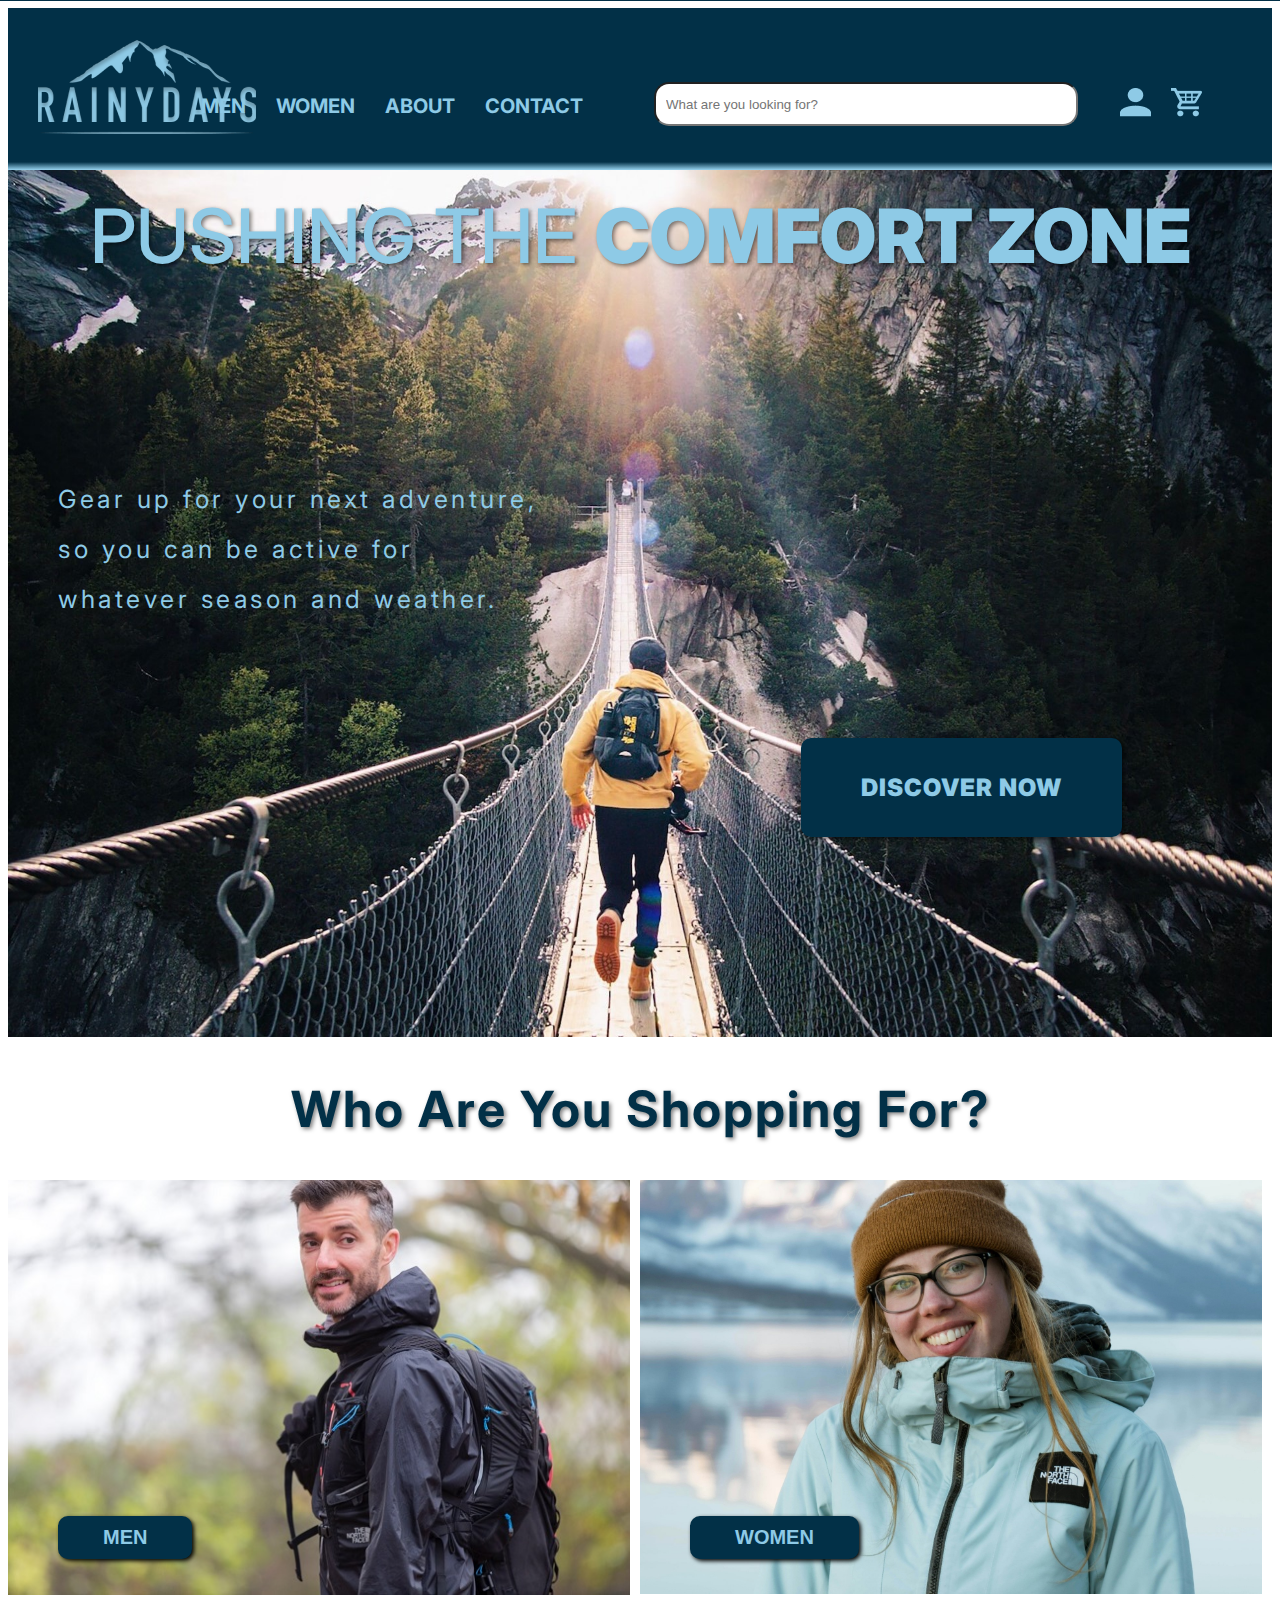
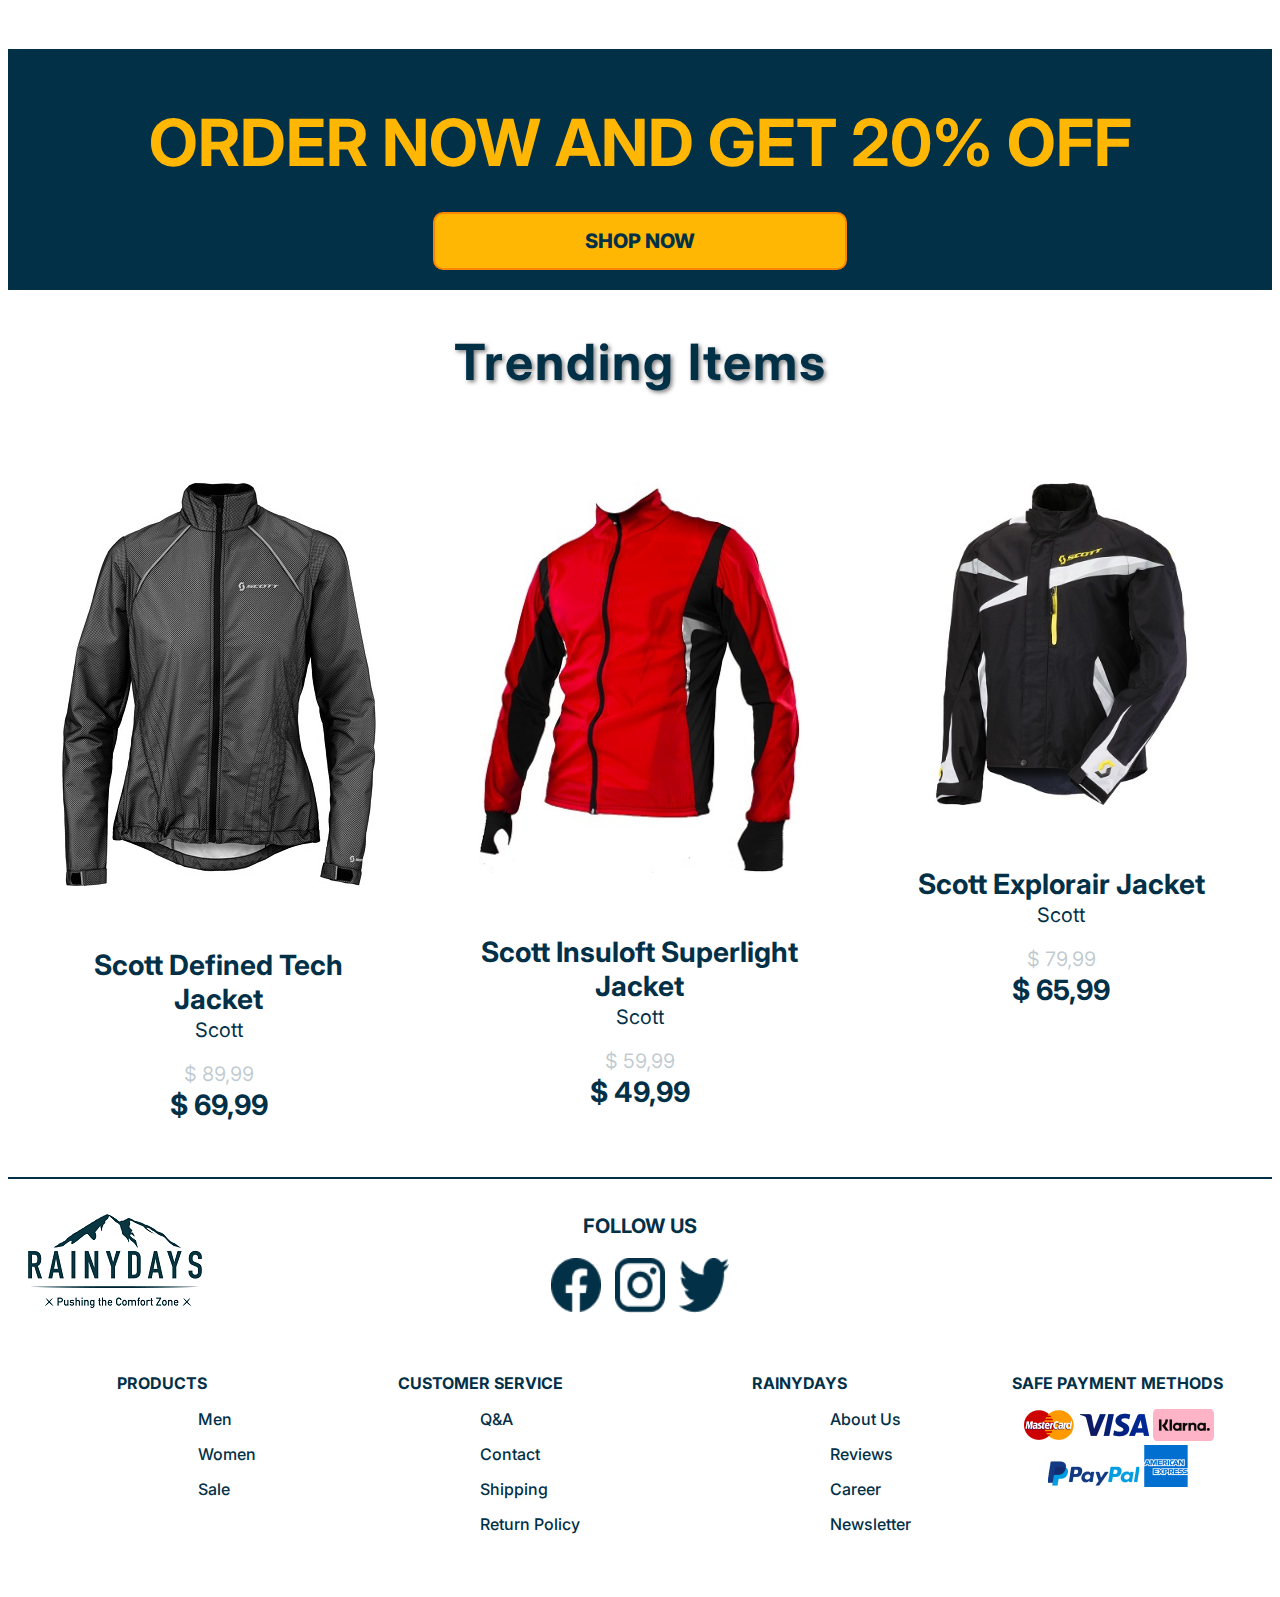
<file: index.html>
<!DOCTYPE html>
<html lang="en">
<head>
  <meta charset="UTF-8">
  <meta name="viewport" content="width=device-width, initial-scale=1.0">
  <link rel="stylesheet" href="css/styles.css">
  <link rel="stylesheet" href="css/index.css">
  <link rel="stylesheet" href="css/jackets.css">
  <link rel="preconnect" href="https://fonts.googleapis.com">
  <link rel="preconnect" href="https://fonts.gstatic.com" crossorigin>
  <link href="https://fonts.googleapis.com/css2?family=Inter:wght@100..900&display=swap" rel="stylesheet">
  <link rel="apple-touch-icon" sizes="180x180" href="assets/images/favicon/apple-touch-icon.png">
  <link rel="icon" type="image/png" sizes="32x32" href="assets/images/favicon/favicon-32x32.png">
  <link rel="icon" type="image/png" sizes="16x16" href="assets/images/favicon/favicon-16x16.png">
  <link rel="manifest" href="/site.webmanifest">
  <title>Rainydays - Home</title>
  <meta property="og:title" content="Rainydays - Home">
  <meta property="og:url" content="https://www.raiydays.com/home">
  <meta property="og:type" content="website">
  <meta property="og:image" content="assets/images/RainyDays_Logo1.png">
</head>


<body>
  <header>
     <div class="logo-container">
       <a class="logo" href="index.html">
          <img class="logo-image" src="assets/images/RainyDays_Logo1.png"alt="Rainydays logo">
       </a>
     </div>
     <nav>
        <ul>
          <li><a href="/shop/men/index.html">men</a></li>
          <li><a href="/shop/women/index.html">women</a></li>
          <li><a href="/html/about.html">about</a></li>
          <li><a href="/html/contact.html">contact</a></li>
       </ul> 
     </nav>
        <input class="search" type="text" placeholder="What are you looking for?">
        <div class="header-links">
            <a href="html/profile.html">
               <img src="assets/images/profile.png" alt="My pages">
            </a>
            <a href="cart/index.html">
               <img src="assets/images/cart.png" alt="Shopping cart">
            </a>      
         </div>
  </header>


  <main>


    <section class="title-container">
       <div class="title-image-container">
          <img src="assets/images/fabio-comparelli-uq2E2V4LhCY-unsplash-cropped.jpg" alt="A man in outdoor gear, running over a suspension bridge, leading into the wilderness">
          <div class="overlay-text top-text">pushing the <span class="bold-text">comfort zone</span></div>
          <div class="overlay-text left-text">
              <p>Gear up for your next adventure,</p>
              <p>so you can be active for</p>
              <p>whatever season and weather.</p>  
           </div>
           <a href="shop/index.html" class="discover-button">discover now</a>
        </div>
    </section>


    <h2 class="section-title">Who Are You Shopping For?</h2>


    <section class="category-container">

      <div class="men-category">
        <a href="shop/men/index.html">
          <img src="assets/images/fil-mazzarino-7IimdEvrXH4-unsplash-cropped.jpg" alt="Men category">
          <button class="men-category-button">men</button></a>
      </div>
      <div class="women-category">
        <a href="shop/women/index.html">
          <img src="assets/images/lucas-ludwig-EfQGtiz-s7w-unsplash-cropped.jpg" alt="Women category">
          <button class="women-category-button">women</button></a>
      </div>
    </section>


    <section class="banner-container">
      <h2 class="banner-text">order now and get 20% off</h2>
      <a href="shop/index.html"><button class="banner-button">shop now</button></a>
    </section>


    <h2 class="section-title">Trending Items</h2>


    <section class="trending-jackets-container">
    

       <div class="trending-jacket-1">
         <a href="product/index.html">
           <img src="assets/images/jackets/RainyDays_Jacket2-cropped.jpg" alt="Scott defined tech jacket">
         <p class="item">Scott Defined Tech Jacket</p>
         <p class="brand">Scott</p>
         <p class="before-price">$ 89,99</p>
         <p class="price">$ 69,99</p>
        </a>
       </div>

       <div class="trending-jacket-2">
         <img src="assets/images/jackets/RainyDays_Jacket3-cropped.jpg" alt="Scott insuloft superlight jacket">
         <p class="item">Scott Insuloft Superlight Jacket</p>
         <p class="brand">Scott</p>
         <p class="before-price">$ 59,99</p>
         <p class="price">$ 49,99</p>
       </div>

       <div class="trending-jacket-3">
         <img src="assets/images/jackets/RainyDays_Jacket4-cropped.jpg" alt="Scott explorair jacket">
         <p class="item">Scott Explorair Jacket</p>
         <p class="brand">Scott</p>
         <p class="before-price">$ 79,99</p>
         <p class="price">$ 65,99</p>
       </div>


    </section>

    
 </main>


 <footer>
    <div class="footer-seperator-line"></div>
    <section class="footer-top">
      <div class="footer-logo">
        <img src="assets/images/rainydays_footer_logo.png" alt="Rainydays footer logo">
      </div>
      <div class="social-icons">
        <p>FOLLOW US</p>
        <img src="assets/images/facebook-logo.png" alt="Rainydays facebook">
        <img src="assets/images/instagram-logo.png" alt="Rainydays instagram">
        <img src="assets/images/twitter-logo.png" alt="Rainydays twitter">
      </div>
    </section>

    <div class="footer-bottom">
      <div class="products">
        <p>PRODUCTS</p>
        <a href="shop/men/index.html">Men</a>
        <a href="shop/women/index.html">Women</a>
        <a href="shop/index.html">Sale</a>
      </div>
      <div class="service">
        <p>CUSTOMER SERVICE</p>
        <a href="q&a.html">Q&A</a>
        <a href="/html/contact.html">Contact</a>
        <a href="shipping.html">Shipping</a>
        <a href="return-policy.html">Return Policy</a>
      </div>
      <div class="rainydays">
        <p>RAINYDAYS</p>
        <a href="/html/about.html">About Us</a>
        <a href="reviews.html">Reviews</a>
        <a href="career.html">Career</a>
        <a href="newsletter.html">Newsletter</a>
      </div>
      <div class="payment">
        <p>SAFE PAYMENT METHODS</p>
        <div class="image-container-1">
          <img src="assets/images/mastercard-logo.png" alt="Mastercard logo">
          <img src="assets/images/visa-logo.png" alt="Visa logo">
          <img src="assets/images/klarna-logo.png" alt="Klarna logo">
        </div>
        <div class="image-container-2">
          <img src="assets/images/pp-logo.png" alt="Paypal logo">
          <img src="assets/images/american-express-logo.png" alt="American express logo">
        </div>
      </div>
 </footer>
</body>
</html>
</file>
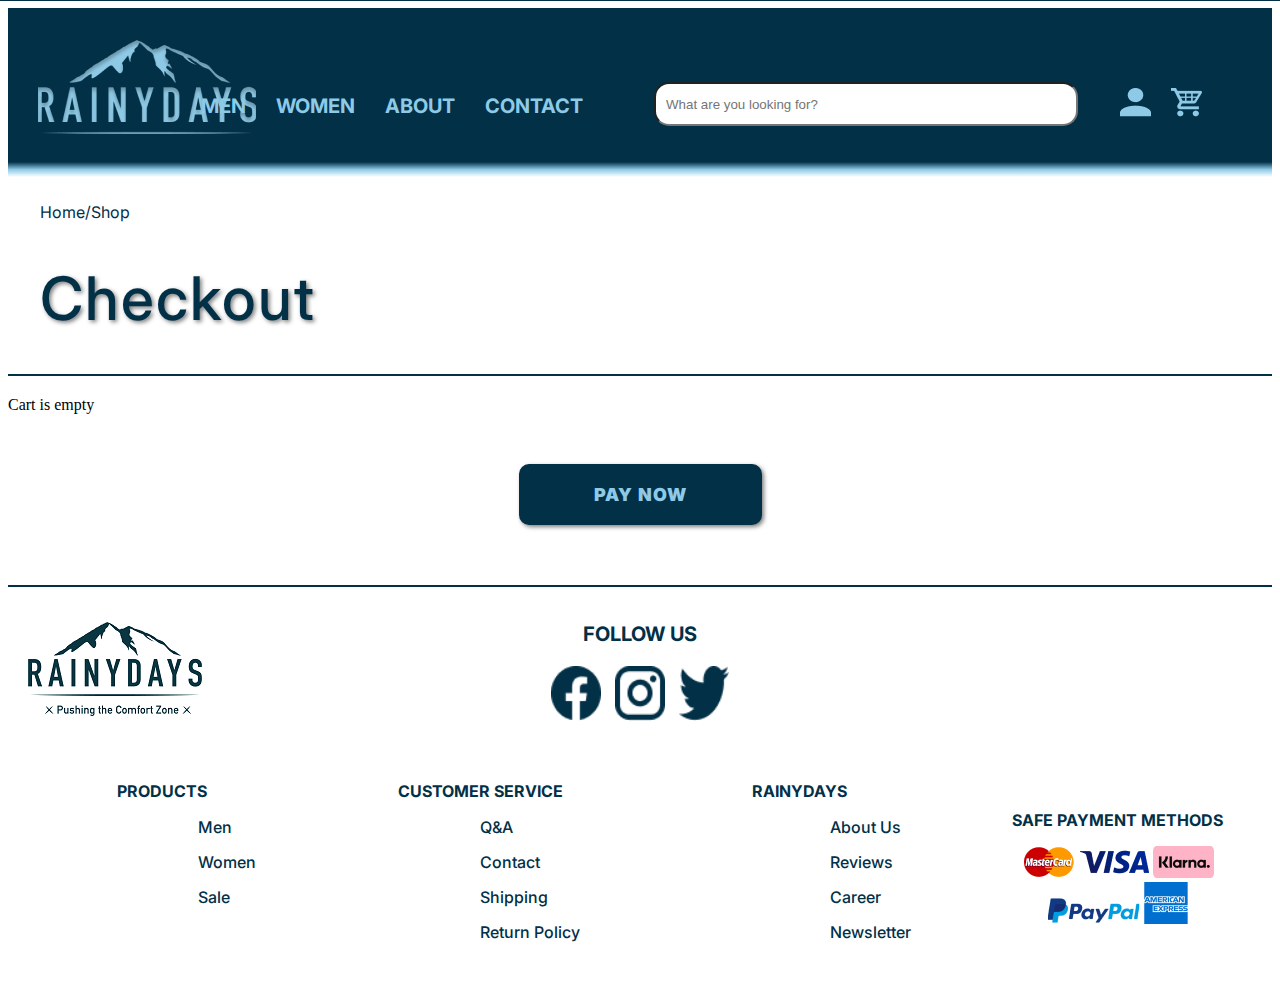
<file: cart/index.html>
<!DOCTYPE html>
<html lang="en">
<head>
  <meta charset="UTF-8">
  <meta name="viewport" content="width=device-width, initial-scale=1.0">
  <link rel="stylesheet" href="/css/styles.css">
  <link rel="stylesheet" href="/css/checkout.css">
  <link rel="preconnect" href="https://fonts.googleapis.com">
  <link rel="preconnect" href="https://fonts.gstatic.com" crossorigin>
  <link href="https://fonts.googleapis.com/css2?family=Inter:wght@100..900&display=swap" rel="stylesheet">
  <link rel="apple-touch-icon" sizes="180x180" href="/assets/images/favicon/apple-touch-icon.png">
  <link rel="icon" type="image/png" sizes="32x32" href="/assets/images/favicon/favicon-32x32.png">
  <link rel="icon" type="image/png" sizes="16x16" href="/assets/images/favicon/favicon-16x16.png">
  <link rel="manifest" href="/site.webmanifest">
  <title>Rainydays - Home</title>
  <meta property="og:title" content="Rainydays - Cart">
  <meta property="og:url" content="https://www.raiydays.com/cart">
  <meta property="og:type" content="website">
  <meta property="og:image" content="assets/images/RainyDays_Logo1.png">
</head>

<body>
  <header>
    <div class="logo-container">
      <a class="logo" href="/index.html">
         <img class="logo-image" src="/assets/images/RainyDays_Logo1.png"alt="Rainydays logo">
      </a>
    </div>
    <nav>
       <ul>
         <li><a href="/shop/men/index.html">men</a></li>
         <li><a href="/shop/women/index.html">women</a></li>
         <li><a href="/html/about.html">about</a></li>
         <li><a href="/html/contact.html">contact</a></li>
      </ul> 
    </nav>
       <input class="search" type="text" placeholder="What are you looking for?">
       <div class="header-links">
           <a href="/html/profile.html">
              <img src="/assets/images/profile.png" alt="My pages">
           </a>
           <a href="/cart/index.html">
              <img src="/assets/images/cart.png" alt="Shopping cart">
           </a>      
        </div>
 </header>


 <main>
  <p class="page-links"><a href="/index.html">Home</a><a href="/shop/shop.html">/Shop</a></p>
  <h1 class="title-text">Checkout</h1>

  <div class="seperator-line"></div>

  <div id="cart-container"></div>


  <div class="back-button-container">
    <a href="/checkout/index.html"><button class="back-button">Pay now</button></a>
  </div>
 </main>

 <script type="module">
  import { displayCart } from "/scripts/cart.mjs";
  displayCart();
</script>


 <footer>
  <div class="footer-seperator-line"></div>
  <section class="footer-top">
    <div class="footer-logo">
      <img src="/assets/images/rainydays_footer_logo.png" alt="Rainydays footer logo">
    </div>
    <div class="social-icons">
      <p>FOLLOW US</p>
      <img src="/assets/images/facebook-logo.png" alt="Rainydays facebook">
      <img src="/assets/images/instagram-logo.png" alt="Rainydays instagram">
      <img src="/assets/images/twitter-logo.png" alt="Rainydays twitter">
    </div>
  </section>

  <div class="footer-bottom">
    <div class="products">
      <p>PRODUCTS</p>
      <a href="/shop/men/index.html">Men</a>
      <a href="/shop/women/index.html">Women</a>
      <a href="/shop/index.html">Sale</a>
    </div>
    <div class="service">
      <p>CUSTOMER SERVICE</p>
      <a href="q&a.html">Q&A</a>
      <a href="/html/contact.html">Contact</a>
      <a href="shipping.html">Shipping</a>
      <a href="return-policy.html">Return Policy</a>
    </div>
    <div class="rainydays">
      <p>RAINYDAYS</p>
      <a href="/html/about.html">About Us</a>
      <a href="reviews.html">Reviews</a>
      <a href="career.html">Career</a>
      <a href="newsletter.html">Newsletter</a>
    </div>
    <div class="payment">
      <p>SAFE PAYMENT METHODS</p>
      <div class="image-container-1">
        <img src="/assets/images/mastercard-logo.png" alt="Mastercard logo">
        <img src="/assets/images/visa-logo.png" alt="Visa logo">
        <img src="/assets/images/klarna-logo.png" alt="Klarna logo">
      </div>
      <div class="image-container-2">
        <img src="/assets/images/pp-logo.png" alt="Paypal logo">
        <img src="/assets/images/american-express-logo.png" alt="American express logo">
      </div>
    </div>
</footer>
</body>
</file>
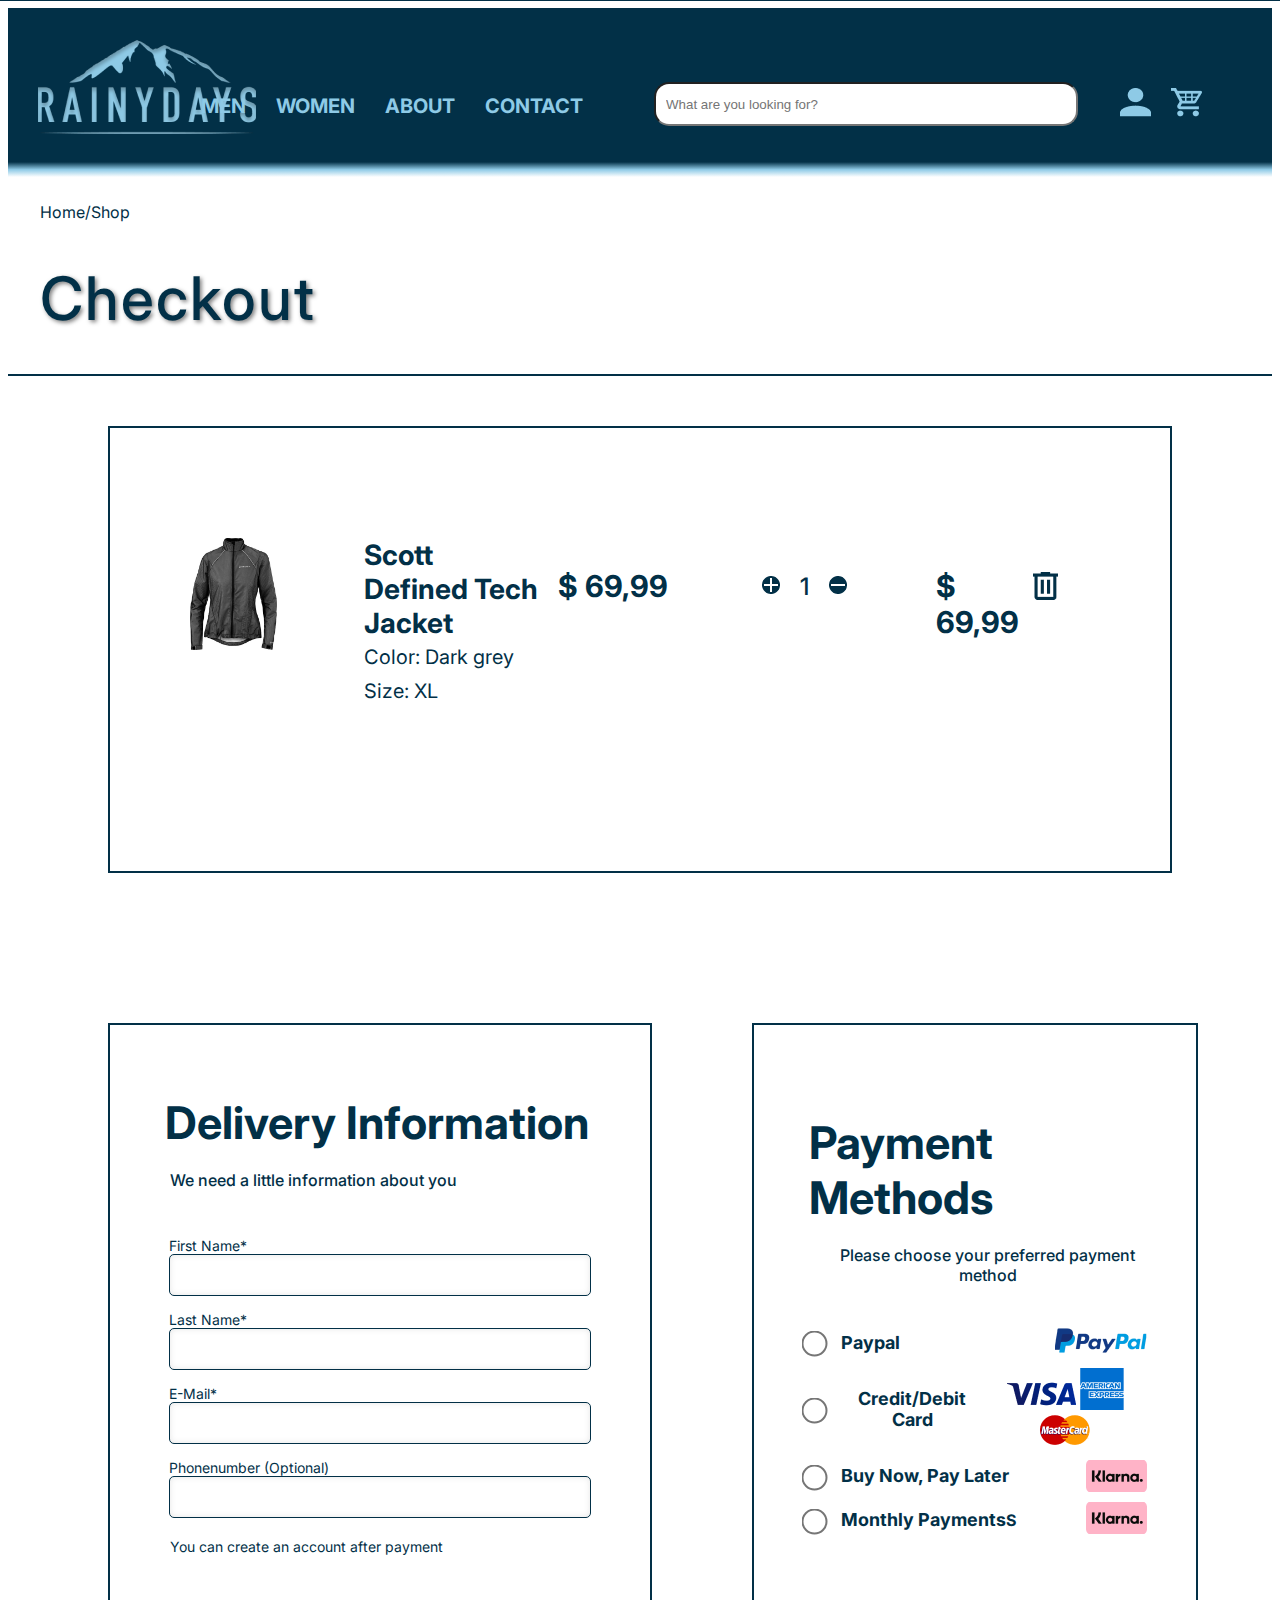
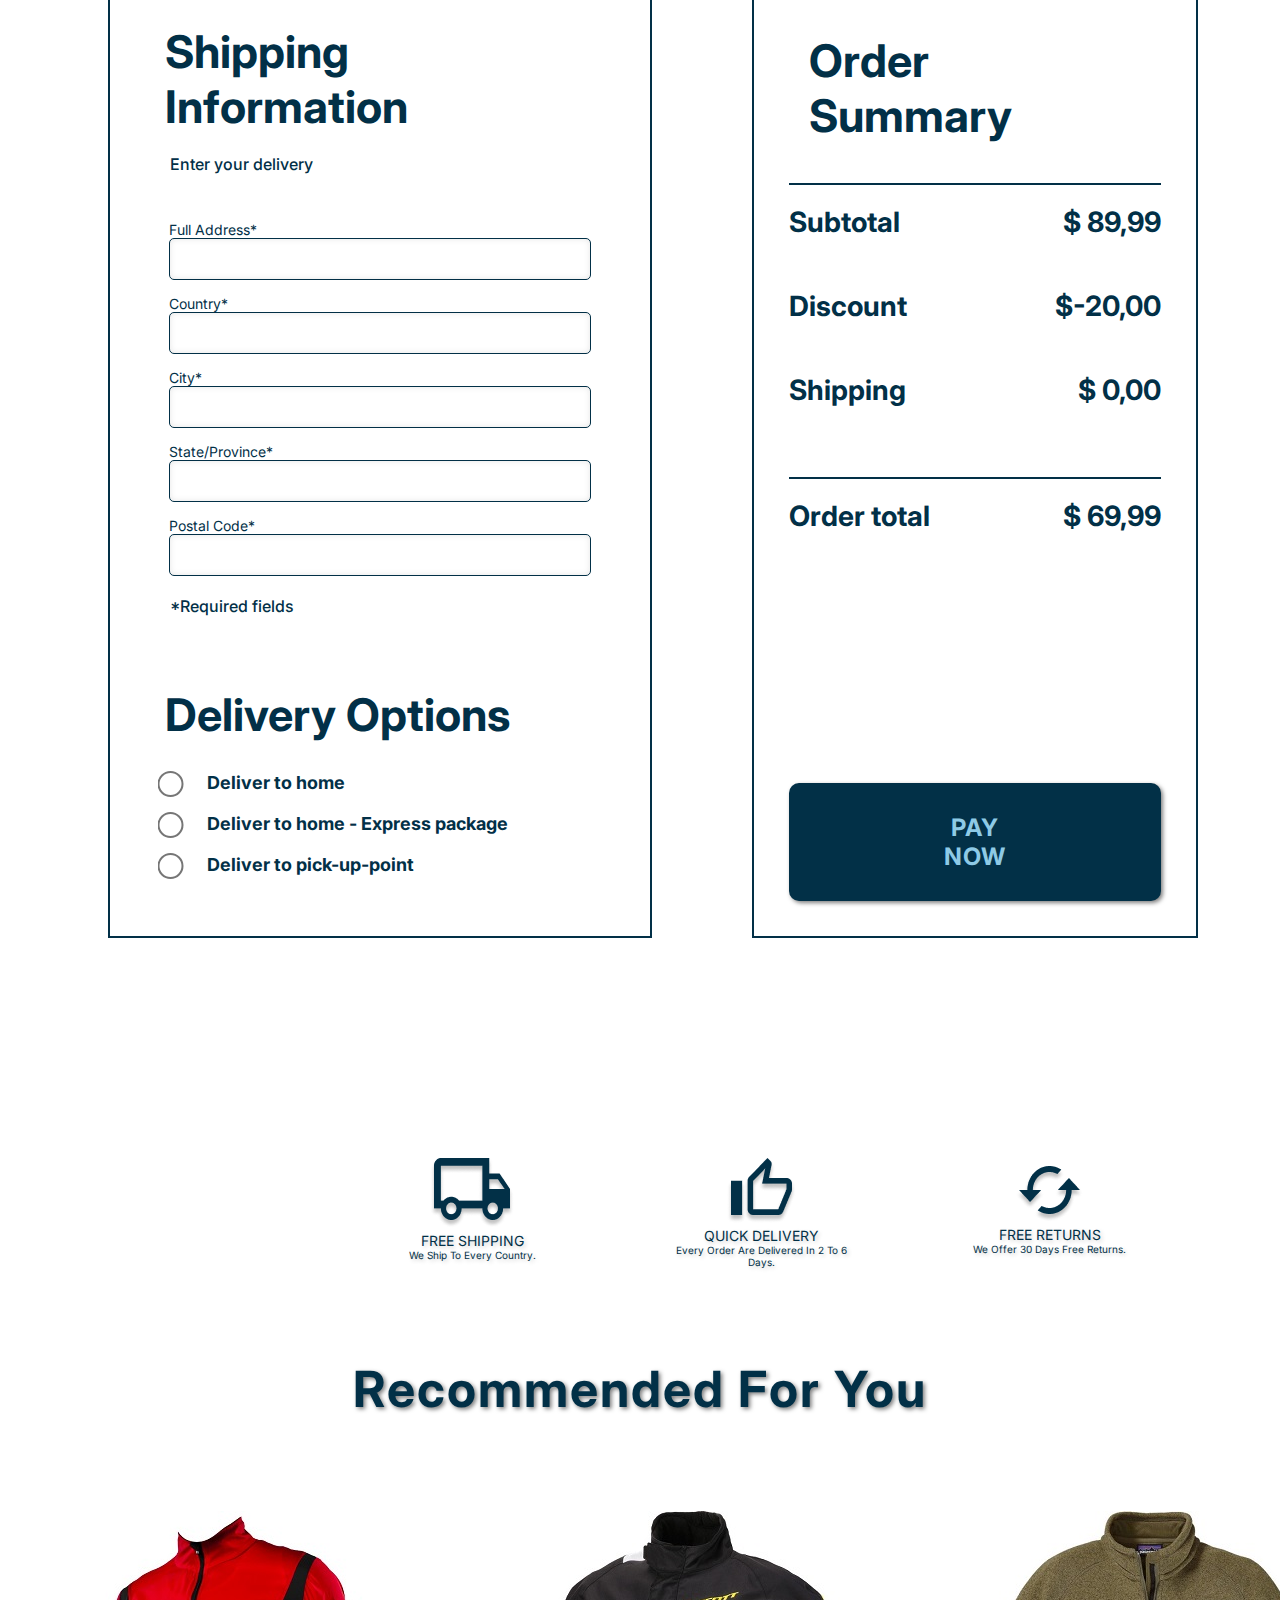
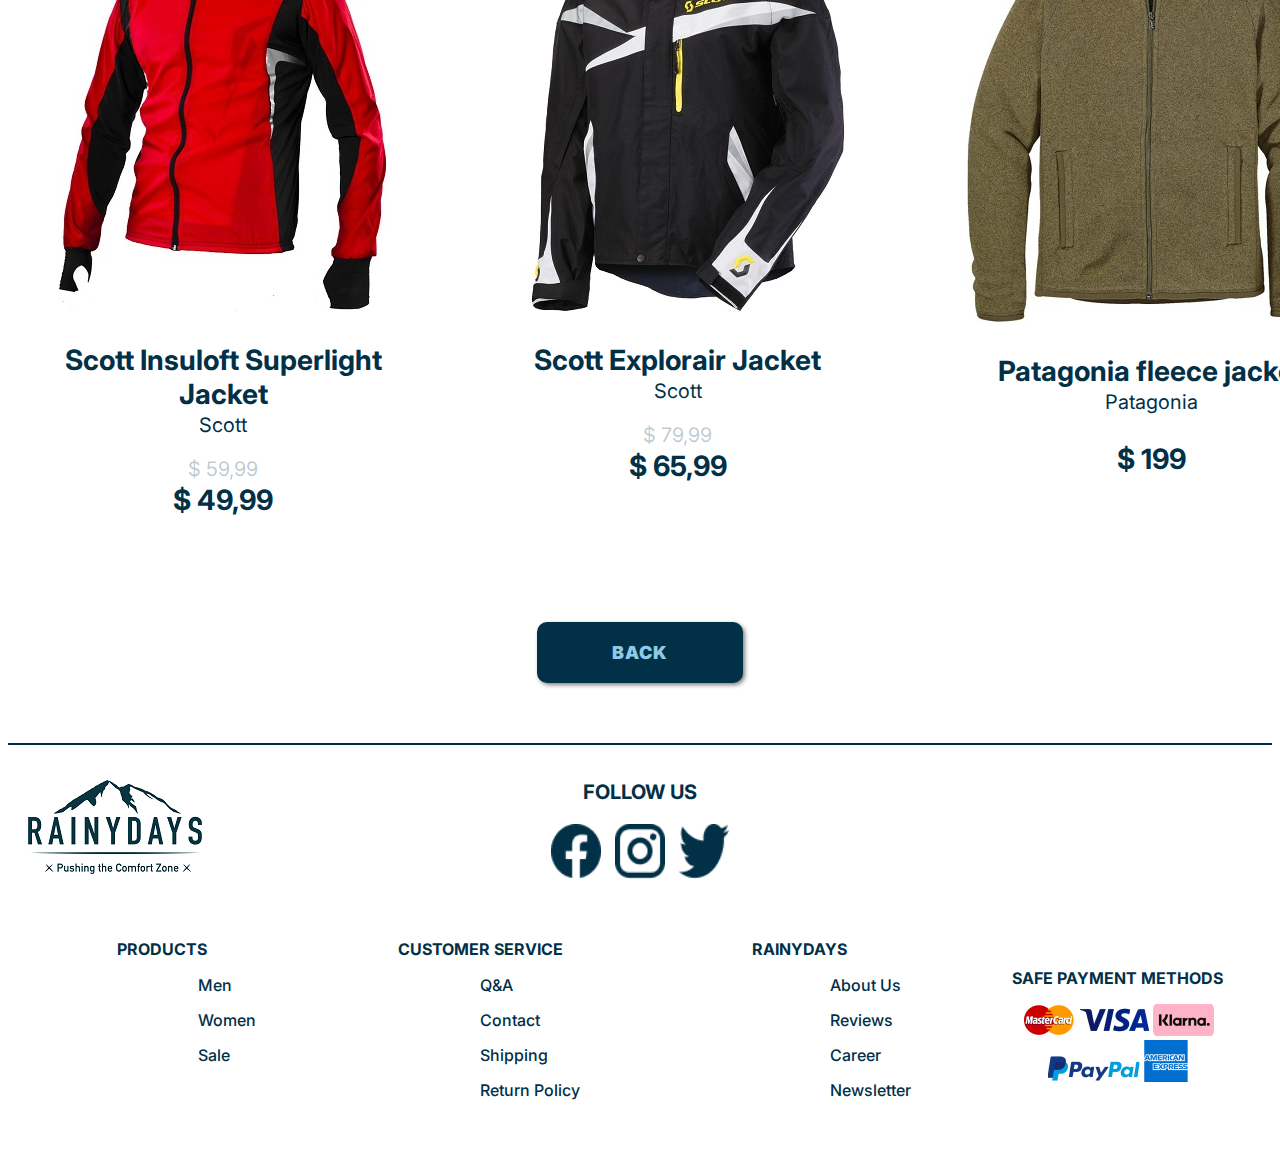
<file: checkout/index.html>
<!DOCTYPE html>
<html lang="en">
<head>
  <meta charset="UTF-8">
  <meta name="viewport" content="width=device-width, initial-scale=1.0">
  <link rel="stylesheet" href="/css/styles.css">
  <link rel="stylesheet" href="/css/checkout.css">
  <link rel="stylesheet" href="/css/jackets.css">
  <link rel="preconnect" href="https://fonts.googleapis.com">
  <link rel="preconnect" href="https://fonts.gstatic.com" crossorigin>
  <link href="https://fonts.googleapis.com/css2?family=Inter:wght@100..900&display=swap" rel="stylesheet">
  <link rel="apple-touch-icon" sizes="180x180" href="/assets/images/favicon/apple-touch-icon.png">
  <link rel="icon" type="image/png" sizes="32x32" href="/assets/images/favicon/favicon-32x32.png">
  <link rel="icon" type="image/png" sizes="16x16" href="/assets/images/favicon/favicon-16x16.png">
  <link rel="manifest" href="/site.webmanifest">
  <title>Rainydays - Checkout</title>
  <meta property="og:title" content="Rainydays - Checkout">
  <meta property="og:url" content="https://www.raiydays.com/checkout">
  <meta property="og:type" content="website">
  <meta property="og:image" content="/assets/images/RainyDays_Logo1.png">
</head>


<body>
  <header>
    <div class="logo-container">
      <a class="logo" href="/index.html">
         <img class="logo-image" src="/assets/images/RainyDays_Logo1.png"alt="Rainydays logo">
      </a>
    </div>
    <nav>
       <ul>
         <li><a href="/shop/shop.html">men</a></li>
         <li><a href="/shop/shop.html">women</a></li>
         <li><a href="/about.html">about</a></li>
         <li><a href="/contact.html">contact</a></li>
      </ul> 
    </nav>
       <input class="search" type="text" placeholder="What are you looking for?">
       <div class="header-links">
           <a href="/html/profile.html">
              <img src="/assets/images/profile.png" alt="My pages">
           </a>
           <a href="/cart/index.html">
              <img src="/assets/images/cart.png" alt="Shopping cart">
           </a>      
        </div>
 </header>


  <main>
    <p class="page-links"><a href="/index.html">Home</a><a href="/shop/shop.html">/Shop</a></p>
    <h1 class="title-text">Checkout</h1>

    <div class="seperator-line"></div>

    <section class="product-container">
      <div class="product-image">
        <img src="/assets/images/jackets/RainyDays_Jacket2-cropped.jpg" alt="Image of Scott Defined Tech Jacket">
      </div>
      <div class="product-text">
        <h2 class="type">Scott Defined Tech Jacket</h2>
        <p class="color-size">Color: Dark grey</p>
        <p class="color-size">Size: XL</p>
      </div>
      <div class="product-price">
        <p class="jacket-price">$ 69,99</p>
      </div>
      <div class="product-amount">
        <div class="image1">
          <img src="/assets/images/plus-symbol.png" alt="Plush icon to add one item"></div>
        <p class="amount">1</p>
        <div class="image2">
          <img src="/assets/images/minus-symbol.png" alt="Minus icon to reduce one item"></div>
      </div>
      <div class="total-price">
        <p class="sub">$ 69,99</p>
      </div>
      <div class="trashcan">
        <a href="/shop/shop.html">
          <img src="/assets/images/Trashcan.png" alt="Trashcan icon to remove item"></a>
      </div>
    </section>




    <div class="container">
      <section class="left-container">
        <div class="delivery-info">
          <h1 class="title">Delivery Information</h1>
          <p class="direction">We need a little information about you</p>
          <form>
            <fieldset class="information-form">
              <label for="first-name">First Name*</label>
              <input type="text" name="first-name" id="first-name" class="form__input" required>
              <label for="last-name">Last Name*</label>
              <input type="text" name="last-name" id="last-name" class="form__input" required>
              <label for="email">E-Mail*</label>
              <input type="email" name="email" id="email" class="form__input" required>
              <label for="phonenumber">Phonenumber (Optional)</label>
              <input type="tel" name="phonenumber" id="phonenumber" class="form__input">
            </fieldset>
            <p class="account">You can create an account after payment</p>
          </form>
        </div>
        <div class="shipping-info">
          <h1 class="title">Shipping Information</h1>
          <p class="direction">Enter your delivery</p>
          <form action="/checkout/confirmation/index.html">
            <fieldset class="information-form">
              <label for="address">Full Address*</label>
              <input type="text" name="address" id="address" class="form__input" required>
              <label for="country">Country*</label>
              <input type="text" name="country" id="country" class="form__input" required>
              <label for="city">City*</label>
              <input type="text" name="city" id="city" class="form__input" required>
              <label for="state/province">State/Province*</label>
              <input type="text" name="state/province" id="state/province" class="form__input" required>
              <label for="postal-code">Postal Code*</label>
              <input type="text" name="postal-code" id="postal-code" class="form__input" required>
            </fieldset>
            <p class="direction">*Required fields</p>
          </form>
        </div>
        <div class="options">
          <h1 class="title">Delivery Options</h1>
          <form action="/checkout/confirmation/index.html">
            <fieldset class="delivery-form">
              <div class="option">
                <input type="radio" name="delivery" id="rad1">
                <label for="rad1">Deliver to home</label>
              </div>
              <div class="option">
                <input type="radio" name="delivery" id="rad2">
                <label for="rad2">Deliver to home - Express package</label>
              </div>
              <div class="option">
                <input type="radio" name="delivery" id="rad3">
                <label for="rad3">Deliver to pick-up-point</label>
              </div>
            </fieldset>
          </form>
        </div>
      </section>

      <section class="right-container">
        <div class="payment">
          <h1 class="title">Payment Methods</h1>
          <p class="direction">Please choose your preferred payment method</p>
          <form action="/checkout/confirmation/index.html">
            <fieldset class="payment-form">
              <div class="pay-option">
                <input type="radio"name="pay" id="pay1">
                <label for="pay1">Paypal</label>
                <div class="images">
                  <img src="/assets/images/pp-logo.png" alt="Paypal logo">
                </div>
              </div>
              <div class="pay-option">
                <input type="radio" name="pay" id="pay2">
                <label for="pay2">Credit/Debit Card</label>
                <div class="images">
                  <img src="/assets/images/visa-logo.png" alt="Visa logo">
                  <img src="/assets/images/american-express-logo.png" alt="American express logo">
                  <img src="/assets/images/mastercard-logo.png" alt="Mastercard logo">
                </div>
              </div>
              <div class="pay-option">
                <input type="radio" name="pay" id="pay3">
                <label for="pay3">Buy Now, Pay Later</label>
                <div class="images"></div>
                  <img src="/assets/images/klarna-logo.png" alt="Klarna-logo">
                </div>
              <div class="pay-option">
               <input type="radio" name="pay" id="pay4">
               <label for="pay4">Monthly Payments</label>S
               <div class="images">
                 <img src="/assets/images/klarna-logo.png" alt="Klarna logo">
               </div>
              </div>
            </fieldset>
          </form>
        </div>
        <h1 class="title">Order Summary</h1>
        <div class="summary">
          <div class="seperator-line"></div>
          <div class="summary-item">
            <h2>Subtotal</h2>
            <h2>$ 89,99</h2>
          </div>
          <div class="summary-item">
            <h2>Discount</h2>
            <h2>$-20,00</h2>
          </div>
          <div class="summary-item">
            <h2>Shipping</h2>
            <h2>$  0,00</h2>
          </div>
          <div class="seperator-line"></div>
          <div class="summary-item">
            <h2>Order total</h2>
            <h2>$  69,99</h2>
          </div>
          <a href="/checkout/confirmation/index.html"><button class="pay-button">PAY NOW</button></a>
        </div>
      </section>
    </div>


    <section class="shipping-icons-container">

      <div class="shipping-icons-1">
        <img src="/assets/images/truck.png" alt="Shipping truck">
        <p class="shipping-title">free shipping</p>
        <p class="shipping-text">we ship to every country.</p>
      </div>
      <div class="shipping-icons-2">
        <img src="/assets/images/thumb-up.png" alt="Thumbs up">
        <p class="shipping-title">quick delivery</h6>
        <p class="shipping-text">every order are delivered in 2 to 6 days.</p>
      </div>
      <div class="shipping-icons-3">
        <img src="/assets/images/return.png" alt="Return">
        <p class="shipping-title">free returns</p>
        <p class="shipping-text">we offer 30 days free returns.</p>
      </div>      
    </section>

    <h2 class="section-title"> Recommended For You </h2>

    <section class="recommended-item-container">

      <div class="recommended-item-1">
        <img src="/assets/images/jackets/RainyDays_Jacket3-cropped.jpg" alt="Scott insuloft superlight jacket">
        <p class="item">Scott Insuloft Superlight Jacket</p>
        <p class="brand">Scott</p>
        <p class="before-price">$ 59,99</p>
        <p class="price">$ 49,99</p>
      </div>

      <div class="recommended-item-2">
        <img src="/assets/images/jackets/RainyDays_Jacket4-cropped.jpg" alt="Scott explorair jacket">
        <p class="item">Scott Explorair Jacket</p>
        <p class="brand">Scott</p>
        <p class="before-price">$ 79,99</p>
        <p class="price">$ 65,99</p>
      </div>

      <div class="recommended-item-3">
        <img src="/assets/images/jackets/RainyDays_Jacket7-cropped.jpg" alt="of Patagonia fleece jacket">
        <p class="item">Patagonia fleece jacket</p>
        <p class="brand">Patagonia</p>
        <p class="price-2">$ 199</p>
      </div>

    </section>

    <div class="back-button-container">
      <a href="/index.html"><button class="back-button">Back</button></a>
    </div>

  </main>


  <footer>
    <div class="footer-seperator-line"></div>
    <div class="footer-top">
      <div class="footer-logo">
        <img src="/assets/images/rainydays_footer_logo.png" alt="Rainydays footer logo">
      </div>
      <div class="social-icons">
        <p>FOLLOW US</p>
        <img src="/assets/images/facebook-logo.png" alt="Rainydays facebook">
        <img src="/assets/images/instagram-logo.png" alt="Rainydays instagram">
        <img src="/assets/images/twitter-logo.png" alt="Rainydays twitter">
      </div>
    </div>
    <div class="footer-bottom">
      <div class="products">
        <p>PRODUCTS</p>
        <a href="/shop/shop.html">Men</a>
        <a href="/shop/shop.html">Women</a>
        <a href="/shop/shop.html">Sale</a>
      </div>
      <div class="service">
        <p>CUSTOMER SERVICE</p>
        <a href="q&a.html">Q&A</a>
        <a href="contact.html">Contact</a>
        <a href="shipping.html">Shipping</a>
        <a href="return-policy.html">Return Policy</a>
      </div>
      <div class="rainydays">
        <p>RAINYDAYS</p>
        <a href="about.html">About Us</a>
        <a href="reviews.html">Reviews</a>
        <a href="career.html">Career</a>
        <a href="newsletter.html">Newsletter</a>
      </div>
      <div class="payment">
        <p>SAFE PAYMENT METHODS</p>
        <div class="image-container-1">
          <img src="/assets/images/mastercard-logo.png" alt="Mastercard logo">
          <img src="/assets/images/visa-logo.png" alt="Visa logo">
          <img src="/assets/images/klarna-logo.png" alt="Klarna logo">
        </div>
        <div class="image-container-2">
          <img src="/assets/images/pp-logo.png" alt="Paypal logo">
          <img src="/assets/images/american-express-logo.png" alt="American express logo">
        </div>
     </div>
 </footer>
</body>
</html>
</file>
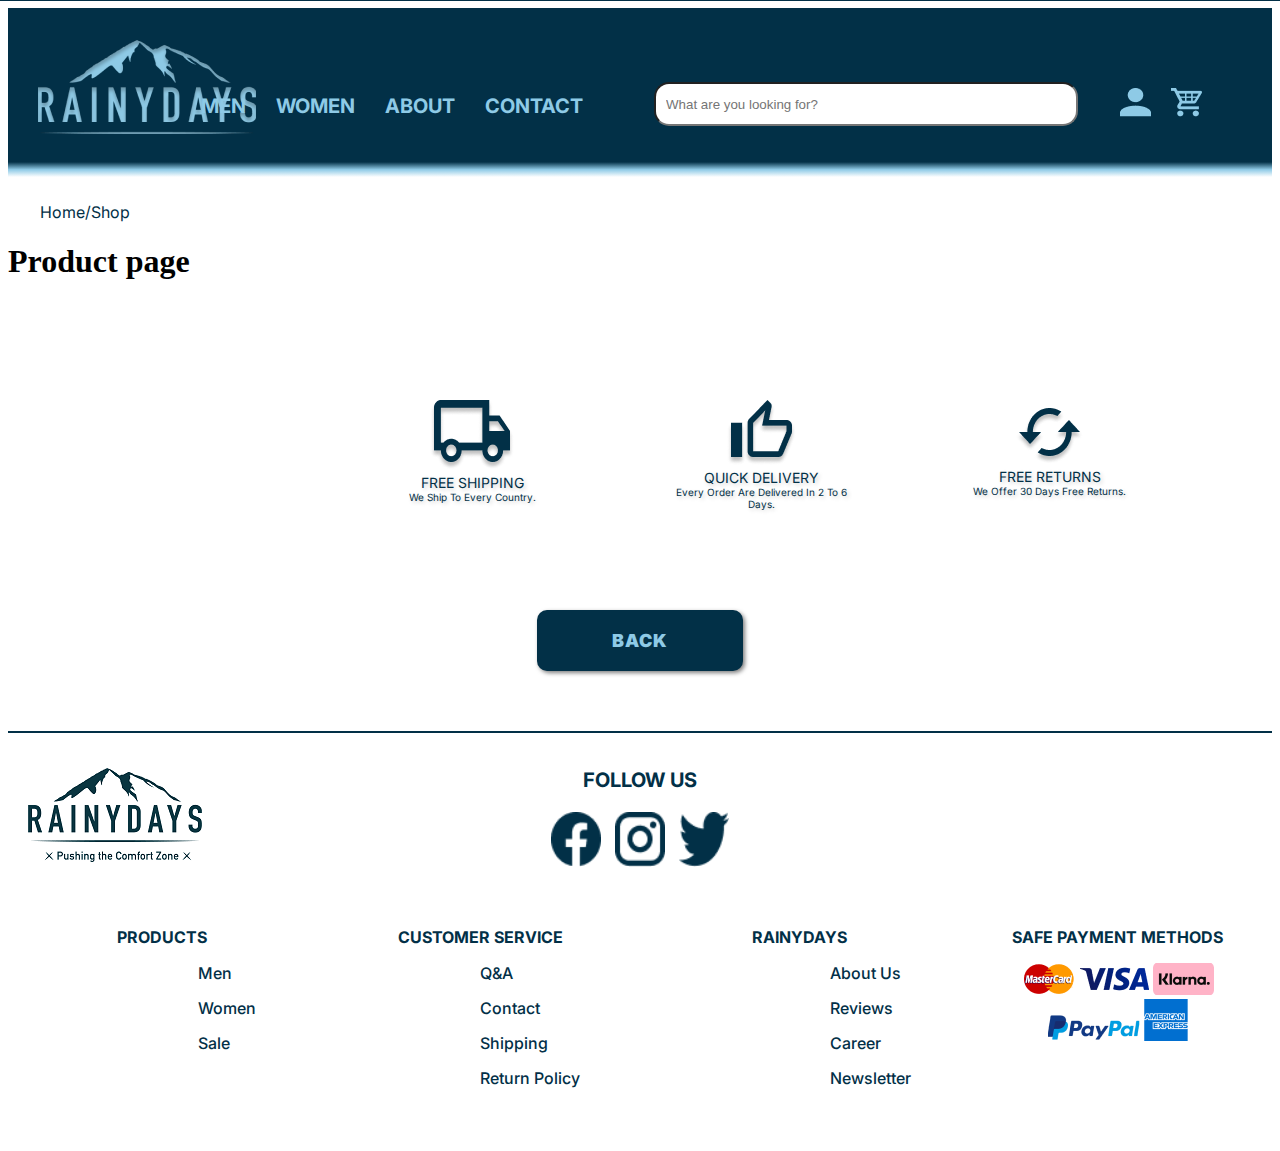
<file: product/index.html>
<!DOCTYPE html>
<html lang="en">
<head>
  <meta charset="UTF-8">
  <meta name="viewport" content="width=device-width, initial-scale=1.0">
  <link rel="stylesheet" href="/css/styles.css">
  <link rel="stylesheet" href="/css/product.css">
  <link rel="preconnect" href="https://fonts.googleapis.com">
  <link rel="preconnect" href="https://fonts.gstatic.com" crossorigin>
  <link href="https://fonts.googleapis.com/css2?family=Inter:wght@100..900&display=swap" rel="stylesheet">
  <link rel="apple-touch-icon" sizes="180x180" href="/assets/images/favicon/apple-touch-icon.png">
  <link rel="icon" type="image/png" sizes="32x32" href="/assets/images/favicon/favicon-32x32.png">
  <link rel="icon" type="image/png" sizes="16x16" href="/assets/images/favicon/favicon-16x16.png">
  <link rel="manifest" href="/site.webmanifest">
  <title>Scott Defined Tech Jacket</title>
  <meta property="og:title" content="Rainydays - Scott-Defined-Tech-Jacket">
  <meta property="og:url" content="https://www.raiydays.com/scott-defined-tech-jacket">
  <meta property="og:type" content="website">
  <meta property="og:image" content="/assets/images/RainyDays_Logo1.png">
  <script src="/scripts/handleProduct.mjs" type="module"></script>
</head>


<body>
  <header>
    <div class="logo-container">
      <a class="logo" href="/index.html">
         <img class="logo-image" src="/assets/images/RainyDays_Logo1.png"alt="Rainydays logo">
      </a>
    </div>
    <nav>
       <ul>
         <li><a href="/shop/men/index.html">men</a></li>
         <li><a href="/shop/women/index.html">women</a></li>
         <li><a href="/html/about.html">about</a></li>
         <li><a href="/html/contact.html">contact</a></li>
      </ul> 
    </nav>
       <input class="search" type="text" placeholder="What are you looking for?">
       <div class="header-links">
           <a href="/html/profile.html">
              <img src="/assets/images/profile.png" alt="My pages">
           </a>
           <a href="/cart/index.html">
              <img src="/assets/images/cart.png" alt="Shopping cart">
           </a>      
        </div>
  </header>

  <main>
    <p class="page-links"><a href="/index.html">Home</a>/<a href="/shop/index.html">Shop</a></p>

    <h1>Product page</h1>

    <div id="display-container"></div>



    <section class="shipping-icons-container">

      <div class="shipping-icons-1">
        <img src="/assets/images/truck.png" alt="Shipping truck">
        <p class="shipping-title">free shipping</p>
        <p class="shipping-text">we ship to every country.</p>
      </div>
      <div class="shipping-icons-2">
        <img src="/assets/images/thumb-up.png" alt="Thumbs up">
        <p class="shipping-title">quick delivery</p>
        <p class="shipping-text">every order are delivered in 2 to 6 days.</p>
      </div>
      <div class="shipping-icons-3">
        <img src="/assets/images/return.png" alt="Return">
        <p class="shipping-title">free returns</p>
        <p class="shipping-text">we offer 30 days free returns.</p>
      </div>      
    </section>

    <div class="back-button-container">
      <a href="/index.html"><button class="back-button">Back</button></a>
    </div>

  </main>

  <footer>
    <div class="footer-seperator-line"></div>
    <div class="footer-top">
      <div class="footer-logo">
        <img src="/assets/images/rainydays_footer_logo.png" alt="Rainydays footer logo">
      </div>
      <div class="social-icons">
        <p>FOLLOW US</p>
        <img src="/assets/images/facebook-logo.png" alt="Rainydays facebook">
        <img src="/assets/images/instagram-logo.png" alt="Rainydays instagram">
        <img src="/assets/images/twitter-logo.png" alt="Rainydays twitter">
      </div>
    </div>
    <div class="footer-bottom">
      <div class="products">
        <p>PRODUCTS</p>
        <a href="/shop/men/index.html">Men</a>
        <a href="/shop/women/index.html">Women</a>
        <a href="/shop/index.html">Sale</a>
      </div>
      <div class="service">
        <p>CUSTOMER SERVICE</p>
        <a href="q&a.html">Q&A</a>
        <a href="/html/contact.html">Contact</a>
        <a href="shipping.html">Shipping</a>
        <a href="return-policy.html">Return Policy</a>
      </div>
      <div class="rainydays">
        <p>RAINYDAYS</p>
        <a href="/html/about.html">About Us</a>
        <a href="reviews.html">Reviews</a>
        <a href="career.html">Career</a>
        <a href="newsletter.html">Newsletter</a>
      </div>
      <div class="payment">
        <p>SAFE PAYMENT METHODS</p>
        <div class="image-container-1">
          <img src="/assets/images/mastercard-logo.png" alt="Mastercard logo">
          <img src="/assets/images/visa-logo.png" alt="Visa logo">
          <img src="/assets/images/klarna-logo.png" alt="Klarna logo">
        </div>
        <div class="image-container-2">
          <img src="/assets/images/pp-logo.png" alt="Paypal logo">
          <img src="/assets/images/american-express-logo.png" alt="American express logo">
        </div>
     </div>
 </footer>



</body>
</html>
</file>
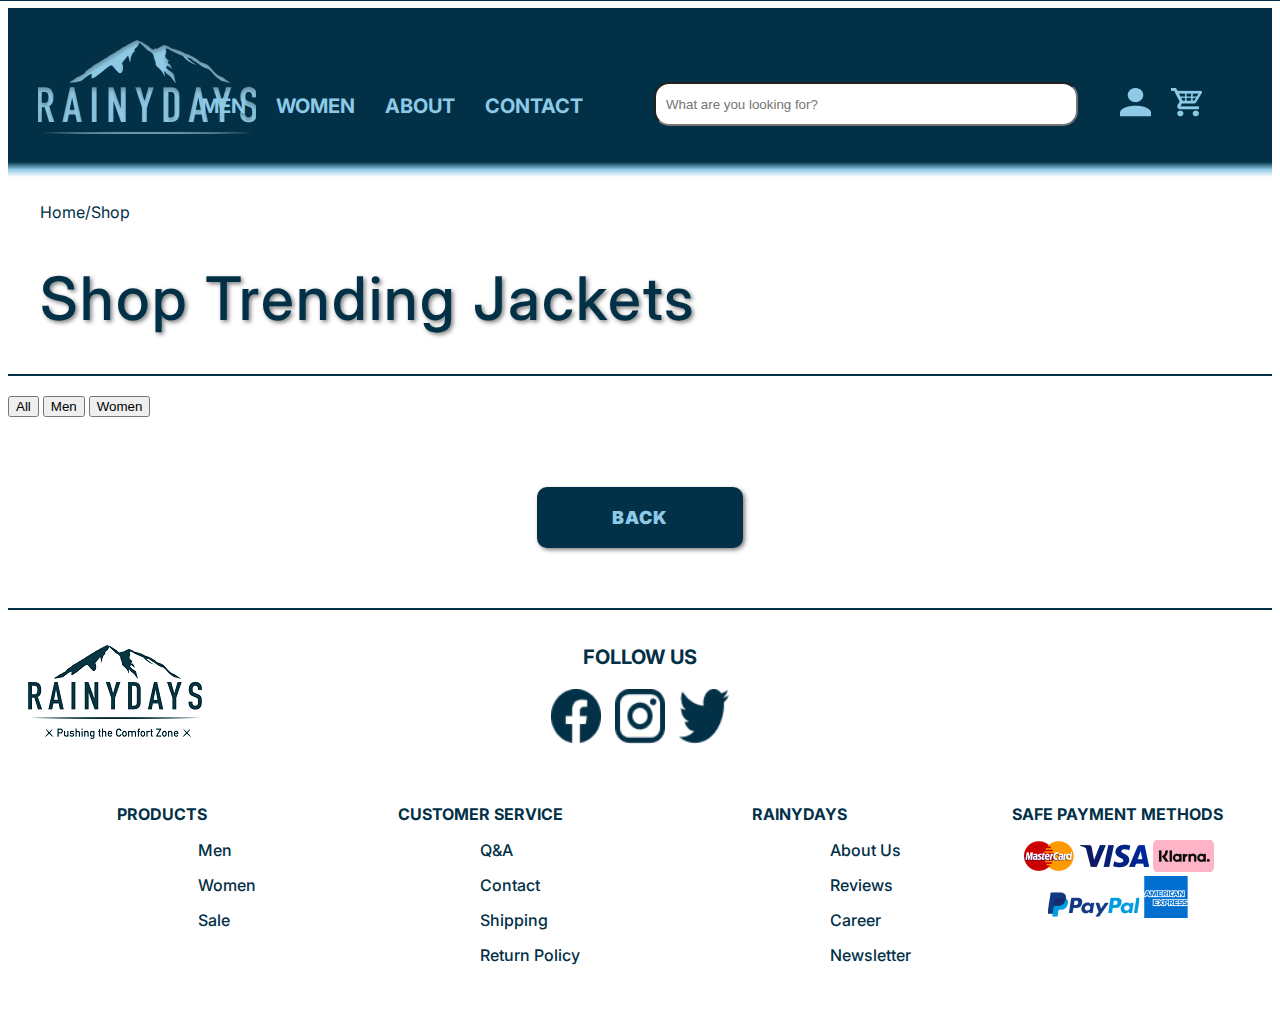
<file: shop/index.html>
<!DOCTYPE html>
<html lang="en">
<head>
  <meta charset="UTF-8">
  <meta name="viewport" content="width=device-width, initial-scale=1.0">
  <link rel="stylesheet" href="/css/styles.css">
  <link rel="stylesheet" href="/css/shop.css">
  <link rel="stylesheet" href="/css/jackets.css">
  <link rel="preconnect" href="https://fonts.googleapis.com">
  <link rel="preconnect" href="https://fonts.gstatic.com" crossorigin>
  <link href="https://fonts.googleapis.com/css2?family=Inter:wght@100..900&display=swap" rel="stylesheet">
  <link rel="apple-touch-icon" sizes="180x180" href="/assets/images/favicon/apple-touch-icon.png">
  <link rel="icon" type="image/png" sizes="32x32" href="/assets/images/favicon/favicon-32x32.png">
  <link rel="icon" type="image/png" sizes="16x16" href="/assets/images/favicon/favicon-16x16.png">
  <link rel="manifest" href="/site.webmanifest">
  <title>Rainydays - Shop</title>
  <meta property="og:title" content="Rainydays - Shop">
  <meta property="og:url" content="https://www.raiydays.com/shop">
  <meta property="og:type" content="website">
  <meta property="og:image" content="/assets/images/RainyDays_Logo1.png">
  <script src="/scripts/main.mjs" type="module"></script>
</head>


<body>
  <header>
    <div class="logo-container">
      <a class="logo" href="/index.html">
         <img class="logo-image" src="/assets/images/RainyDays_Logo1.png"alt="Rainydays logo">
      </a>
    </div>
    <nav>
       <ul>
         <li><a href="/shop/index.html">men</a></li>
         <li><a href="/shop/index.html">women</a></li>
         <li><a href="/html/about.html">about</a></li>
         <li><a href="/html/contact.html">contact</a></li>
      </ul> 
    </nav>
       <input class="search" type="text" placeholder="What are you looking for?">
       <div class="header-links">
           <a href="/html/profile.html">
              <img src="/assets/images/profile.png" alt="My pages">
           </a>
           <a href="/cart/index.html">
              <img src="/assets/images/cart.png" alt="Shopping cart">
           </a>      
        </div>
 </header>


  <main>
    <p class="page-links"><a href="/index.html">Home</a>/Shop</p>
    <h1 class="title-text">Shop Trending Jackets</h1>

    <div class="seperator-line"></div>

    <div class="filter">
      <button class="filter-button" id="filter-all">All</button>
      <button class="filter-button" id="filter-men">Men</button>
      <button class="filter-button" id="filter-women">Women</button>
    </div>

    <section class="jacket-row-1">
      <ul id="jacketSection"></ul>     
    </section>

    <div class="back-button-container">
      <a href="/index.html"><button class="back-button">Back</button></a>
    </div>


  </main>


  <footer>
    <div class="footer-seperator-line"></div>
    <div class="footer-top">
      <div class="footer-logo">
        <img src="/assets/images/rainydays_footer_logo.png" alt="Rainydays footer logo">
      </div>
      <div class="social-icons">
        <p>FOLLOW US</p>
        <img src="/assets/images/facebook-logo.png" alt="Rainydays facebook">
        <img src="/assets/images/instagram-logo.png" alt="Rainydays instagram">
        <img src="/assets/images/twitter-logo.png" alt="Rainydays twitter">
      </div>
    </div>
    <div class="footer-bottom">
      <div class="products">
        <p>PRODUCTS</p>
        <a href="/shop/men/index.html">Men</a>
        <a href="/shop/women/index.html">Women</a>
        <a href="/shop/index.html">Sale</a>
      </div>
      <div class="service">
        <p>CUSTOMER SERVICE</p>
        <a href="q&a.html">Q&A</a>
        <a href="/html/contact.html">Contact</a>
        <a href="shipping.html">Shipping</a>
        <a href="return-policy.html">Return Policy</a>
      </div>
      <div class="rainydays">
        <p>RAINYDAYS</p>
        <a href="/html/about.html">About Us</a>
        <a href="reviews.html">Reviews</a>
        <a href="career.html">Career</a>
        <a href="newsletter.html">Newsletter</a>
      </div>
      <div class="payment">
        <p>SAFE PAYMENT METHODS</p>
        <div class="image-container-1">
          <img src="/assets/images/mastercard-logo.png" alt="Mastercard logo">
          <img src="/assets/images/visa-logo.png" alt="Visa logo">
          <img src="/assets/images/klarna-logo.png" alt="Klarna logo">
        </div>
        <div class="image-container-2">
          <img src="/assets/images/pp-logo.png" alt="Paypal logo">
          <img src="/assets/images/american-express-logo.png" alt="American express logo">
        </div>
     </div>
 </footer>
</body>
</html>
</file>
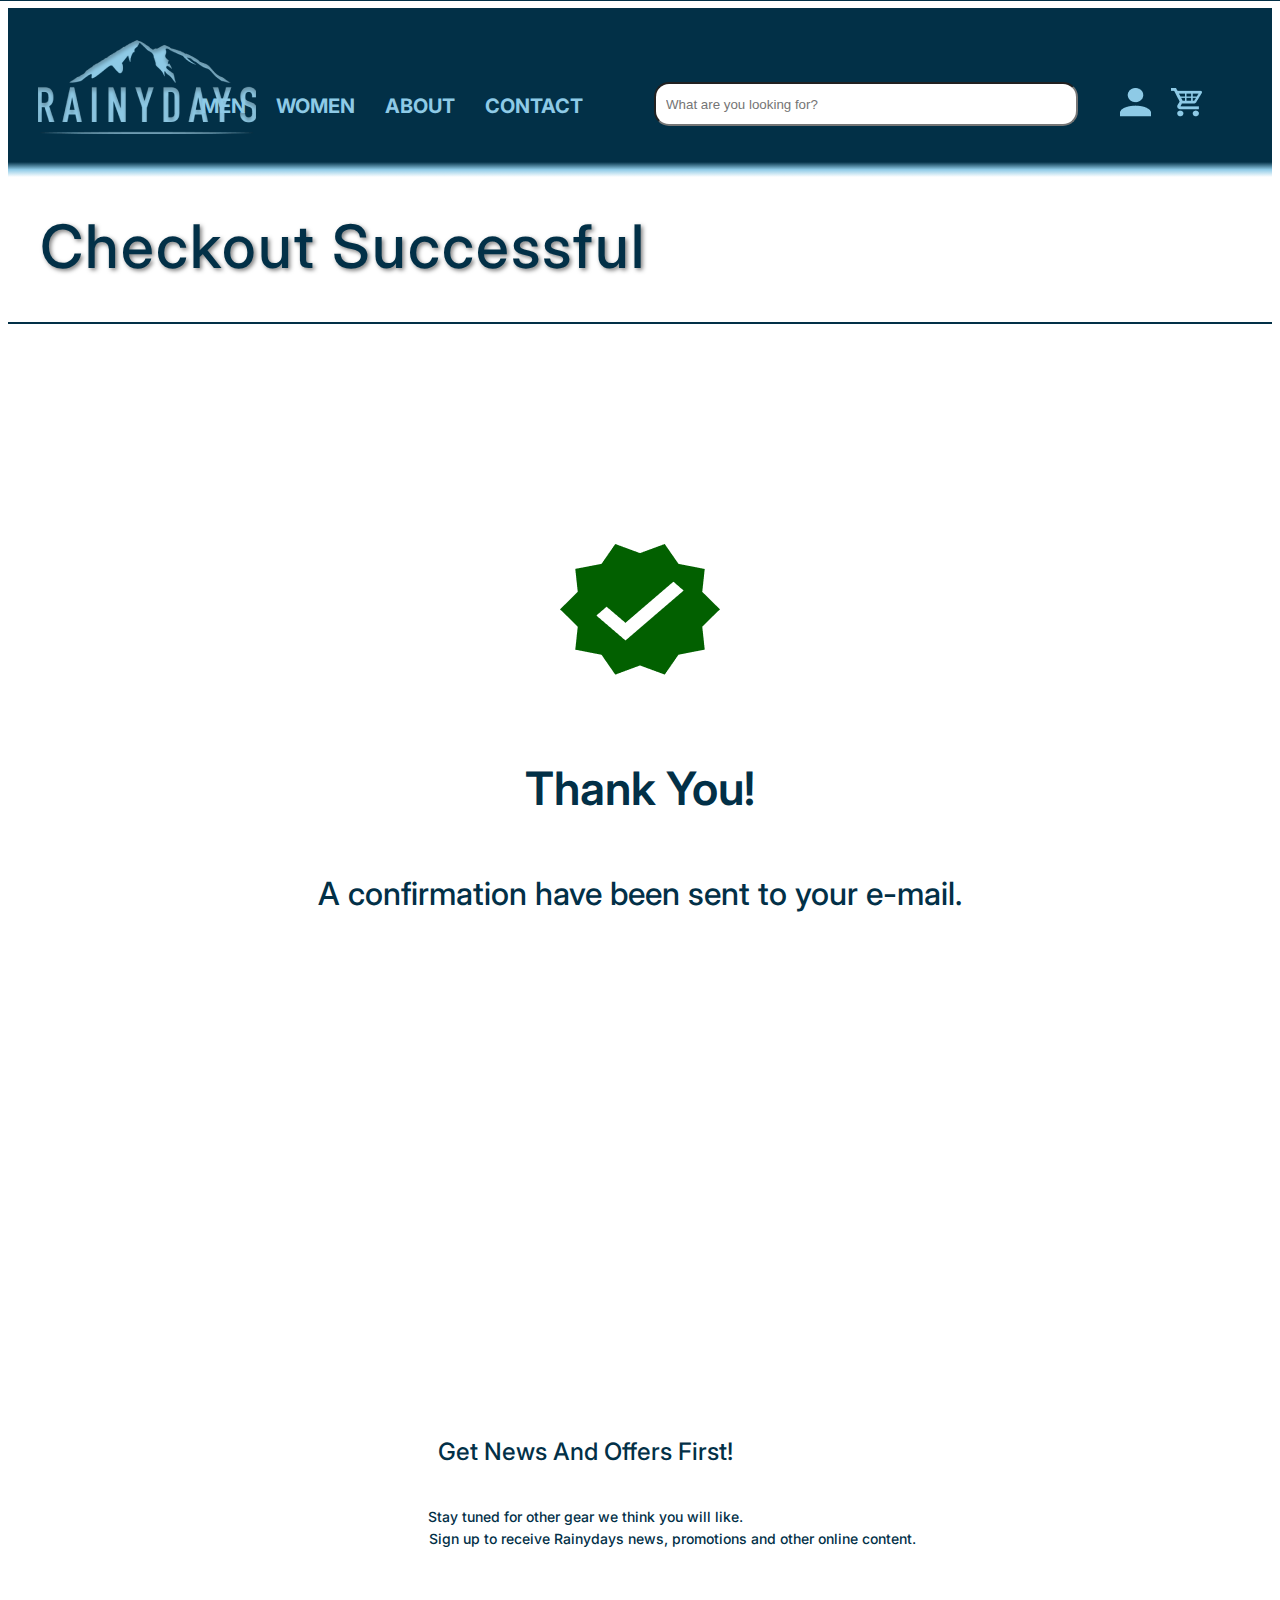
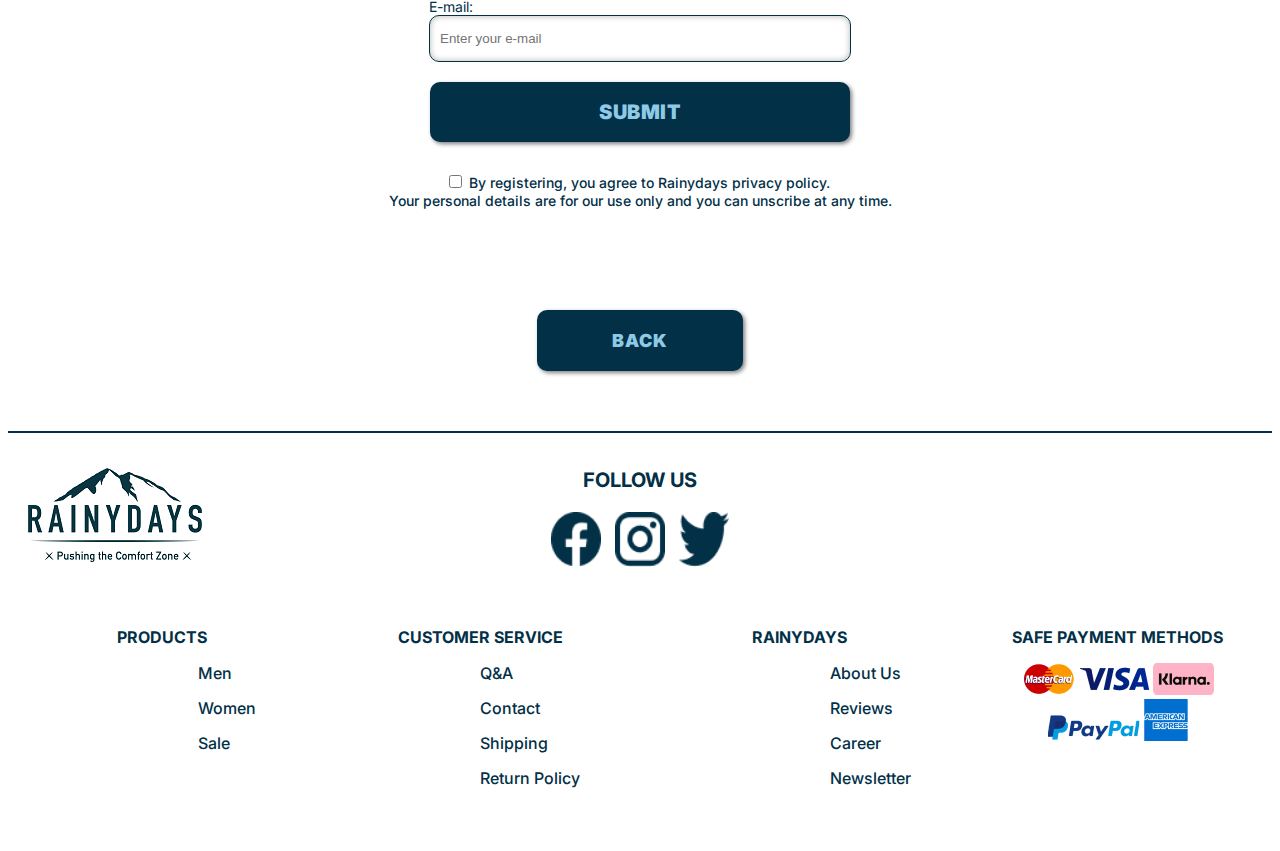
<file: checkout/confirmation/index.html>
<!DOCTYPE html>
<html lang="en">
<head>
  <meta charset="UTF-8">
  <meta name="viewport" content="width=device-width, initial-scale=1.0">
  <link rel="stylesheet" href="/css/styles.css">
  <link rel="stylesheet" href="/css/confirmation.css">
  <link rel="preconnect" href="https://fonts.googleapis.com">
  <link rel="preconnect" href="https://fonts.gstatic.com" crossorigin>
  <link href="https://fonts.googleapis.com/css2?family=Inter:wght@100..900&display=swap" rel="stylesheet">
  <link rel="apple-touch-icon" sizes="180x180" href="/assets/images/favicon/apple-touch-icon.png">
  <link rel="icon" type="image/png" sizes="32x32" href="/assets/images/favicon/favicon-32x32.png">
  <link rel="icon" type="image/png" sizes="16x16" href="/assets/images/favicon/favicon-16x16.png">
  <link rel="manifest" href="/site.webmanifest">
  <title>Rainydays</title>
  <meta property="og:title" content="Rainydays - Checkout Confirmation">
  <meta property="og:url" content="https://www.raiydays.com/checkout-confirmation">
  <meta property="og:type" content="website">
  <meta property="og:image" content="/assets/images/RainyDays_Logo1.png">
</head>


<body>
  <header>
    <div class="logo-container">
      <a class="logo" href="/index.html">
         <img class="logo-image" src="/assets/images/RainyDays_Logo1.png"alt="Rainydays logo">
      </a>
    </div>
    <nav>
       <ul>
         <li><a href="/shop/shop.html">men</a></li>
         <li><a href="/shop/shop.html">women</a></li>
         <li><a href="/about.html">about</a></li>
         <li><a href="/contact.html">contact</a></li>
      </ul> 
    </nav>
       <input class="search" type="text" placeholder="What are you looking for?">
       <div class="header-links">
           <a href="/html/profile.html">
              <img src="/assets/images/profile.png" alt="My pages">
           </a>
           <a href="/cart/index.html">
              <img src="/assets/images/cart.png" alt="Shopping cart">
           </a>      
        </div>
 </header>


  <main>
    <h1 class="title-text">Checkout Successful</h1>

    <div class="seperator-line"></div>

    <section class="thank-you-container">
       <div class="check-image">
           <img src="/assets/images/check-sign.png" alt="Check sign">
       </div>
       <div class="thank-you-text">
        <h1>Thank You!</h1>
        <h2>A confirmation have been sent to your e-mail.</h2>
       </div>
    </section>

    <section class="subscribe-container">
        <h3>Get News And Offers First!</h3>
        <h4>Stay tuned for other gear we think you will like.</h4>
        <h5>Sign up to receive Rainydays news, promotions and other online content.</h5>
        <form action="e-mail-subscriptions">
          <fieldset>
            <label for="email">E-mail:</label>
            <input type="email" id="email" name="email" class="form__input" placeholder="Enter your e-mail">
          </fieldset>
          <input type="submit" value="Submit">
        </form>
        <div class="checkbox-container">
          <input type="checkbox" id="checkbox" name="checkbox" required>
          <label for="checkbox">By registering, you agree to Rainydays privacy policy. <br> Your personal details are for our use only and you can unscribe at any time.</label> 

      </div>
    </section>

    <div class="back-button-container">
      <a href="/index.html"><button class="back-button">Back</button></a>
    </div>


 </main>


 <footer>
  <div class="footer-seperator-line"></div>
  <div class="footer-top">
    <div class="footer-logo">
      <img src="/assets/images/rainydays_footer_logo.png" alt="Rainydays footer logo">
    </div>
    <div class="social-icons">
      <p>FOLLOW US</p>
      <img src="/assets/images/facebook-logo.png" alt="Rainydays facebook">
      <img src="/assets/images/instagram-logo.png" alt="Rainydays instagram">
      <img src="/assets/images/twitter-logo.png" alt="Rainydays twitter">
    </div>
  </div>
  <div class="footer-bottom">
    <div class="products">
      <p>PRODUCTS</p>
      <a href="/shop/shop.html">Men</a>
      <a href="/shop/shop.html">Women</a>
      <a href="/shop/shop.html">Sale</a>
    </div>
    <div class="service">
      <p>CUSTOMER SERVICE</p>
      <a href="q&a.html">Q&A</a>
      <a href="contact.html">Contact</a>
      <a href="shipping.html">Shipping</a>
      <a href="return-policy.html">Return Policy</a>
    </div>
    <div class="rainydays">
      <p>RAINYDAYS</p>
      <a href="/about.html">About Us</a>
      <a href="reviews.html">Reviews</a>
      <a href="career.html">Career</a>
      <a href="newsletter.html">Newsletter</a>
    </div>
    <div class="payment">
      <p>SAFE PAYMENT METHODS</p>
      <div class="image-container-1">
        <img src="/assets/images/mastercard-logo.png" alt="Mastercard logo">
        <img src="/assets/images/visa-logo.png" alt="Visa logo">
        <img src="/assets/images/klarna-logo.png" alt="Klarna logo">
      </div>
      <div class="image-container-2">
        <img src="/assets/images/pp-logo.png" alt="Paypal logo">
        <img src="/assets/images/american-express-logo.png" alt="American express logo">
      </div>
   </div>
</footer>
</body>
</html>
</file>
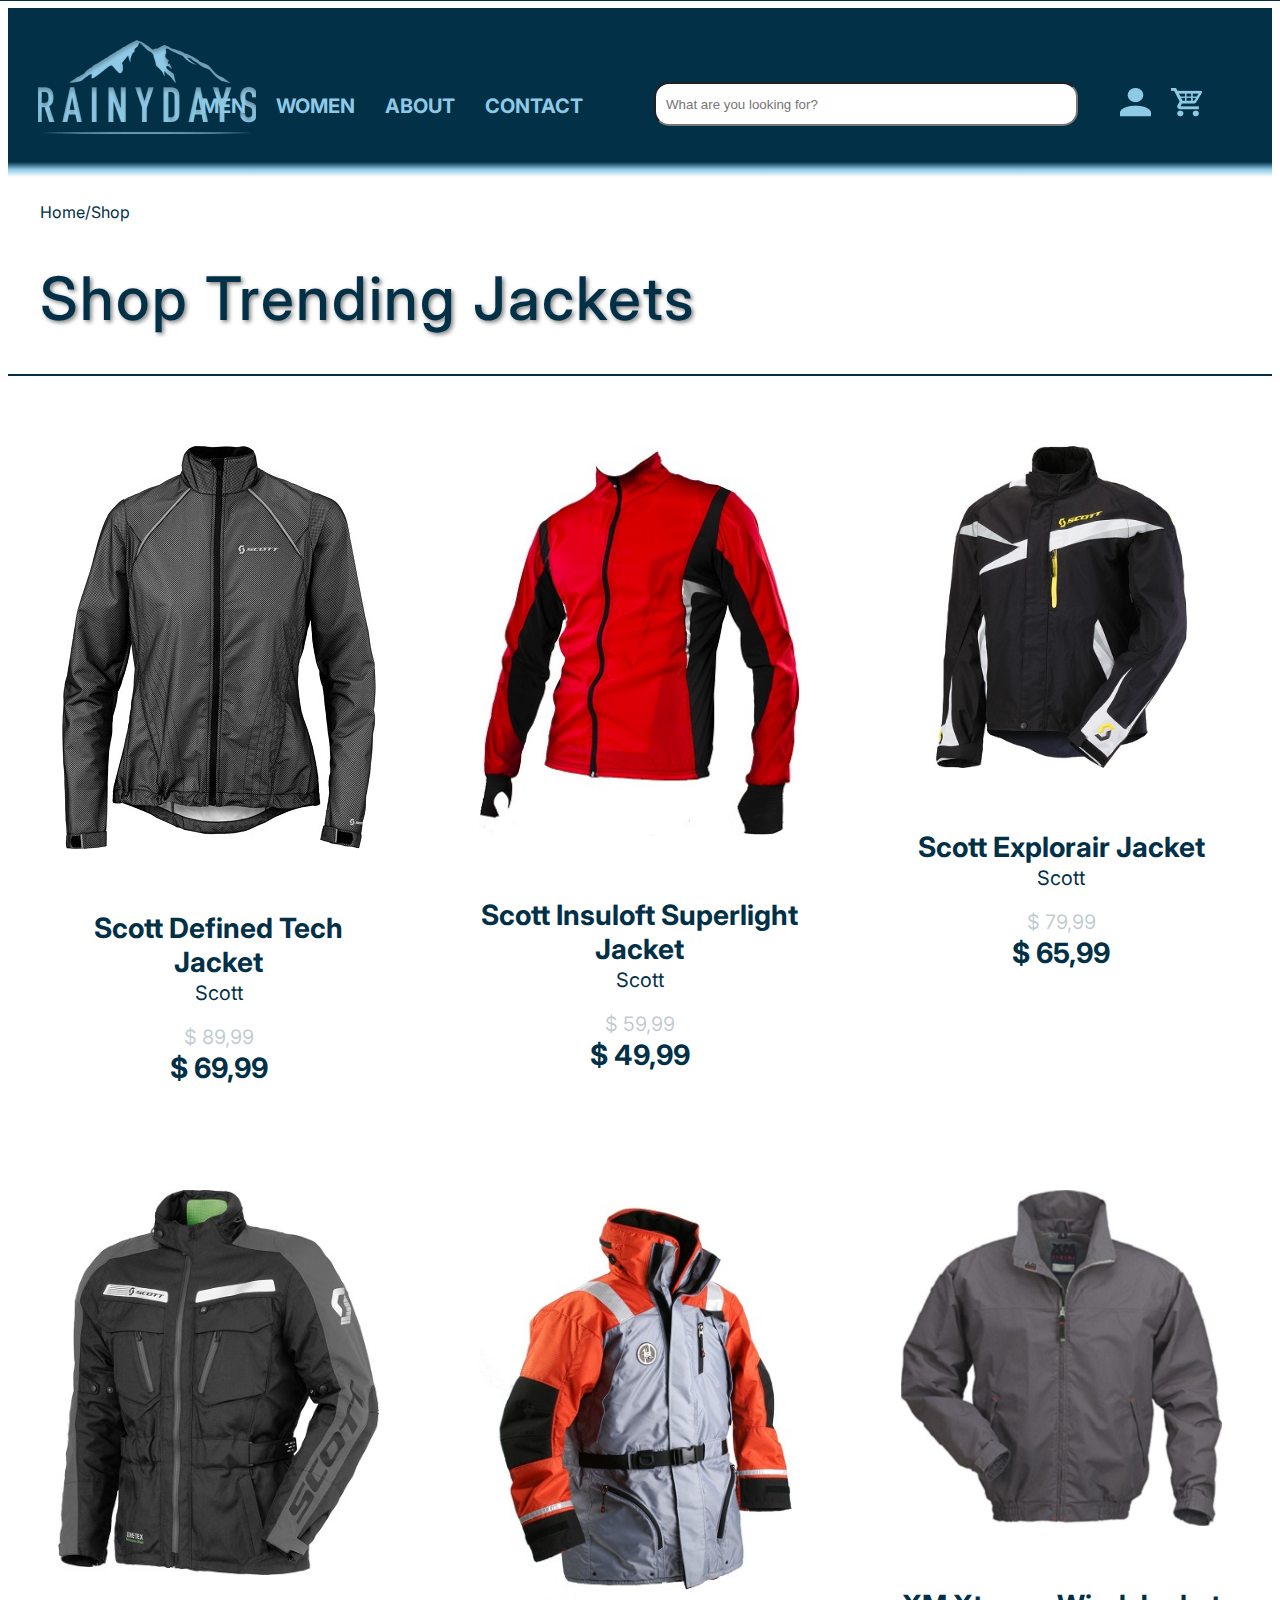
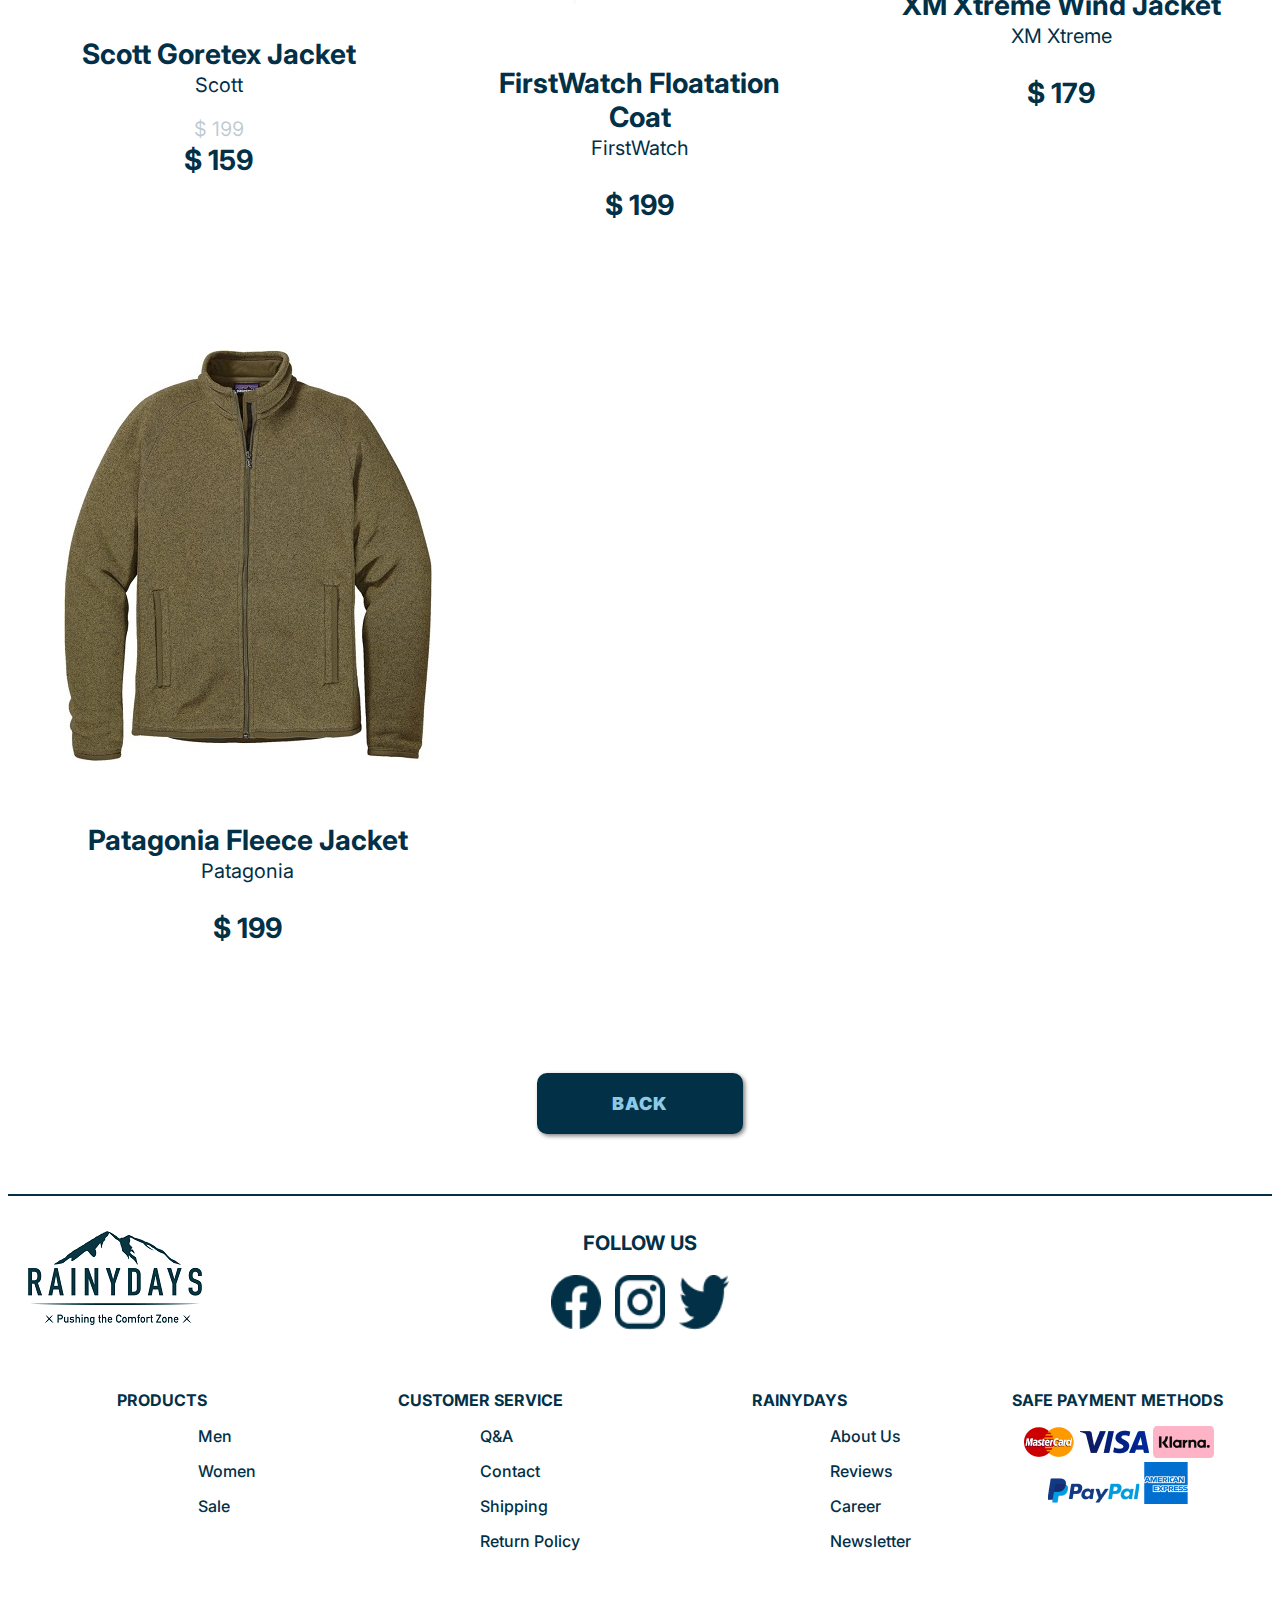
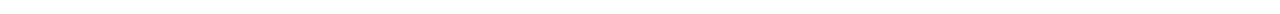
<file: shop/men/index.html>
<!DOCTYPE html>
<html lang="en">
<head>
  <meta charset="UTF-8">
  <meta name="viewport" content="width=device-width, initial-scale=1.0">
  <link rel="stylesheet" href="/css/styles.css">
  <link rel="stylesheet" href="/css/shop.css">
  <link rel="stylesheet" href="/css/jackets.css">
  <link rel="preconnect" href="https://fonts.googleapis.com">
  <link rel="preconnect" href="https://fonts.gstatic.com" crossorigin>
  <link href="https://fonts.googleapis.com/css2?family=Inter:wght@100..900&display=swap" rel="stylesheet">
  <link rel="apple-touch-icon" sizes="180x180" href="/assets/images/favicon/apple-touch-icon.png">
  <link rel="icon" type="image/png" sizes="32x32" href="/assets/images/favicon/favicon-32x32.png">
  <link rel="icon" type="image/png" sizes="16x16" href="/assets/images/favicon/favicon-16x16.png">
  <link rel="manifest" href="/site.webmanifest">
  <title>Rainydays - Shop</title>
  <meta property="og:title" content="Rainydays - Shop">
  <meta property="og:url" content="https://www.raiydays.com/shop">
  <meta property="og:type" content="website">
  <meta property="og:image" content="/assets/images/RainyDays_Logo1.png">
</head>


<body>
  <header>
    <div class="logo-container">
      <a class="logo" href="/index.html">
         <img class="logo-image" src="/assets/images/RainyDays_Logo1.png"alt="Rainydays logo">
      </a>
    </div>
    <nav>
       <ul>
         <li><a href="/shop/index.html">men</a></li>
         <li><a href="/shop/index.html">women</a></li>
         <li><a href="/html/about.html">about</a></li>
         <li><a href="/html/contact.html">contact</a></li>
      </ul> 
    </nav>
       <input class="search" type="text" placeholder="What are you looking for?">
       <div class="header-links">
           <a href="/html/profile.html">
              <img src="/assets/images/profile.png" alt="My pages">
           </a>
           <a href="/cart/index.html">
              <img src="/assets/images/cart.png" alt="Shopping cart">
           </a>      
        </div>
 </header>


  <main>
    <p class="page-links"><a href="/index.html">Home</a>/Shop</p>
    <h1 class="title-text">Shop Trending Jackets</h1>

    <div class="seperator-line"></div>

    <section class="jacket-row-1">
      <div class="jacket-1">
        <a href="/product/index.html">
          <img src="/assets/images/jackets/RainyDays_Jacket2-cropped.jpg" alt="Scott defined tech jacket">
        <p class="item">Scott Defined Tech Jacket</p>
        <p class="brand">Scott</p>
        <p class="before-price">$ 89,99</p>
        <p class="price">$ 69,99</p>
        </a>
      </div>

       <div class="jacket-2">
          <img src="/assets/images/jackets/RainyDays_Jacket3-cropped.jpg" alt="Scott insuloft superlight jacket">
          <p class="item">Scott Insuloft Superlight Jacket</p>
          <p class="brand">Scott</p>
          <p class="before-price">$ 59,99</p>
          <p class="price">$ 49,99</p>
       </div>

       <div class="jacket-3">
          <img src="/assets/images/jackets/RainyDays_Jacket4-cropped.jpg" alt="Scott explorair jacket">
          <p class="item">Scott Explorair Jacket</p>
          <p class="brand">Scott</p>
          <p class="before-price">$ 79,99</p>
          <p class="price">$ 65,99</p>
       </div>

    </section>

    <section class="jacket-row-2">
      <div class="jacket-4">
        <img src="/assets/images/jackets/RainyDays_Jacket6-cropped.jpg" alt="Scott goretex jacket">
        <p class="item">Scott Goretex Jacket</p>
        <p class="brand">Scott</p>
        <p class="before-price">$ 199</p>
        <p class="price">$ 159</p>
      </div>

      <div class="jacket-5">
        <img src="/assets/images/jackets/RainyDays_Jacket1-cropped.jpg" alt="of Firstwatch floatation coat">
        <p class="item">FirstWatch Floatation Coat</p>
        <p class="brand">FirstWatch</p>
        <p class="price-2">$ 199</p>
      </div>

      <div class="jacket-6">
        <img src="/assets/images/jackets/RainyDays_Jacket5-cropped.jpg" alt="Xm xtreme wind jacket">
        <p class="item">XM Xtreme Wind Jacket</p>
        <p class="brand">XM Xtreme</p>
        <p class="price-2">$ 179</p>
      </div>

    </section>

    <section class="jacket-row-3">
      <div class="jacket-7">
        <img src="/assets/images/jackets/RainyDays_Jacket7-cropped.jpg" alt="Patagonia fleece jacket">
        <p class="item">Patagonia Fleece Jacket</p>
        <p class="brand">Patagonia</p>
        <p class="price-2">$ 199</p>
      </div>


    </section>

    <div class="back-button-container">
      <a href="/index.html"><button class="back-button">Back</button></a>
    </div>


  </main>


  <footer>
    <div class="footer-seperator-line"></div>
    <div class="footer-top">
      <div class="footer-logo">
        <img src="/assets/images/rainydays_footer_logo.png" alt="Rainydays footer logo">
      </div>
      <div class="social-icons">
        <p>FOLLOW US</p>
        <img src="/assets/images/facebook-logo.png" alt="Rainydays facebook">
        <img src="/assets/images/instagram-logo.png" alt="Rainydays instagram">
        <img src="/assets/images/twitter-logo.png" alt="Rainydays twitter">
      </div>
    </div>
    <div class="footer-bottom">
      <div class="products">
        <p>PRODUCTS</p>
        <a href="/shop/men/index.html">Men</a>
        <a href="/shop/women/index.html">Women</a>
        <a href="/shop/index.html">Sale</a>
      </div>
      <div class="service">
        <p>CUSTOMER SERVICE</p>
        <a href="q&a.html">Q&A</a>
        <a href="/html/contact.html">Contact</a>
        <a href="shipping.html">Shipping</a>
        <a href="return-policy.html">Return Policy</a>
      </div>
      <div class="rainydays">
        <p>RAINYDAYS</p>
        <a href="/html/about.html">About Us</a>
        <a href="reviews.html">Reviews</a>
        <a href="career.html">Career</a>
        <a href="newsletter.html">Newsletter</a>
      </div>
      <div class="payment">
        <p>SAFE PAYMENT METHODS</p>
        <div class="image-container-1">
          <img src="/assets/images/mastercard-logo.png" alt="Mastercard logo">
          <img src="/assets/images/visa-logo.png" alt="Visa logo">
          <img src="/assets/images/klarna-logo.png" alt="Klarna logo">
        </div>
        <div class="image-container-2">
          <img src="/assets/images/pp-logo.png" alt="Paypal logo">
          <img src="/assets/images/american-express-logo.png" alt="American express logo">
        </div>
     </div>
 </footer>
</body>
</html>
</file>
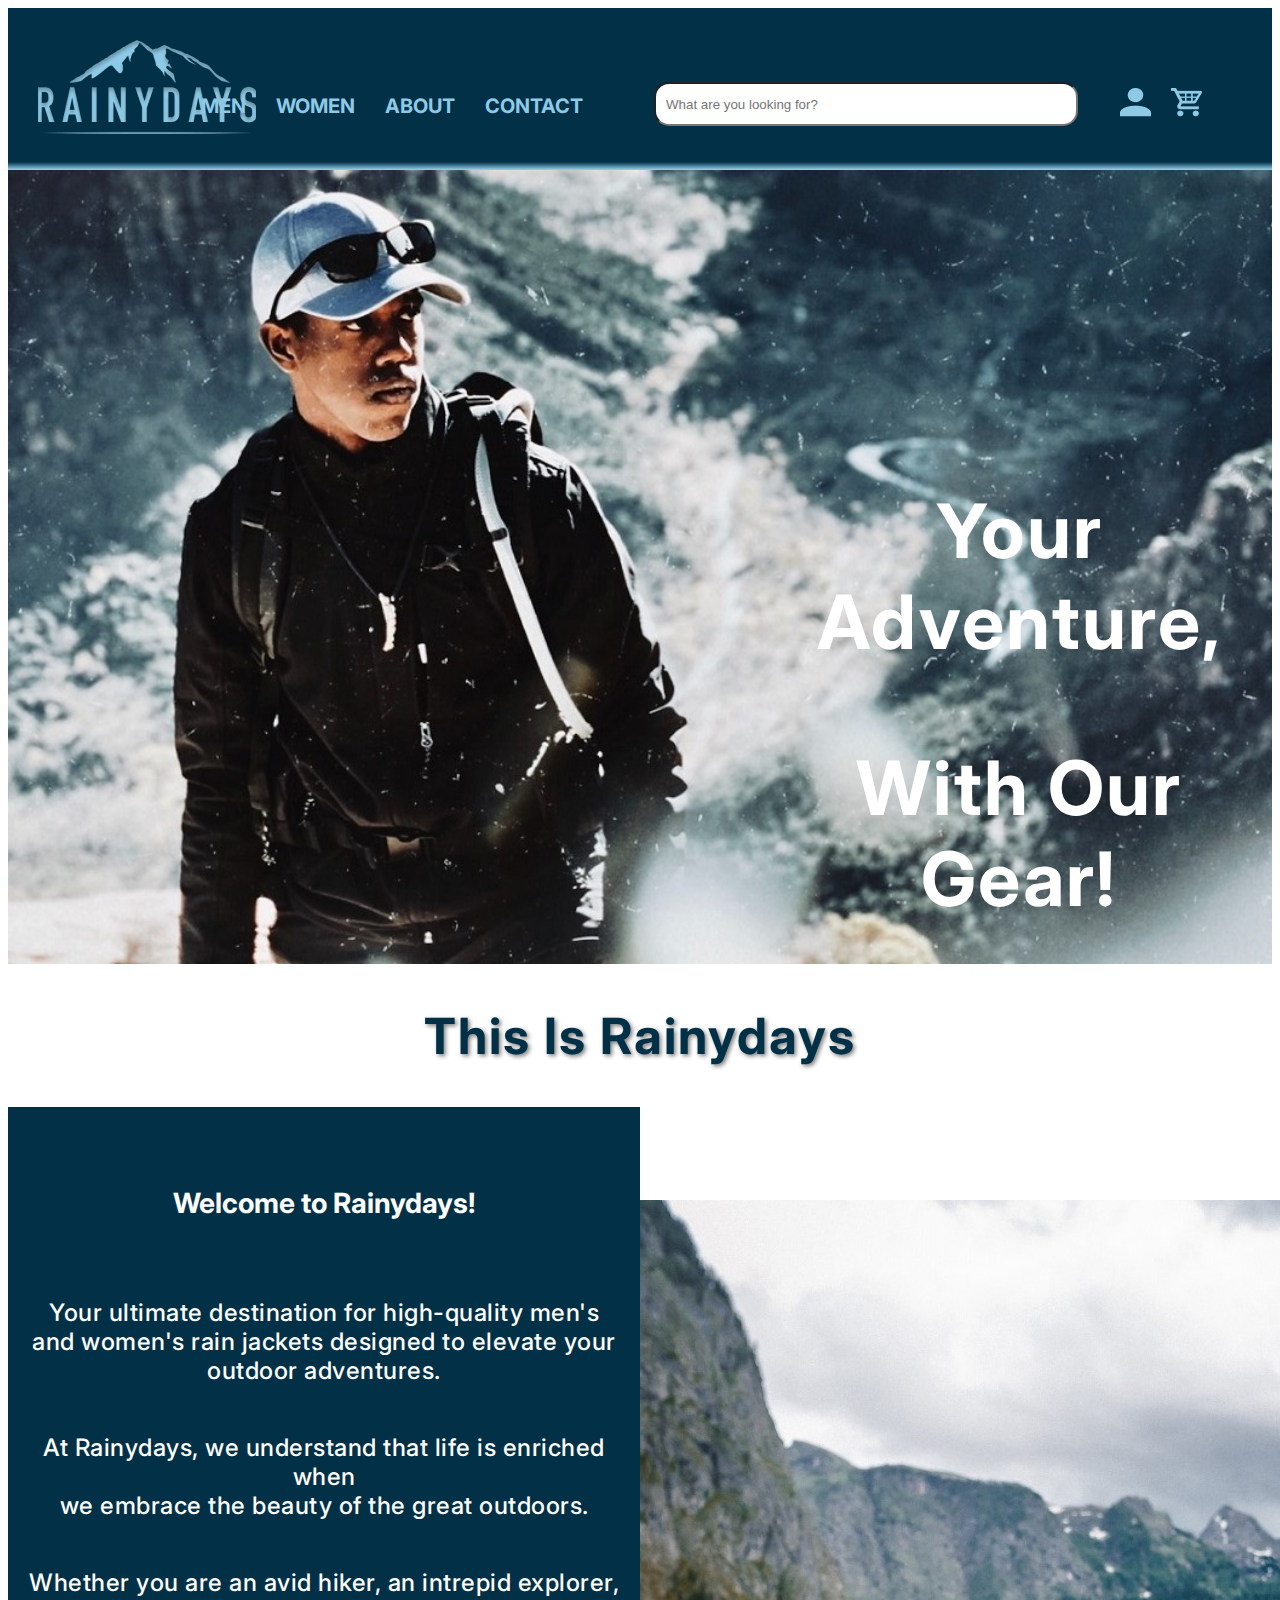
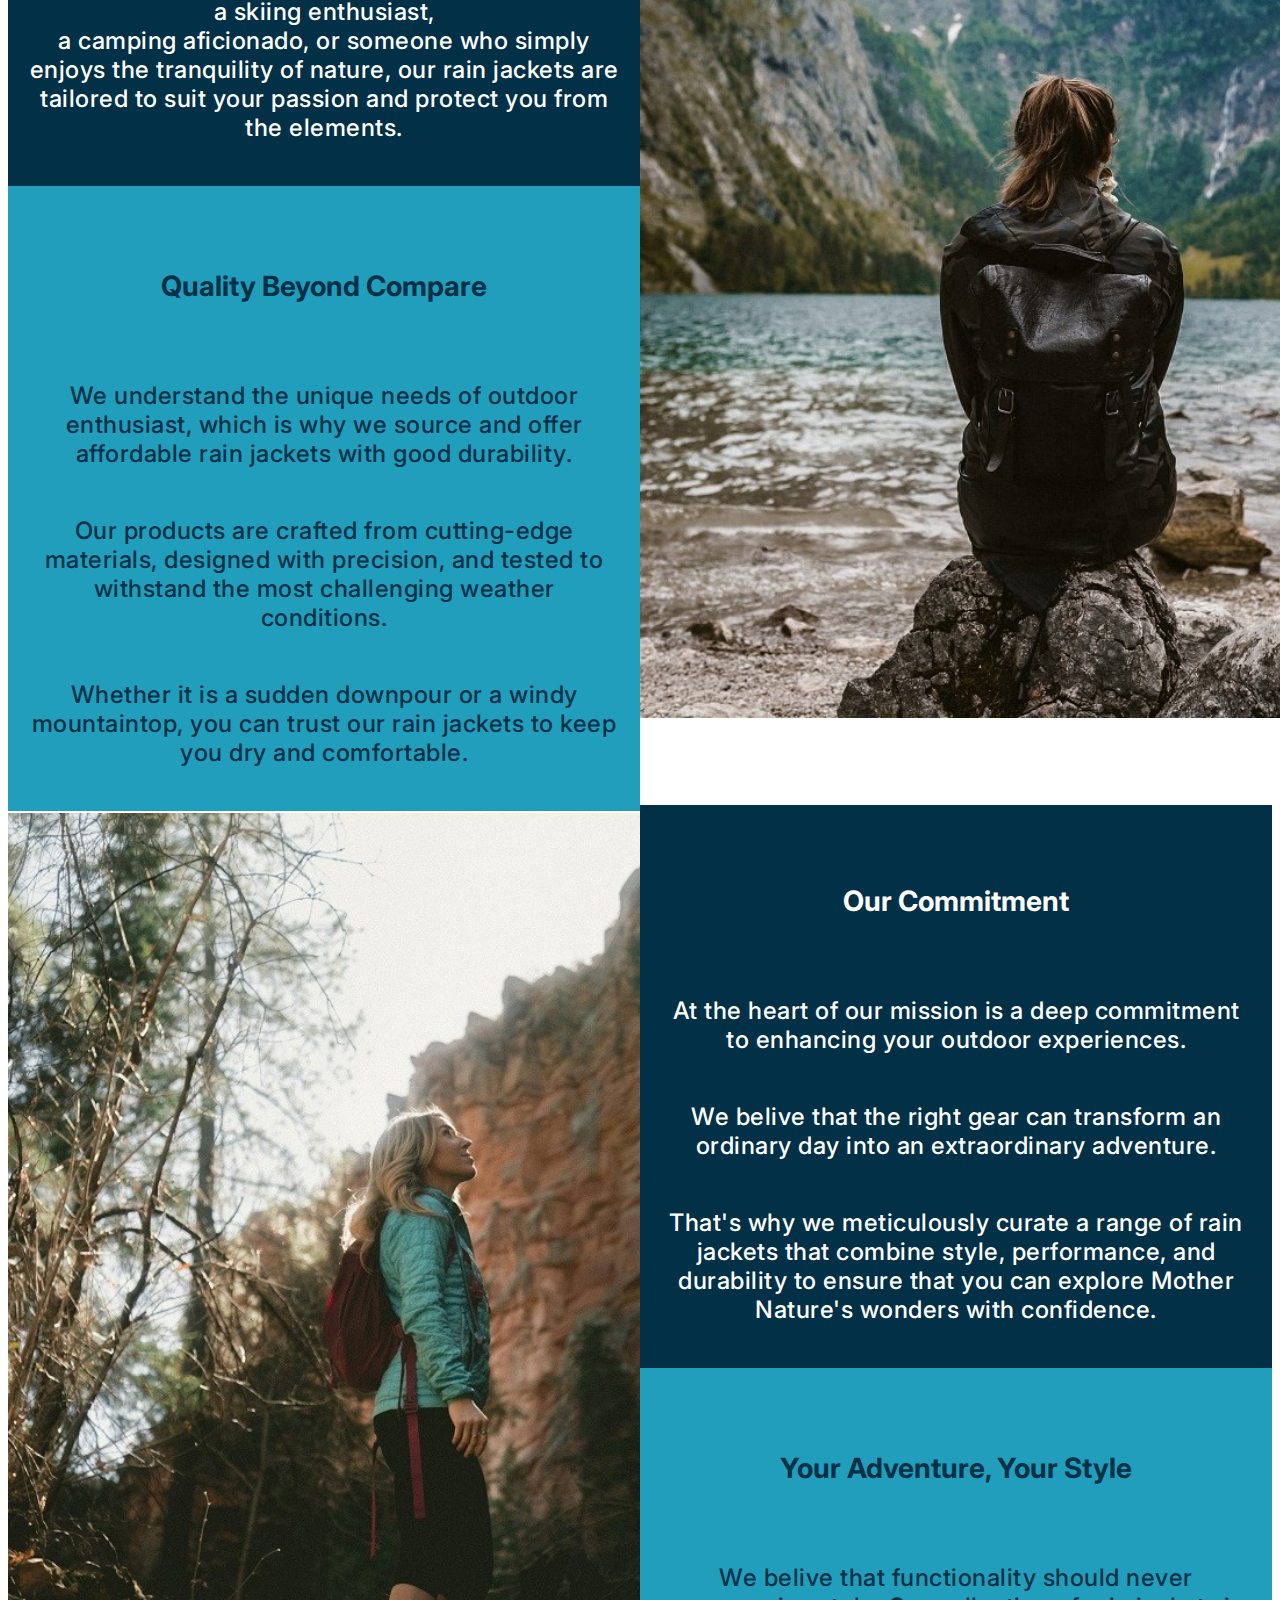
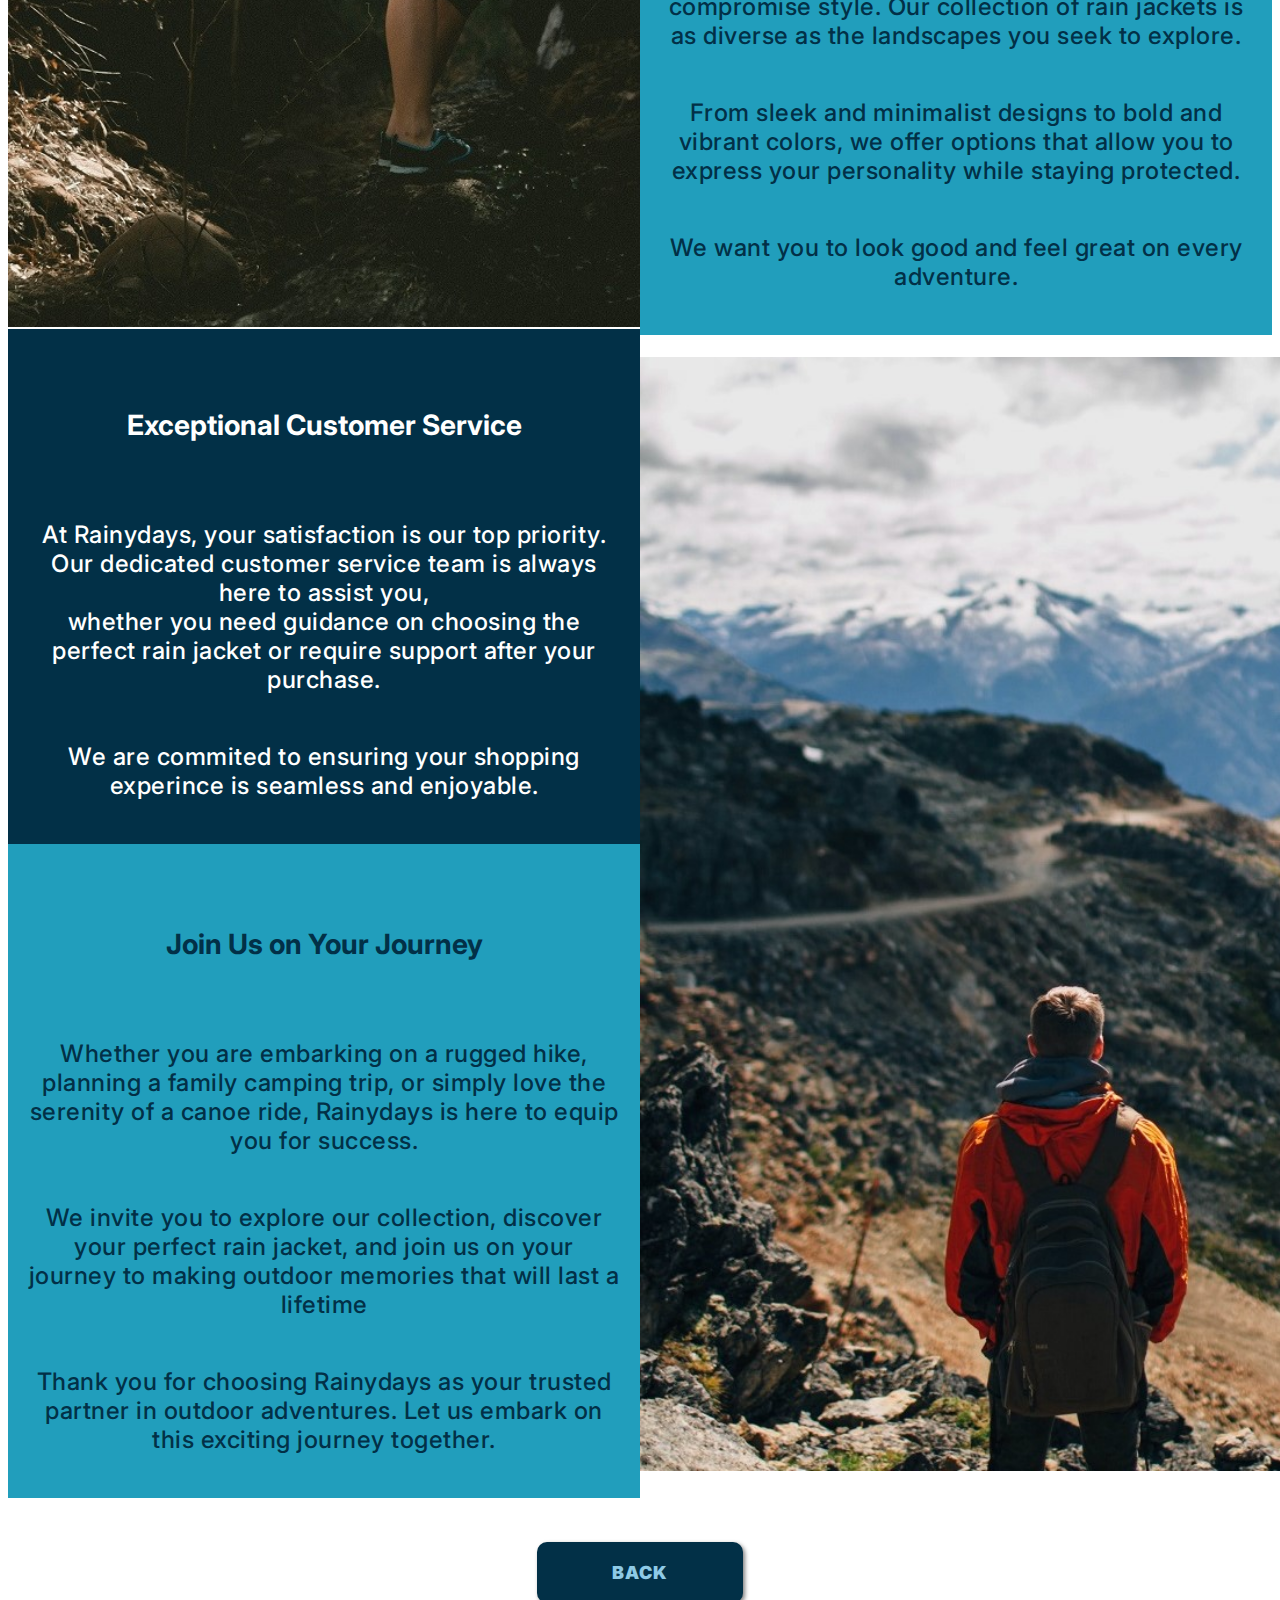
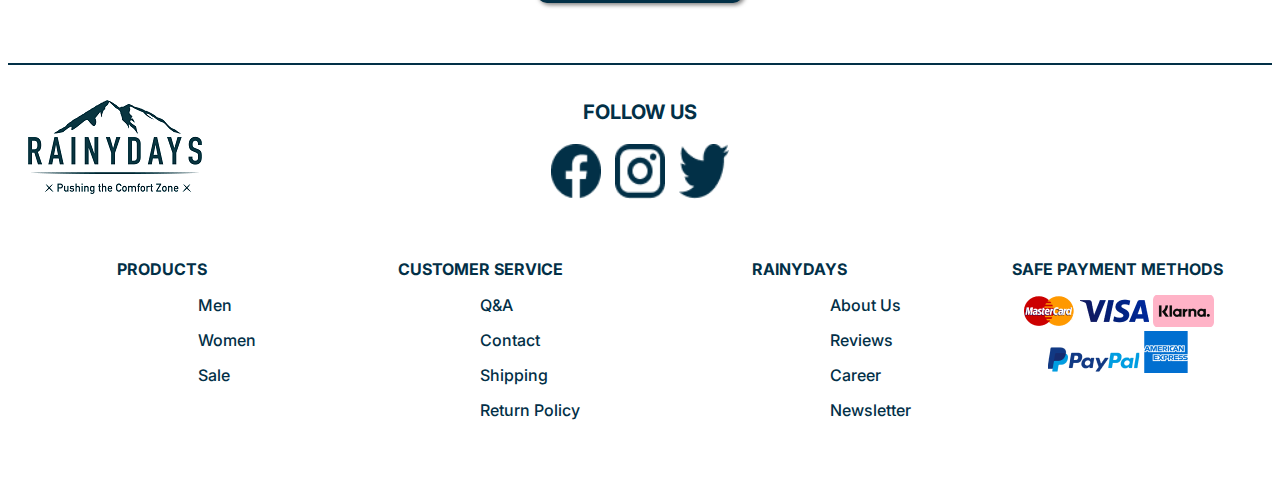
<file: about.html>
<!DOCTYPE html>
<html lang="en">
<head>
  <meta charset="UTF-8">
  <meta name="viewport" content="width=device-width, initial-scale=1.0">
  <link rel="stylesheet" href="src/css/styles.css">
  <link rel="stylesheet" href="src/css/about.css">
  <link rel="preconnect" href="https://fonts.googleapis.com">
  <link rel="preconnect" href="https://fonts.gstatic.com" crossorigin>
  <link href="https://fonts.googleapis.com/css2?family=Inter:wght@100..900&display=swap" rel="stylesheet">
  <link rel="apple-touch-icon" sizes="180x180" href="assets/images/favicon/apple-touch-icon.png">
  <link rel="icon" type="image/png" sizes="32x32" href="assets/images/favicon/favicon-32x32.png">
  <link rel="icon" type="image/png" sizes="16x16" href="assets/images/favicon/favicon-16x16.png">
  <link rel="manifest" href="/site.webmanifest">
  <title>Rainydays - About us</title>
  <meta property="og:title" content="Rainydays - About Us">
  <meta property="og:url" content="https://www.raiydays.com/about-us">
  <meta property="og:type" content="website">
  <meta property="og:image" content="assets/images/RainyDays_Logo1.png">
</head>


<body>
  <header>
    <div class="logo-container">
      <a class="logo" href="index.html">
         <img class="logo-image" src="assets/images/RainyDays_Logo1.png" alt="Rainydays logo">
      </a>
    </div>
    <nav>
       <ul>
         <li><a href="shop.html">men</a></li>
         <li><a href="shop.html">women</a></li>
         <li><a href="about.html">about</a></li>
         <li><a href="contact.html">contact</a></li>
      </ul> 
    </nav>
       <input class="search" type="text" placeholder="What are you looking for?">
       <div class="header-links">
           <a href="my-pages">
              <img src="assets/images/profile.png" alt="My pages">
           </a>
           <a href="cart.html">
              <img src="assets/images/cart.png" alt="Shopping cart">
           </a>      
        </div>
 </header>


  <main>

    <div class="title-container">
      <div class="image-container">
        <img src="assets/images/philip-graves-7kyvHc3e-HA-unsplash-cropped.jpg" alt="A man mountainclimbing, with a valley and mountains in the background">
        <div class="overlay-text">
          <p>Your Adventure, </p>
          <p>With Our Gear!</p>
          <p>Takes You Farther</p>
        </div>
      </div>
    </div>

    <h2 class="section-title">This Is Rainydays</h2>
     
    <div class="container">
      <section class="welcome-container">
           <div class="welcome-text">
              <h1 class="title-light">Welcome to Rainydays!</h1>
              <div class="content-light">
                <p>Your ultimate destination for high-quality men's and women's 
                rain jackets designed to elevate your outdoor adventures.</p>
                <p>At Rainydays, we understand that life is enriched when <br> 
                we embrace the beauty of the great outdoors.</p>
                <p>Whether you are an avid hiker, an intrepid explorer,
                a skiing enthusiast, <br> a camping aficionado,
                or someone who simply enjoys the tranquility of nature,
                our rain jackets are tailored to suit your passion and
                protect you from the elements.
                </p>
              </div>
            </div>

            <div class="quality-text">
              <h2 class="title-dark">Quality Beyond Compare</h2>
              <div class="content-dark">
                <p>We understand the unique needs of outdoor enthusiast,
                which is why we source and offer affordable rain jackets with good durability.</p>
                <p>Our products are crafted from cutting-edge materials, designed with
                precision, and tested to withstand the most challenging weather conditions.</p>
                <p>Whether it is a sudden downpour or a windy mountaintop, 
                you can trust our rain jackets to keep you dry and comfortable.
                </p>  
              </div>
            </div>
      </section>
      <div class="top-image-container">
        <div class="image-top">
          <img src="assets/images/karsten-winegeart-I0DbeQE-v5E-unsplash-cropped.jpg" alt="A woman sitting on a rock, on a small beach and staring out into a fjord">
        </div>
      </div>
    </div>


    <div class="container">
      <div class="center-image-container">
        <div class="image-middle">
          <img src="assets/images/jakob-owens-rCFAY4WrbUY-unsplash-cropped.jpg" alt="A woman in sporty outdoor clothes on a walk in the forest">
        </div>
      </div>
      <section class="center-container">
        <div class="commitment-text">
          <h1 class="title-light">Our Commitment</h1>
          <div class="content-light">
            <p>At the heart of our mission is a deep commitment to enhancing your
              outdoor experiences.</p> 
            <p>We belive that the right gear can transform an
              ordinary day into an extraordinary adventure.</p>
            <p>That's why we meticulously curate a range of rain jackets that combine
              style, performance, and durability to ensure that you can explore 
              Mother Nature's wonders with confidence.
            </p>
          </div>
        </div>
        <div class="adventure-text">
          <h2 class="title-dark">Your Adventure, Your Style</h2>
          <div class="content-dark">
            <p>We belive that functionality should never compromise style.
              Our collection of rain jackets is as diverse as the
              landscapes you seek to explore.</p>
            <p>From sleek and minimalist designs to bold and vibrant colors, we offer
              options that allow you to express your personality while staying protected.</p>
            <p>We want you to look good and feel great on every adventure.
            </p>
          </div>
        </div>
      </section>
    </div>

    <div class="container">
      <section class="bottom-container">
        <div class="customer-service-text">
          <h1 class="title-light">Exceptional Customer Service</h1>
          <div class="content-light">
            <p>At Rainydays, your satisfaction is our top priority. <br>
            Our dedicated customer service team is always here to assist you,
            <br>whether you need guidance on choosing the perfect rain jacket or 
            require support after your purchase.</p>
            <p>We are commited to ensuring your shopping experince is seamless and enjoyable.</p>
          </div>
        </div>

        <div class="join-us-text">
          <h2 class="title-dark">Join Us on Your Journey</h2>
          <div class="content-dark">
            <p>Whether you are embarking on a rugged hike, planning a family
            camping trip, or simply love the serenity of a canoe ride,
            Rainydays is here to equip you for success.</p>
            <p>We invite you to explore our collection, discover your perfect rain jacket,
            and join us on your journey to making outdoor memories that
            will last a lifetime</p>
            <p>Thank you for choosing Rainydays as your trusted partner in outdoor adventures.
            Let us embark on this exciting journey together.</p>
          </div>
        </div>
      </section>
      <div class="bottom-image-container">
        <div class="image-bottom">
          <img src="assets/images/nathan-dumlao-_Qc7CHMpc38-unsplash-cropped.jpg" alt="A man on a mountain hike scouts beyond the horizon">
        </div>
      </div>
    </div>

    <div class="back-button-container">
      <a href="index.html"><button class="back-button">Back</button></a>
    </div>

  </main>


  <footer>
    <div class="footer-seperator-line"></div>
    <div class="footer-top">
      <div class="footer-logo">
        <img src="assets/images/rainydays_footer_logo.png" alt="Rainydays footer logo">
      </div>
      <div class="social-icons">
        <p>FOLLOW US</p>
        <img src="assets/images/facebook-logo.png" alt="Rainydays facebook">
        <img src="assets/images/instagram-logo.png" alt="Rainydays instagram">
        <img src="assets/images/twitter-logo.png" alt="Rainydays twitter">
      </div>
    </div>
    <div class="footer-bottom">
      <div class="products">
        <p>PRODUCTS</p>
        <a href="shop.html">Men</a>
        <a href="shop.html">Women</a>
        <a href="shop.html">Sale</a>
      </div>
      <div class="service">
        <p>CUSTOMER SERVICE</p>
        <a href="q&a.html">Q&A</a>
        <a href="contact.html">Contact</a>
        <a href="shipping.html">Shipping</a>
        <a href="return-policy.html">Return Policy</a>
      </div>
      <div class="rainydays">
        <p>RAINYDAYS</p>
        <a href="about.html">About Us</a>
        <a href="reviews.html">Reviews</a>
        <a href="career.html">Career</a>
        <a href="newsletter.html">Newsletter</a>
      </div>
      <div class="payment">
        <p>SAFE PAYMENT METHODS</p>
        <div class="image-container-1">
          <img src="assets/images/mastercard-logo.png" alt="Mastercard logo">
          <img src="assets/images/visa-logo.png" alt="Visa logo">
          <img src="assets/images/klarna-logo.png" alt="Klarna logo">
        </div>
        <div class="image-container-2">
          <img src="assets/images/pp-logo.png" alt="Paypal logo">
          <img src="assets/images/american-express-logo.png" alt="American express logo">
        </div>
     </div>
 </footer>
</body>
</html>
</file>
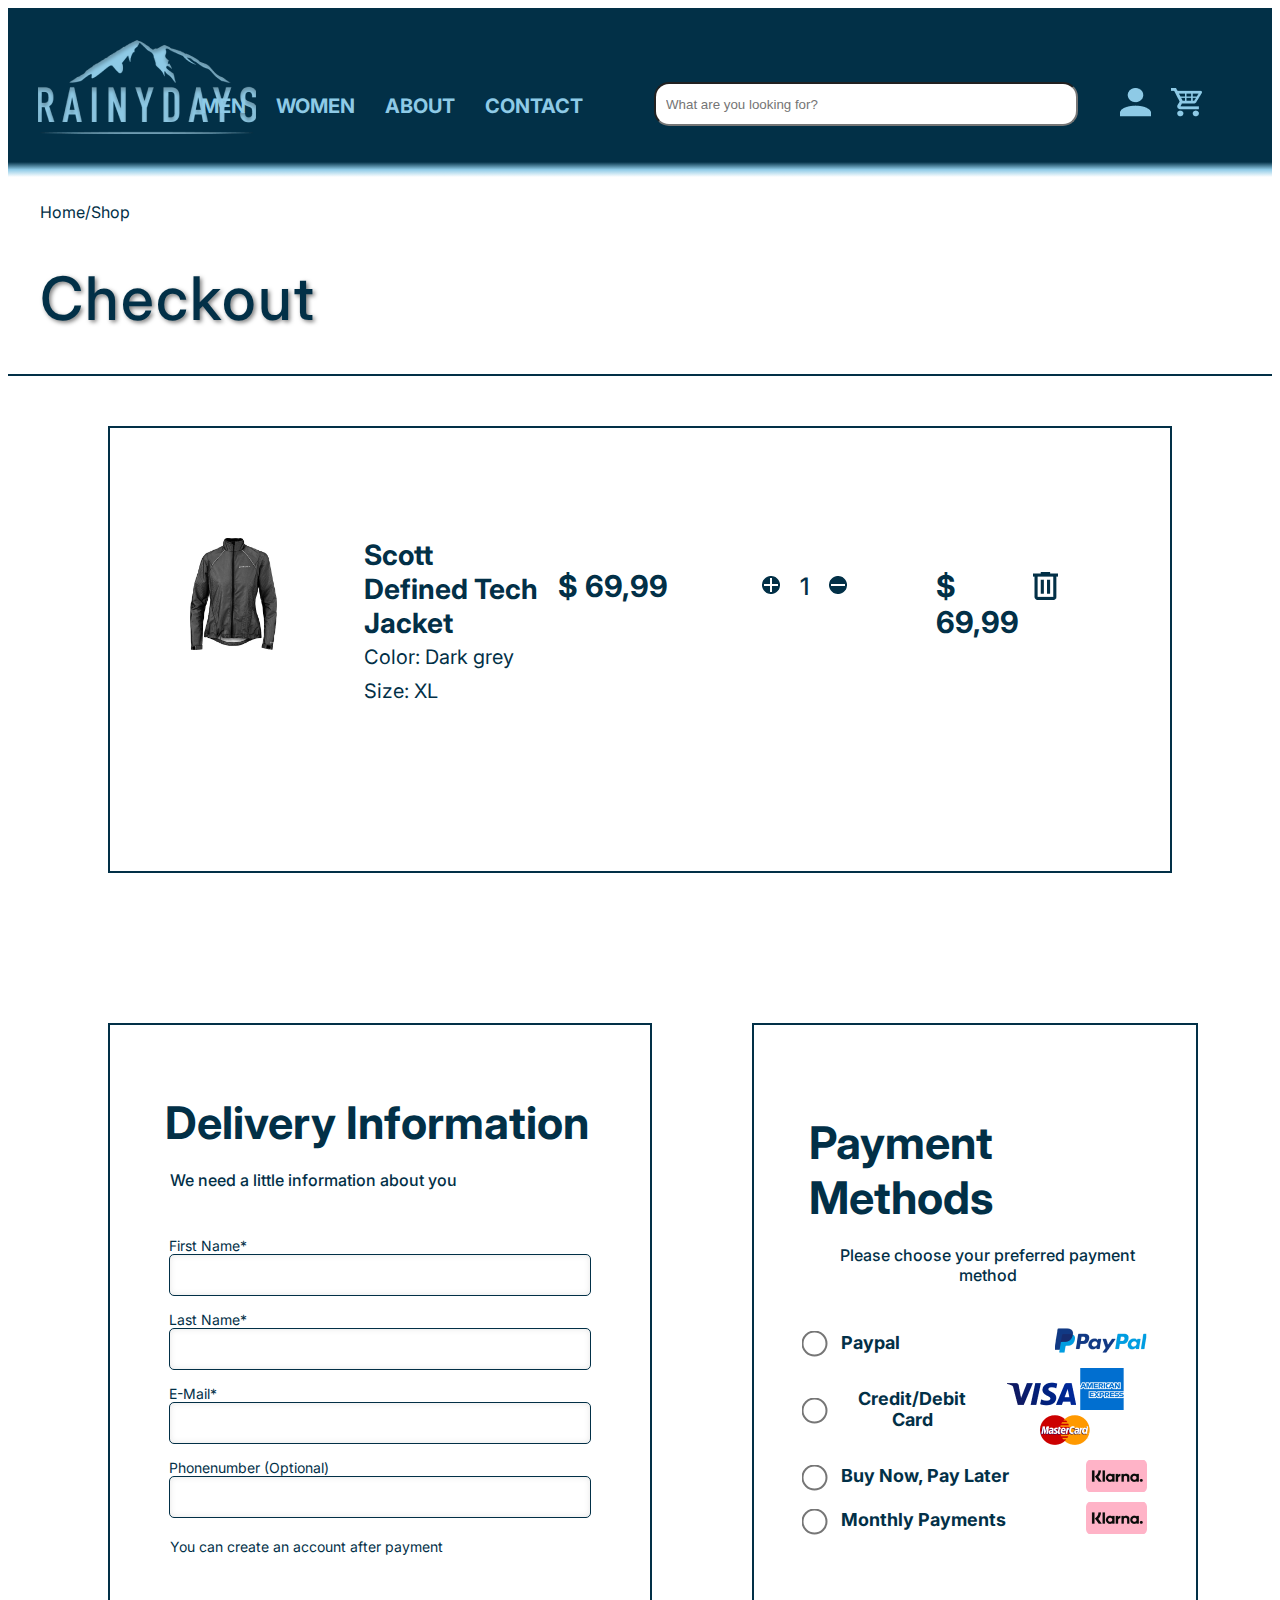
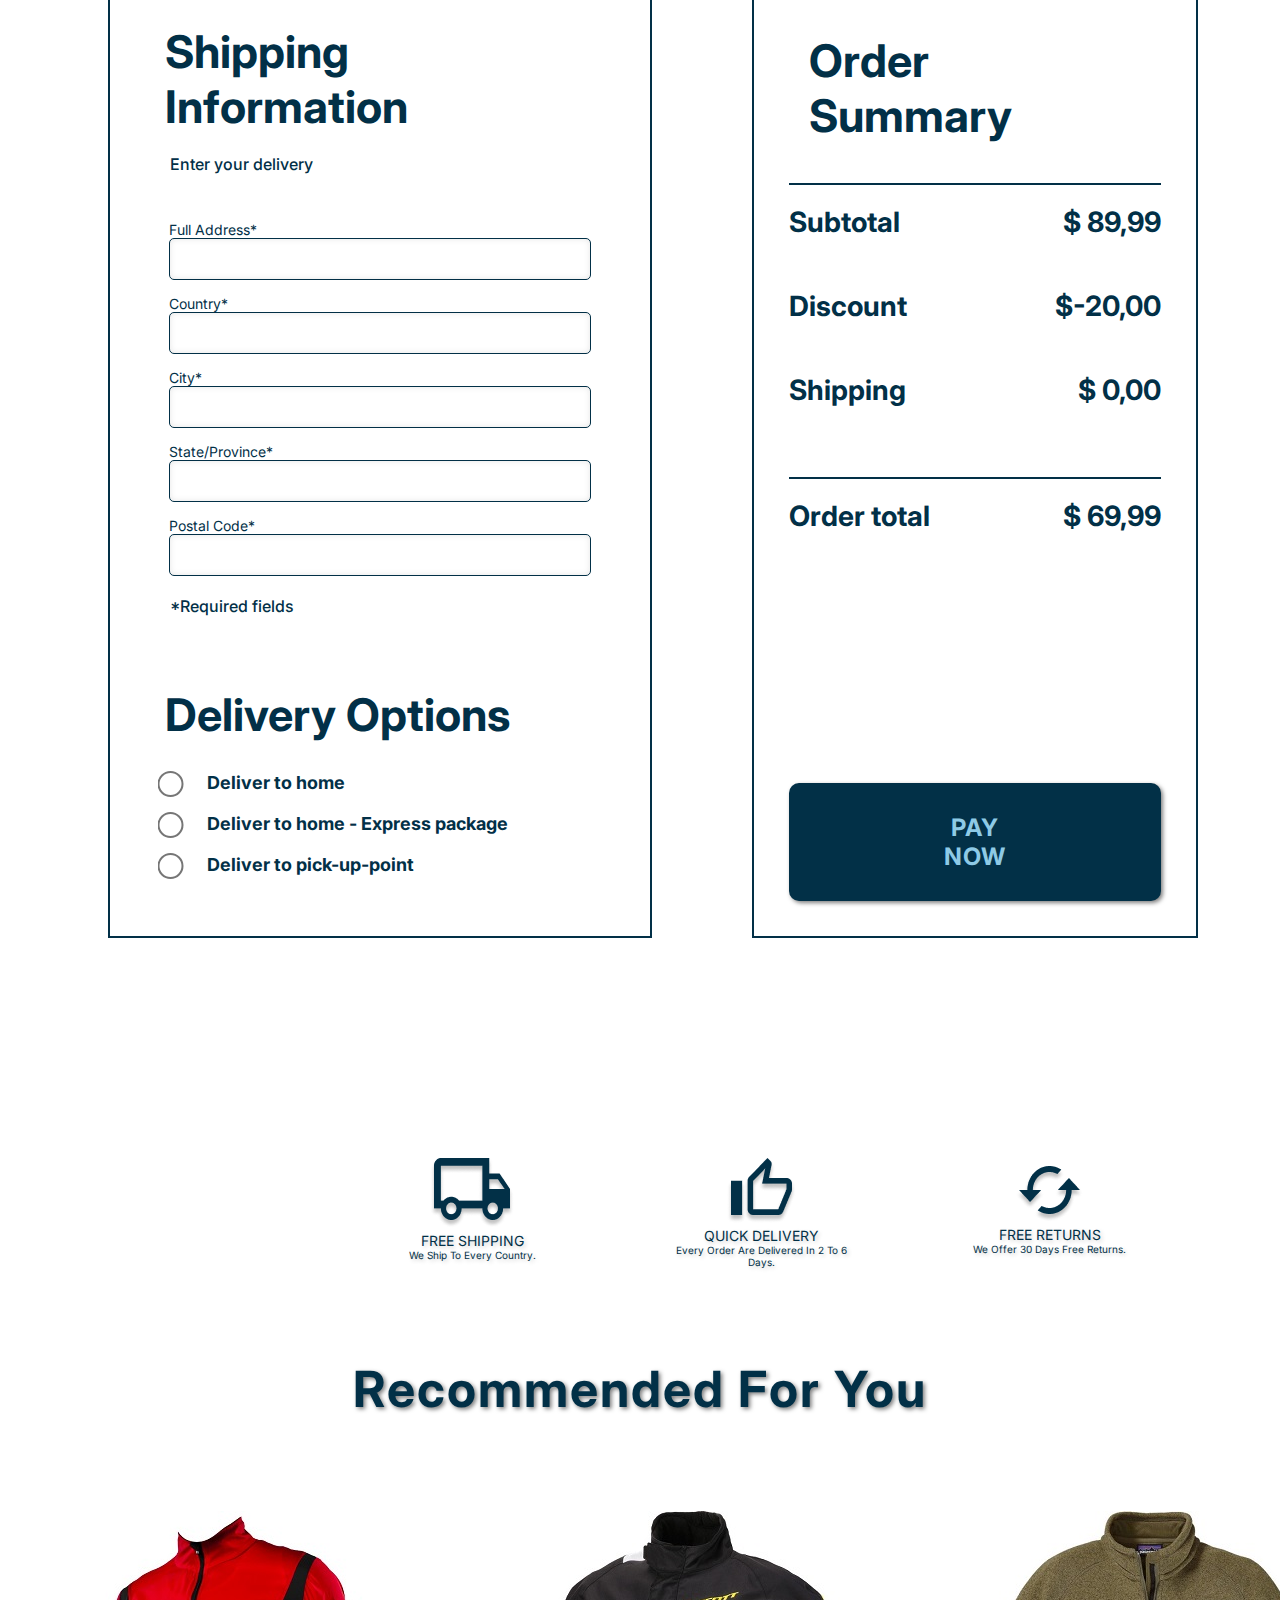
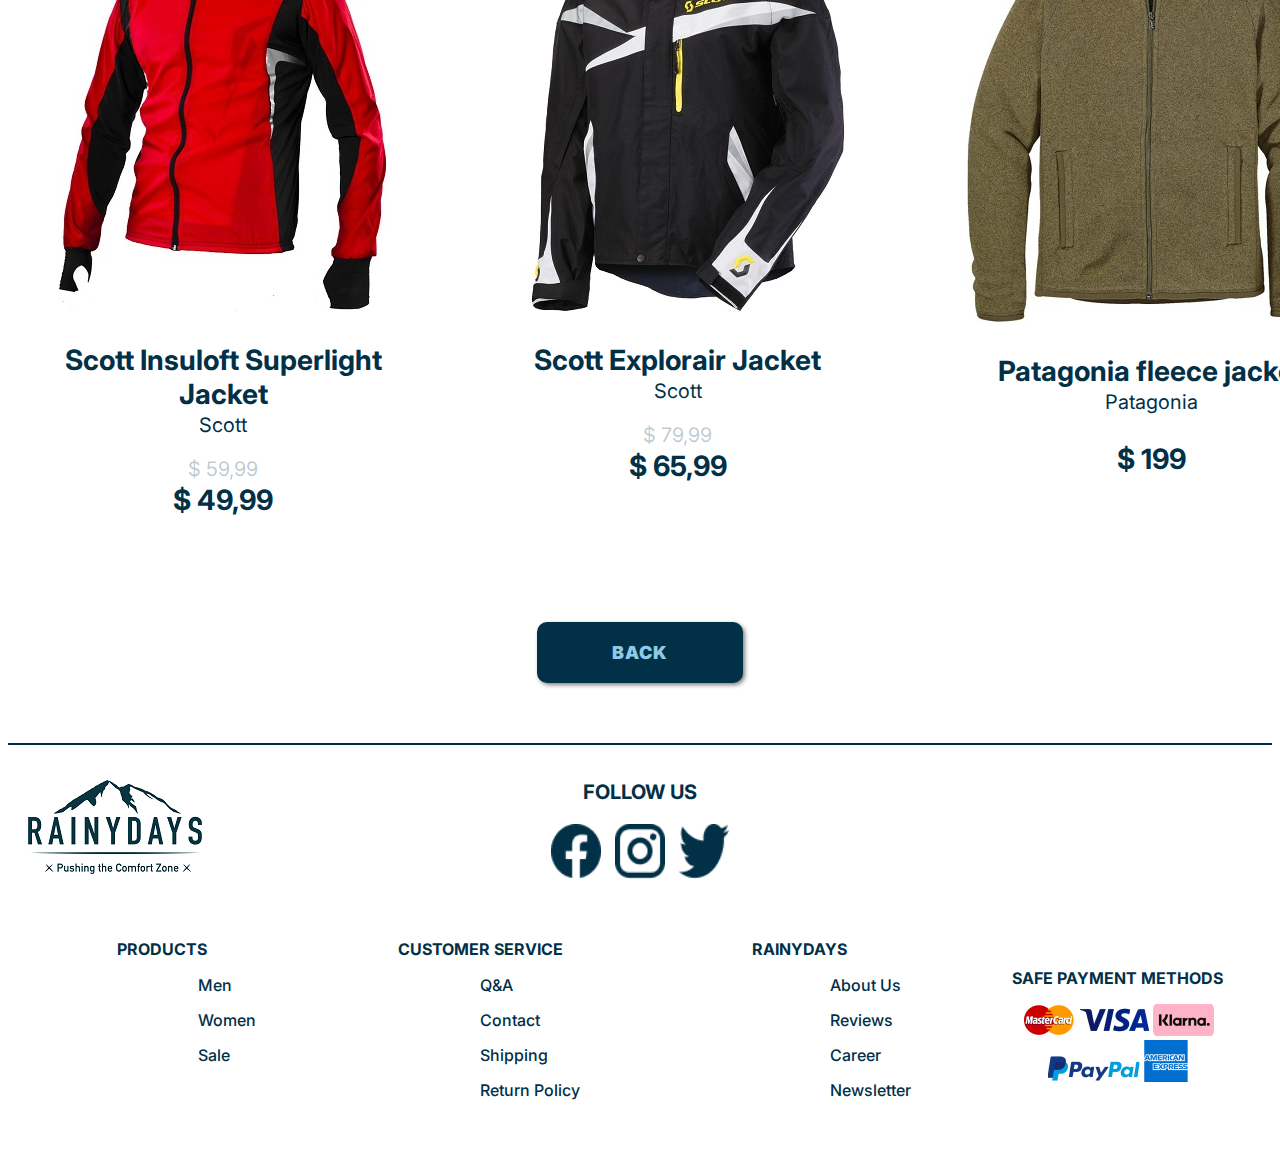
<file: checkout.html>
<!DOCTYPE html>
<html lang="en">
<head>
  <meta charset="UTF-8">
  <meta name="viewport" content="width=device-width, initial-scale=1.0">
  <link rel="stylesheet" href="src/css/styles.css">
  <link rel="stylesheet" href="src/css/checkout.css">
  <link rel="stylesheet" href="src/css/jackets.css">
  <link rel="preconnect" href="https://fonts.googleapis.com">
  <link rel="preconnect" href="https://fonts.gstatic.com" crossorigin>
  <link href="https://fonts.googleapis.com/css2?family=Inter:wght@100..900&display=swap" rel="stylesheet">
  <link rel="apple-touch-icon" sizes="180x180" href="assets/images/favicon/apple-touch-icon.png">
  <link rel="icon" type="image/png" sizes="32x32" href="assets/images/favicon/favicon-32x32.png">
  <link rel="icon" type="image/png" sizes="16x16" href="assets/images/favicon/favicon-16x16.png">
  <link rel="manifest" href="/site.webmanifest">
  <title>Rainydays - Checkout</title>
  <meta property="og:title" content="Rainydays - Checkout">
  <meta property="og:url" content="https://www.raiydays.com/checkout">
  <meta property="og:type" content="website">
  <meta property="og:image" content="assets/images/RainyDays_Logo1.png">
</head>


<body>
  <header>
    <div class="logo-container">
      <a class="logo" href="index.html">
         <img class="logo-image" src="assets/images/RainyDays_Logo1.png"alt="Rainydays logo">
      </a>
    </div>
    <nav>
       <ul>
         <li><a href="shop.html">men</a></li>
         <li><a href="shop.html">women</a></li>
         <li><a href="about.html">about</a></li>
         <li><a href="contact.html">contact</a></li>
      </ul> 
    </nav>
       <input class="search" type="text" placeholder="What are you looking for?">
       <div class="header-links">
           <a href="my-pages">
              <img src="assets/images/profile.png" alt="My pages">
           </a>
           <a href="cart.html">
              <img src="assets/images/cart.png" alt="Shopping cart">
           </a>      
        </div>
 </header>


  <main>
    <p class="page-links"><a href="index.html">Home</a><a href="shop.html">/Shop</a></p>
    <h1 class="title-text">Checkout</h1>

    <div class="seperator-line"></div>

    <section class="product-container">
      <div class="product-image">
        <img src="assets/images/jackets/RainyDays_Jacket2-cropped.jpg" alt="Image of Scott Defined Tech Jacket">
      </div>
      <div class="product-text">
        <h2 class="type">Scott Defined Tech Jacket</h2>
        <p class="color-size">Color: Dark grey</p>
        <p class="color-size">Size: XL</p>
      </div>
      <div class="product-price">
        <p class="jacket-price">$ 69,99</p>
      </div>
      <div class="product-amount">
        <div class="image1">
          <img src="assets/images/plus-symbol.png" alt="Plush icon to add one item"></div>
        <p class="amount">1</p>
        <div class="image2">
          <img src="assets/images/minus-symbol.png" alt="Minus icon to reduce one item"></div>
      </div>
      <div class="total-price">
        <p class="sub">$ 69,99</p>
      </div>
      <div class="trashcan">
        <a href="shop.html">
          <img src="assets/images/Trashcan.png" alt="Trashcan icon to remove item"></a>
      </div>
    </section>




    <div class="container">
      <section class="left-container">
        <div class="delivery-info">
          <h1 class="title">Delivery Information</h1>
          <p class="direction">We need a little information about you</p>
          <form>
            <fieldset class="information-form">
              <label for="first-name">First Name*</label>
              <input type="text" name="first-name" id="first-name" class="form__input" required>
              <label for="last-name">Last Name*</label>
              <input type="text" name="last-name" id="last-name" class="form__input" required>
              <label for="email">E-Mail*</label>
              <input type="email" name="email" id="email" class="form__input" required>
              <label for="phonenumber">Phonenumber (Optional)</label>
              <input type="tel" name="phonenumber" id="phonenumber" class="form__input">
            </fieldset>
            <p class="account">You can create an account after payment</p>
          </form>
        </div>
        <div class="shipping-info">
          <h1 class="title">Shipping Information</h1>
          <p class="direction">Enter your delivery</p>
          <form action="success.html">
            <fieldset class="information-form">
              <label for="address">Full Address*</label>
              <input type="text" name="address" id="address" class="form__input" required>
              <label for="country">Country*</label>
              <input type="text" name="country" id="country" class="form__input" required>
              <label for="city">City*</label>
              <input type="text" name="city" id="city" class="form__input" required>
              <label for="state/province">State/Province*</label>
              <input type="text" name="state/province" id="state/province" class="form__input" required>
              <label for="postal-code">Postal Code*</label>
              <input type="text" name="postal-code" id="postal-code" class="form__input" required>
            </fieldset>
            <p class="direction">*Required fields</p>
          </form>
        </div>
        <div class="options">
          <h1 class="title">Delivery Options</h1>
          <form action="success.html">
            <fieldset class="delivery-form">
              <div class="option">
                <input type="radio" name="delivery" id="rad1">
                <label for="rad1">Deliver to home</label>
              </div>
              <div class="option">
                <input type="radio" name="delivery" id="rad2">
                <label for="rad2">Deliver to home - Express package</label>
              </div>
              <div class="option">
                <input type="radio" name="delivery" id="rad3">
                <label for="rad3">Deliver to pick-up-point</label>
              </div>
            </fieldset>
          </form>
        </div>
      </section>

      <section class="right-container">
        <div class="payment">
          <h1 class="title">Payment Methods</h1>
          <p class="direction">Please choose your preferred payment method</p>
          <form action="success.html">
            <fieldset class="payment-form">
              <div class="pay-option">
                <input type="radio"name="pay" id="pay1">
                <label for="pay1">Paypal</label>
                <div class="images">
                  <img src="assets/images/pp-logo.png" alt="Paypal logo">
                </div>
              </div>
              <div class="pay-option">
                <input type="radio" name="pay" id="pay2">
                <label for="pay2">Credit/Debit Card</label>
                <div class="images">
                  <img src="assets/images/visa-logo.png" alt="Visa logo">
                  <img src="assets/images/american-express-logo.png" alt="American express logo">
                  <img src="assets/images/mastercard-logo.png" alt="Mastercard logo">
                </div>
              </div>
              <div class="pay-option">
                <input type="radio" name="pay" id="pay3">
                <label for="pay3">Buy Now, Pay Later</label>
                <div class="images"></div>
                  <img src="assets/images/klarna-logo.png" alt="Klarna-logo">
                </div>
              <div class="pay-option">
               <input type="radio" name="pay" id="pay4">
               <label for="pay4">Monthly Payments</label>
               <div class="images">
                 <img src="assets/images/klarna-logo.png" alt="Klarna logo">
               </div>
              </div>
            </fieldset>
          </form>
        </div>
        <h1 class="title">Order Summary</h1>
        <div class="summary">
          <div class="seperator-line"></div>
          <div class="summary-item">
            <h2>Subtotal</h2>
            <h2>$ 89,99</h2>
          </div>
          <div class="summary-item">
            <h2>Discount</h2>
            <h2>$-20,00</h2>
          </div>
          <div class="summary-item">
            <h2>Shipping</h2>
            <h2>$  0,00</h2>
          </div>
          <div class="seperator-line"></div>
          <div class="summary-item">
            <h2>Order total</h2>
            <h2>$  69,99</h2>
          </div>
          <a href="success.html"><button class="pay-button">PAY NOW</button></a>
        </div>
      </section>
    </div>


    <section class="shipping-icons-container">

      <div class="shipping-icons-1">
        <img src="assets/images/truck.png" alt="Shipping truck">
        <p class="shipping-title">free shipping</p>
        <p class="shipping-text">we ship to every country.</p>
      </div>
      <div class="shipping-icons-2">
        <img src="assets/images/thumb-up.png" alt="Thumbs up">
        <p class="shipping-title">quick delivery</h6>
        <p class="shipping-text">every order are delivered in 2 to 6 days.</p>
      </div>
      <div class="shipping-icons-3">
        <img src="assets/images/return.png" alt="Return">
        <p class="shipping-title">free returns</p>
        <p class="shipping-text">we offer 30 days free returns.</p>
      </div>      
    </section>

    <h2 class="section-title"> Recommended For You </h2>

    <section class="recommended-item-container">

      <div class="recommended-item-1">
        <img src="assets/images/jackets/RainyDays_Jacket3-cropped.jpg" alt="Scott insuloft superlight jacket">
        <p class="item">Scott Insuloft Superlight Jacket</p>
        <p class="brand">Scott</p>
        <p class="before-price">$ 59,99</p>
        <p class="price">$ 49,99</p>
      </div>

      <div class="recommended-item-2">
        <img src="assets/images/jackets/RainyDays_Jacket4-cropped.jpg" alt="Scott explorair jacket">
        <p class="item">Scott Explorair Jacket</p>
        <p class="brand">Scott</p>
        <p class="before-price">$ 79,99</p>
        <p class="price">$ 65,99</p>
      </div>

      <div class="recommended-item-3">
        <img src="assets/images/jackets/RainyDays_Jacket7-cropped.jpg" alt="of Patagonia fleece jacket">
        <p class="item">Patagonia fleece jacket</p>
        <p class="brand">Patagonia</p>
        <p class="price-2">$ 199</p>
      </div>

    </section>

    <div class="back-button-container">
      <a href="index.html"><button class="back-button">Back</button></a>
    </div>

  </main>


  <footer>
    <div class="footer-seperator-line"></div>
    <div class="footer-top">
      <div class="footer-logo">
        <img src="assets/images/rainydays_footer_logo.png" alt="Rainydays footer logo">
      </div>
      <div class="social-icons">
        <p>FOLLOW US</p>
        <img src="assets/images/facebook-logo.png" alt="Rainydays facebook">
        <img src="assets/images/instagram-logo.png" alt="Rainydays instagram">
        <img src="assets/images/twitter-logo.png" alt="Rainydays twitter">
      </div>
    </div>
    <div class="footer-bottom">
      <div class="products">
        <p>PRODUCTS</p>
        <a href="shop.html">Men</a>
        <a href="shop.html">Women</a>
        <a href="shop.html">Sale</a>
      </div>
      <div class="service">
        <p>CUSTOMER SERVICE</p>
        <a href="q&a.html">Q&A</a>
        <a href="contact.html">Contact</a>
        <a href="shipping.html">Shipping</a>
        <a href="return-policy.html">Return Policy</a>
      </div>
      <div class="rainydays">
        <p>RAINYDAYS</p>
        <a href="about.html">About Us</a>
        <a href="reviews.html">Reviews</a>
        <a href="career.html">Career</a>
        <a href="newsletter.html">Newsletter</a>
      </div>
      <div class="payment">
        <p>SAFE PAYMENT METHODS</p>
        <div class="image-container-1">
          <img src="assets/images/mastercard-logo.png" alt="Mastercard logo">
          <img src="assets/images/visa-logo.png" alt="Visa logo">
          <img src="assets/images/klarna-logo.png" alt="Klarna logo">
        </div>
        <div class="image-container-2">
          <img src="assets/images/pp-logo.png" alt="Paypal logo">
          <img src="assets/images/american-express-logo.png" alt="American express logo">
        </div>
     </div>
 </footer>
</body>
</html>
</file>
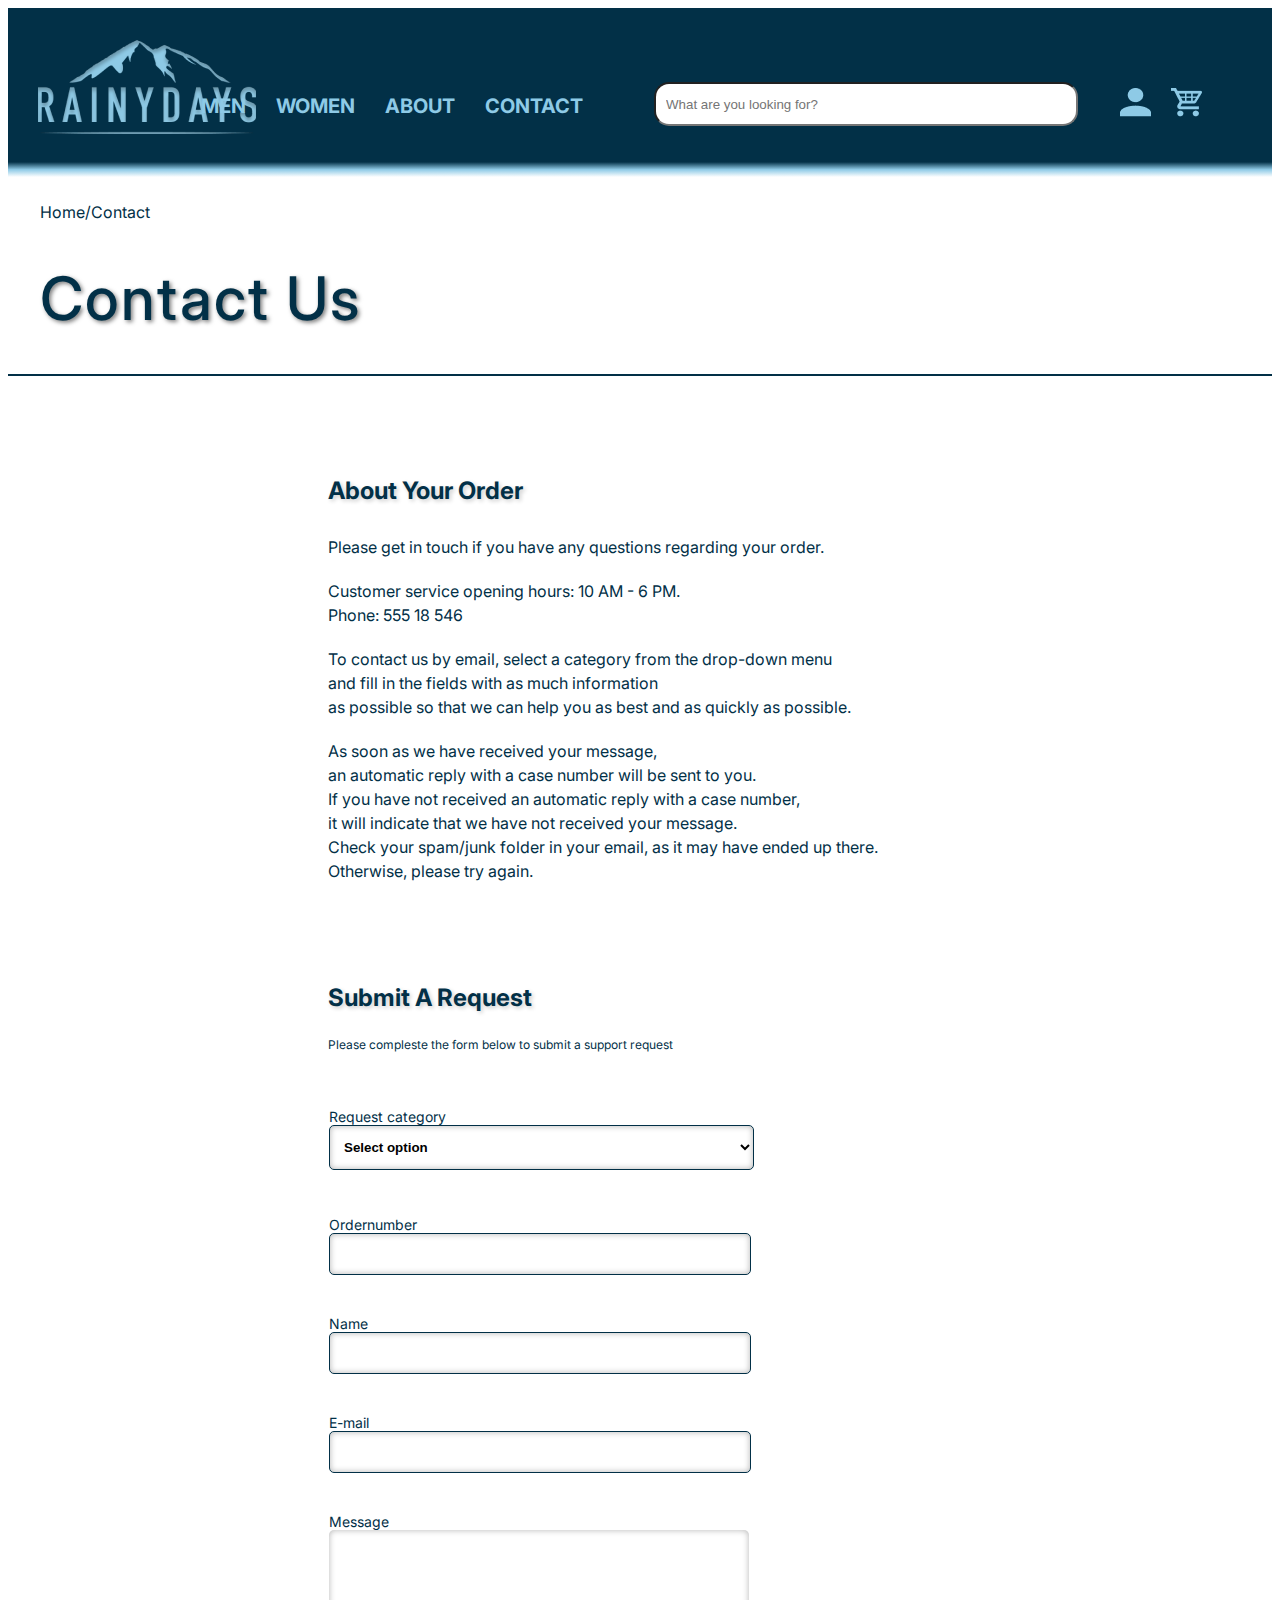
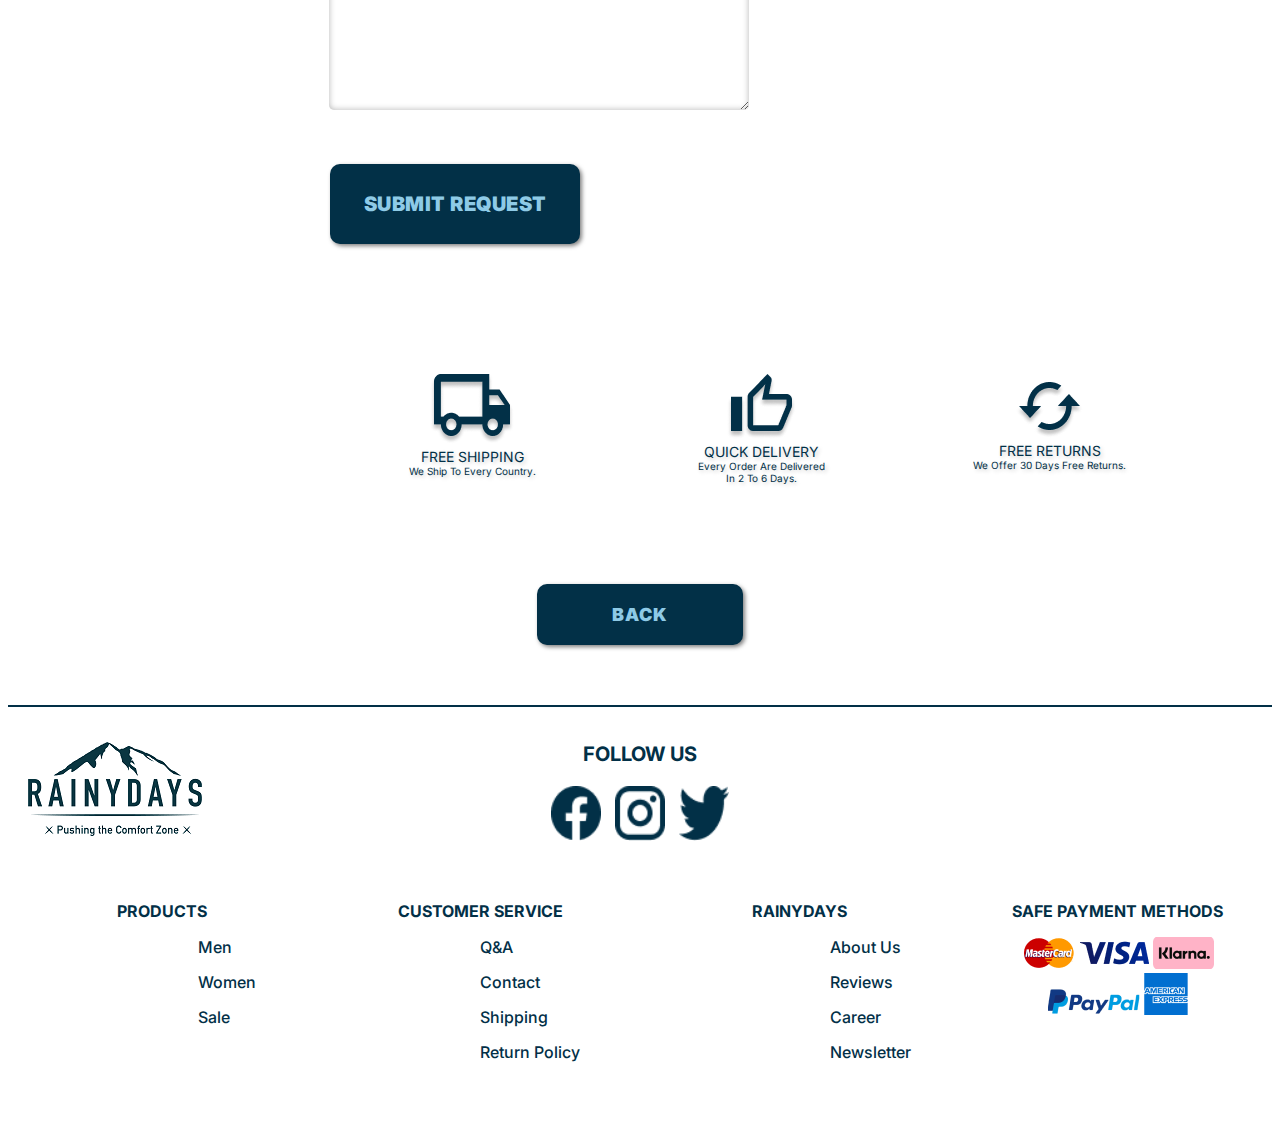
<file: contact.html>
<!DOCTYPE html>
<html lang="en">
<head>
  <meta charset="UTF-8">
  <meta name="viewport" content="width=device-width, initial-scale=1.0">
  <link rel="stylesheet" href="src/css/styles.css">
  <link rel="stylesheet" href="src/css/contact.css">
  <link rel="preconnect" href="https://fonts.googleapis.com">
  <link rel="preconnect" href="https://fonts.gstatic.com" crossorigin>
  <link href="https://fonts.googleapis.com/css2?family=Inter:wght@100..900&display=swap" rel="stylesheet">
  <link rel="apple-touch-icon" sizes="180x180" href="assets/images/favicon/apple-touch-icon.png">
  <link rel="icon" type="image/png" sizes="32x32" href="assets/images/favicon/favicon-32x32.png">
  <link rel="icon" type="image/png" sizes="16x16" href="assets/images/favicon/favicon-16x16.png">
  <link rel="manifest" href="/site.webmanifest">
  <title>Rainydays - Contact</title>
  <meta property="og:title" content="Rainydays - Contact Us">
  <meta property="og:url" content="https://www.raiydays.com/contact-us">
  <meta property="og:type" content="website">
  <meta property="og:image" content="assets/images/RainyDays_Logo1.png">
</head>

<body>
  <header>
    <div class="logo-container">
      <a class="logo" href="index.html">
         <img class="logo-image" src="assets/images/RainyDays_Logo1.png"alt="Rainydays logo">
      </a>
    </div>
    <nav>
       <ul>
         <li><a href="shop.html">men</a></li>
         <li><a href="shop.html">women</a></li>
         <li><a href="about.html">about</a></li>
         <li><a href="contact.html">contact</a></li>
      </ul> 
    </nav>
       <input class="search" type="text" placeholder="What are you looking for?">
       <div class="header-links">
           <a href="my-pages">
              <img src="assets/images/profile.png" alt="My pages">
           </a>
           <a href="cart.html">
              <img src="assets/images/cart.png" alt="Shopping cart">
           </a>      
        </div>
 </header>


  <main>
    <p class="page-links"><a href="index.html">Home</a>/Contact</p>
    <h1 class="title-text">Contact Us</h1>

    <div class="seperator-line"></div>

    <section class="about-container">
      <div class="about-text">
        <h2>About Your Order</h2>
        <h3>Please get in touch if you have any questions regarding your order.</h3>
        <h3>Customer service opening hours: 10 AM - 6 PM.<br>
            Phone: 555 18 546</h3>
        <h3>To contact us by email, select a category from the drop-down menu <br>and fill in the fields with as much information<br>
            as possible so that we can help you as best and as quickly as possible.</h3>

        <h3>As soon as we have received your message, <br> an automatic reply with a case number will be sent to you.<br>
          If you have not received an automatic reply with a case number, <br> it will indicate that we have not received your message.<br>
          Check your spam/junk folder in your email, as it may have ended up there. <br> Otherwise, please try again.</h3>
      </div>
    </section>


    <section class="form-container">
      <h5>Submit A Request</h5>
      <h4>Please compleste the form below to submit a support request</h4>
      <form action="success.html" method="get">
        <fieldset>
          <label for="category">Request category</label>
          <select name="category" id="category" class="category_input" required>
            <option value=""disabled selected>Select option</option>
            <option value="order">Order</option>
            <option value="return&refund">Return & refund</option>
            <option value="shipping">Shipping</option>
            <option value="payment">Payment</option>
            <option value="other">Other</option>
          </select>
        </fieldset>
        <fieldset>
          <label for="ordernumber">Ordernumber</label>
          <input type="text" name="ordernumber" id="ordernumber" class="form__input" required>
          <label for="name">Name</label>
          <input type="text" name="name" id="name" class="form__input" required>
          <label for="email">E-mail</label>
          <input type="email" name="email" id="email" class="form__input" required>
          <label for="message">Message</label>
          <textarea name="message" id="message" cols="30" rows="10"></textarea>
        </fieldset>
        <input type="submit" value="Submit Request">
      </form>
    </section>


    <section class="shipping-icons-container">

      <div class="shipping-icons-1">
        <img src="assets/images/truck.png" alt="Shipping truck">
        <p class="shipping-title">free shipping</p>
        <p class="shipping-text">we ship to every country.</p>
      </div>
      <div class="shipping-icons-2">
        <img src="assets/images/thumb-up.png" alt="Thumbs up">
        <p class="shipping-title">quick delivery</p>
        <p class="shipping-text">every order are delivered <br>
        in 2 to 6 days.</p>
      </div>
      <div class="shipping-icons-3">
        <img src="assets/images/return.png" alt="Return">
        <p class="shipping-title">free returns</p>
        <p class="shipping-text">we offer 30 days free returns.</p>
      </div>      
    </section>

    <div class="back-button-container">
      <a href="index.html"><button class="back-button">Back</button></a>
    </div>

  </main>


  <footer>
    <div class="footer-seperator-line"></div>
    <div class="footer-top">
      <div class="footer-logo">
        <img src="assets/images/rainydays_footer_logo.png" alt="Rainydays footer logo">
      </div>
      <div class="social-icons">
        <p>FOLLOW US</p>
        <img src="assets/images/facebook-logo.png" alt="Rainydays facebook">
        <img src="assets/images/instagram-logo.png" alt="Rainydays instagram">
        <img src="assets/images/twitter-logo.png" alt="Rainydays twitter">
      </div>
    </div>
    <div class="footer-bottom">
      <div class="products">
        <p>PRODUCTS</p>
        <a href="shop.html">Men</a>
        <a href="shop.html">Women</a>
        <a href="shop.html">Sale</a>
      </div>
      <div class="service">
        <p>CUSTOMER SERVICE</p>
        <a href="q&a.html">Q&A</a>
        <a href="contact.html">Contact</a>
        <a href="shipping.html">Shipping</a>
        <a href="return-policy.html">Return Policy</a>
      </div>
      <div class="rainydays">
        <p>RAINYDAYS</p>
        <a href="about.html">About Us</a>
        <a href="reviews.html">Reviews</a>
        <a href="career.html">Career</a>
        <a href="newsletter.html">Newsletter</a>
      </div>
      <div class="payment">
        <p>SAFE PAYMENT METHODS</p>
        <div class="image-container-1">
          <img src="assets/images/mastercard-logo.png" alt="Mastercard logo">
          <img src="assets/images/visa-logo.png" alt="Visa logo">
          <img src="assets/images/klarna-logo.png" alt="Klarna logo">
        </div>
        <div class="image-container-2">
          <img src="assets/images/pp-logo.png" alt="Paypal logo">
          <img src="assets/images/american-express-logo.png" alt="American express logo">
        </div>
     </div>
 </footer>
</body>
</html>
</file>
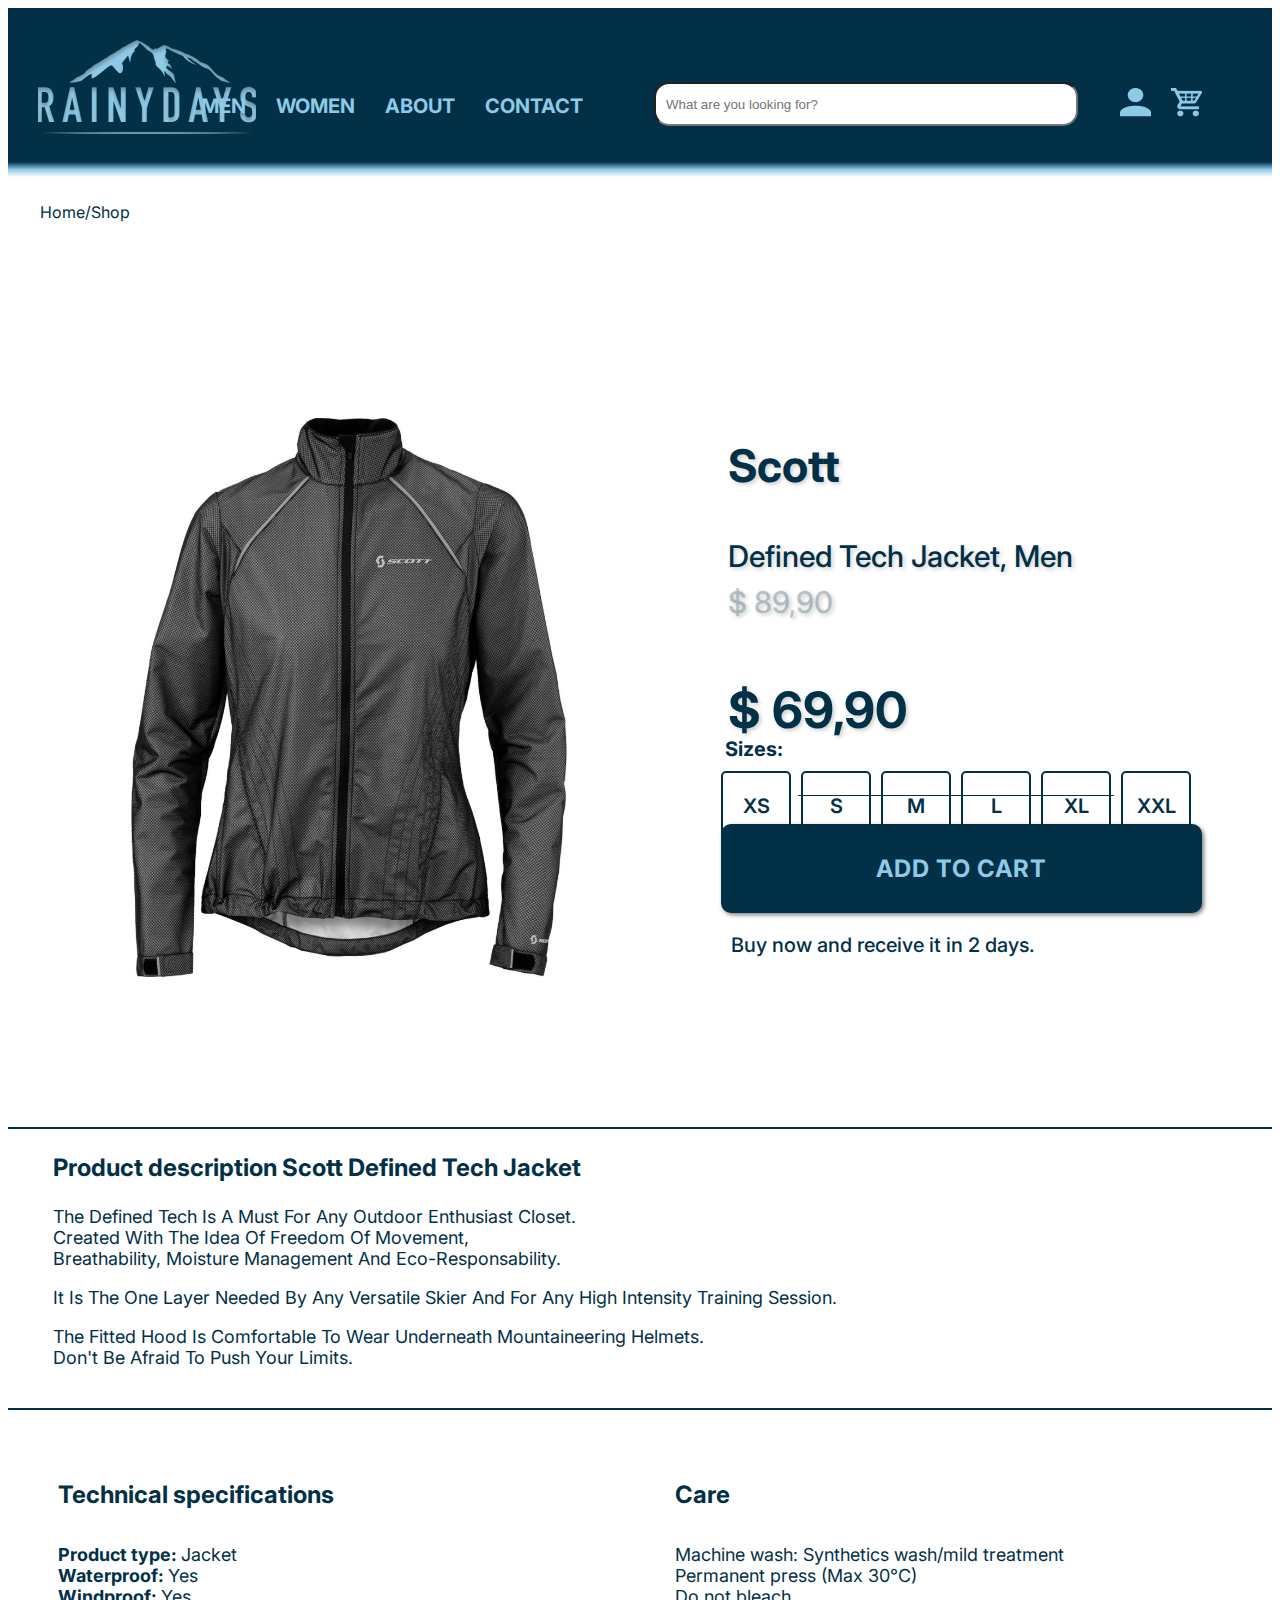
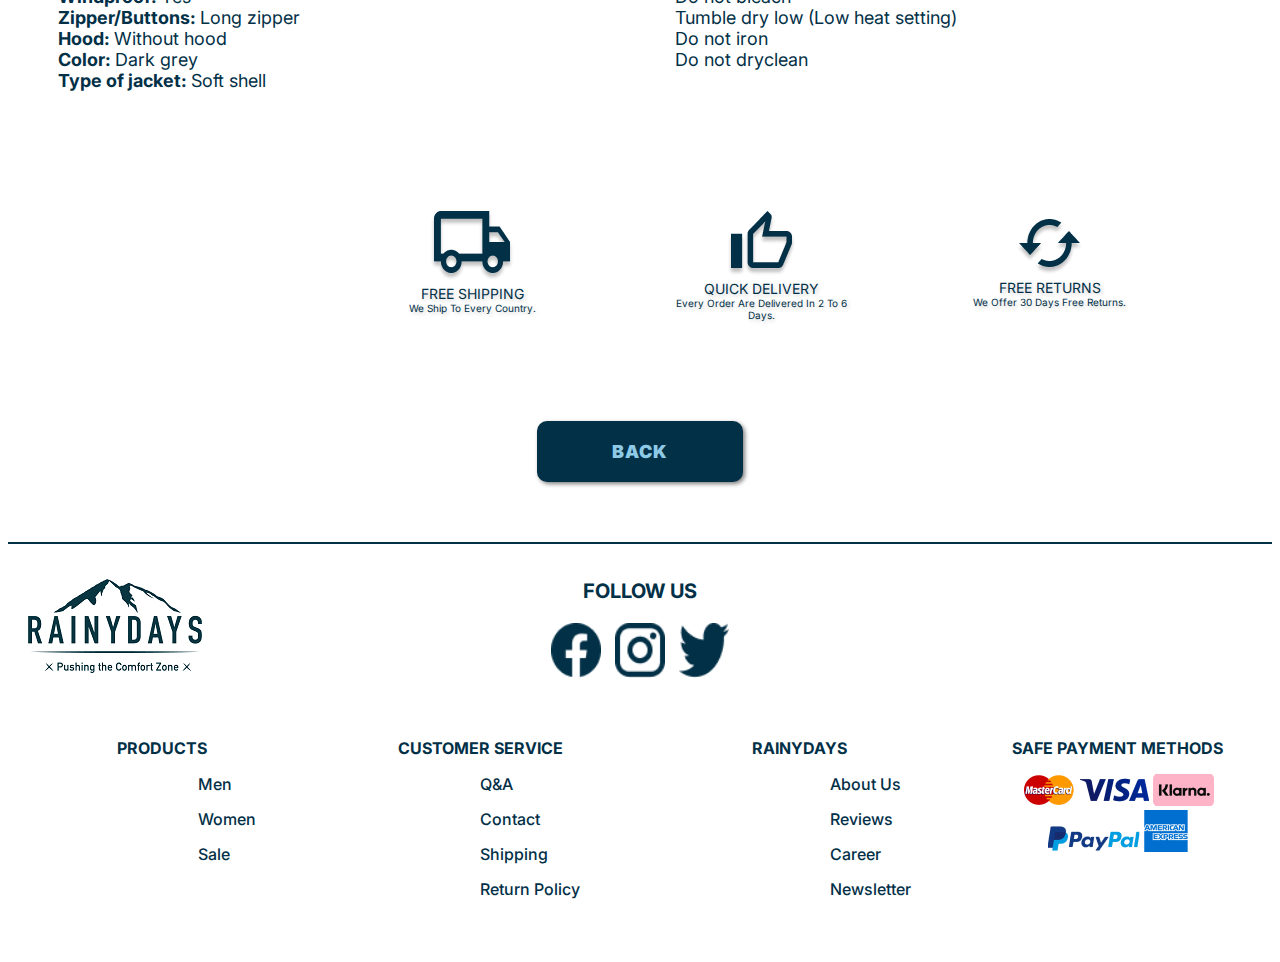
<file: product.html>
<!DOCTYPE html>
<html lang="en">
<head>
  <meta charset="UTF-8">
  <meta name="viewport" content="width=device-width, initial-scale=1.0">
  <link rel="stylesheet" href="src/css/styles.css">
  <link rel="stylesheet" href="src/css/product.css">
  <link rel="preconnect" href="https://fonts.googleapis.com">
  <link rel="preconnect" href="https://fonts.gstatic.com" crossorigin>
  <link href="https://fonts.googleapis.com/css2?family=Inter:wght@100..900&display=swap" rel="stylesheet">
  <link rel="apple-touch-icon" sizes="180x180" href="assets/images/favicon/apple-touch-icon.png">
  <link rel="icon" type="image/png" sizes="32x32" href="assets/images/favicon/favicon-32x32.png">
  <link rel="icon" type="image/png" sizes="16x16" href="assets/images/favicon/favicon-16x16.png">
  <link rel="manifest" href="/site.webmanifest">
  <title>Scott Defined Tech Jacket</title>
  <meta property="og:title" content="Rainydays - Scott-Defined-Tech-Jacket">
  <meta property="og:url" content="https://www.raiydays.com/scott-defined-tech-jacket">
  <meta property="og:type" content="website">
  <meta property="og:image" content="assets/images/RainyDays_Logo1.png">
</head>


<body>
  <header>
    <div class="logo-container">
      <a class="logo" href="index.html">
         <img class="logo-image" src="assets/images/RainyDays_Logo1.png"alt="Rainydays logo">
      </a>
    </div>
    <nav>
       <ul>
         <li><a href="shop.html">men</a></li>
         <li><a href="shop.html">women</a></li>
         <li><a href="about.html">about</a></li>
         <li><a href="contact.html">contact</a></li>
      </ul> 
    </nav>
       <input class="search" type="text" placeholder="What are you looking for?">
       <div class="header-links">
           <a href="my-pages">
              <img src="assets/images/profile.png" alt="My pages">
           </a>
           <a href="cart.html">
              <img src="assets/images/cart.png" alt="Shopping cart">
           </a>      
        </div>
  </header>

  <main>
    <p class="page-links"><a href="index.html">Home</a>/<a href="shop.html">Shop</a></p>

    <div class="container">
        <div class="image-container">
          <div class="image">
            <img src="assets/images/jackets/RainyDays_Jacket2.jpg" alt="Image of Scott defined tech jacket">
          </div>
        </div>
        <section class="info-container">
          <div class="info">
            <p class="product-brand">Scott</p>
            <p class="product-jacket">Defined Tech Jacket, Men</p>
            <p class="product-before-price">$ 89,90</p>
            <p class="product-price">$ 69,90</p>
          </div>
          <div class="product-seperator-line"></div>
          <div class="size-title"></div>
          <div class="sizes"> 
            <h1 class="size-title">Sizes:</h1>
            <div class="size-options">        
              <p>XS</p>
              <p>S</p>
              <p>M</p>
              <p>L</p>
              <p>XL</p>
              <p>XXL</p>
            </div> 
          </div>
          <div class="button">
            <a href="checkout.html"><button class="add-button">add to cart</button></a>
            <p>Buy now and receive it in 2 days.</p>
          </div>
        </section>
    </div>

    <div class="seperator-line"></div>

    <div class="product-description">
      <p class="title">Product description Scott Defined Tech Jacket</p>
      <p class="description">The defined tech is a must for any outdoor enthusiast closet. <br>
        Created with the idea of freedom of movement, <br> 
        breathability, moisture management and eco-responsability.</p>
      <p class="description">It is the one layer needed by any versatile skier and for any high intensity training session.</p>
      <p class="description">The fitted hood is comfortable to wear underneath mountaineering helmets. <br>
        Don't be afraid to push your limits.</p>
    </div>

    <div class="seperator-line"></div>
      
    <section class="technical-specifications">
        <div class="specifications">
          <h2>Technical specifications</h2>
          <p class="tech-text"><span class="bold-text">Product type: </span>Jacket</p>
          <p class="tech-text"><span class="bold-text">Waterproof: </span>Yes</p>
          <p class="tech-text"><span class="bold-text">Windproof: </span>Yes</p>
          <p class="tech-text"><span class="bold-text">Zipper/Buttons: </span>Long zipper</p>
          <p class="tech-text"><span class="bold-text">Hood: </span>Without hood</p>
          <p class="tech-text"><span class="bold-text">Color: </span>Dark grey</p>
          <p class="tech-text"><span class="bold-text">Type of jacket: </span>Soft shell</p>
        </div>
        <div class="care">
          <h2>Care</h2>
          <p class="tech-text">Machine wash: Synthetics wash/mild treatment</p>
          <p class="tech-text">Permanent press (Max 30°C)</p>
          <p class="tech-text">Do not bleach</p>
          <p class="tech-text">Tumble dry low (Low heat setting)</p>
          <p class="tech-text">Do not iron</p>
          <p class="tech-text">Do not dryclean</p>
        </div>
    </section>

    <section class="shipping-icons-container">

      <div class="shipping-icons-1">
        <img src="assets/images/truck.png" alt="Shipping truck">
        <p class="shipping-title">free shipping</p>
        <p class="shipping-text">we ship to every country.</p>
      </div>
      <div class="shipping-icons-2">
        <img src="assets/images/thumb-up.png" alt="Thumbs up">
        <p class="shipping-title">quick delivery</p>
        <p class="shipping-text">every order are delivered in 2 to 6 days.</p>
      </div>
      <div class="shipping-icons-3">
        <img src="assets/images/return.png" alt="Return">
        <p class="shipping-title">free returns</p>
        <p class="shipping-text">we offer 30 days free returns.</p>
      </div>      
    </section>

    <div class="back-button-container">
      <a href="index.html"><button class="back-button">Back</button></a>
    </div>

  </main>

  <footer>
    <div class="footer-seperator-line"></div>
    <div class="footer-top">
      <div class="footer-logo">
        <img src="assets/images/rainydays_footer_logo.png" alt="Rainydays footer logo">
      </div>
      <div class="social-icons">
        <p>FOLLOW US</p>
        <img src="assets/images/facebook-logo.png" alt="Rainydays facebook">
        <img src="assets/images/instagram-logo.png" alt="Rainydays instagram">
        <img src="assets/images/twitter-logo.png" alt="Rainydays twitter">
      </div>
    </div>
    <div class="footer-bottom">
      <div class="products">
        <p>PRODUCTS</p>
        <a href="shop.html">Men</a>
        <a href="shop.html">Women</a>
        <a href="shop.html">Sale</a>
      </div>
      <div class="service">
        <p>CUSTOMER SERVICE</p>
        <a href="q&a.html">Q&A</a>
        <a href="contact.html">Contact</a>
        <a href="shipping.html">Shipping</a>
        <a href="return-policy.html">Return Policy</a>
      </div>
      <div class="rainydays">
        <p>RAINYDAYS</p>
        <a href="about.html">About Us</a>
        <a href="reviews.html">Reviews</a>
        <a href="career.html">Career</a>
        <a href="newsletter.html">Newsletter</a>
      </div>
      <div class="payment">
        <p>SAFE PAYMENT METHODS</p>
        <div class="image-container-1">
          <img src="assets/images/mastercard-logo.png" alt="Mastercard logo">
          <img src="assets/images/visa-logo.png" alt="Visa logo">
          <img src="assets/images/klarna-logo.png" alt="Klarna logo">
        </div>
        <div class="image-container-2">
          <img src="assets/images/pp-logo.png" alt="Paypal logo">
          <img src="assets/images/american-express-logo.png" alt="American express logo">
        </div>
     </div>
 </footer>



</body>
</html>
</file>
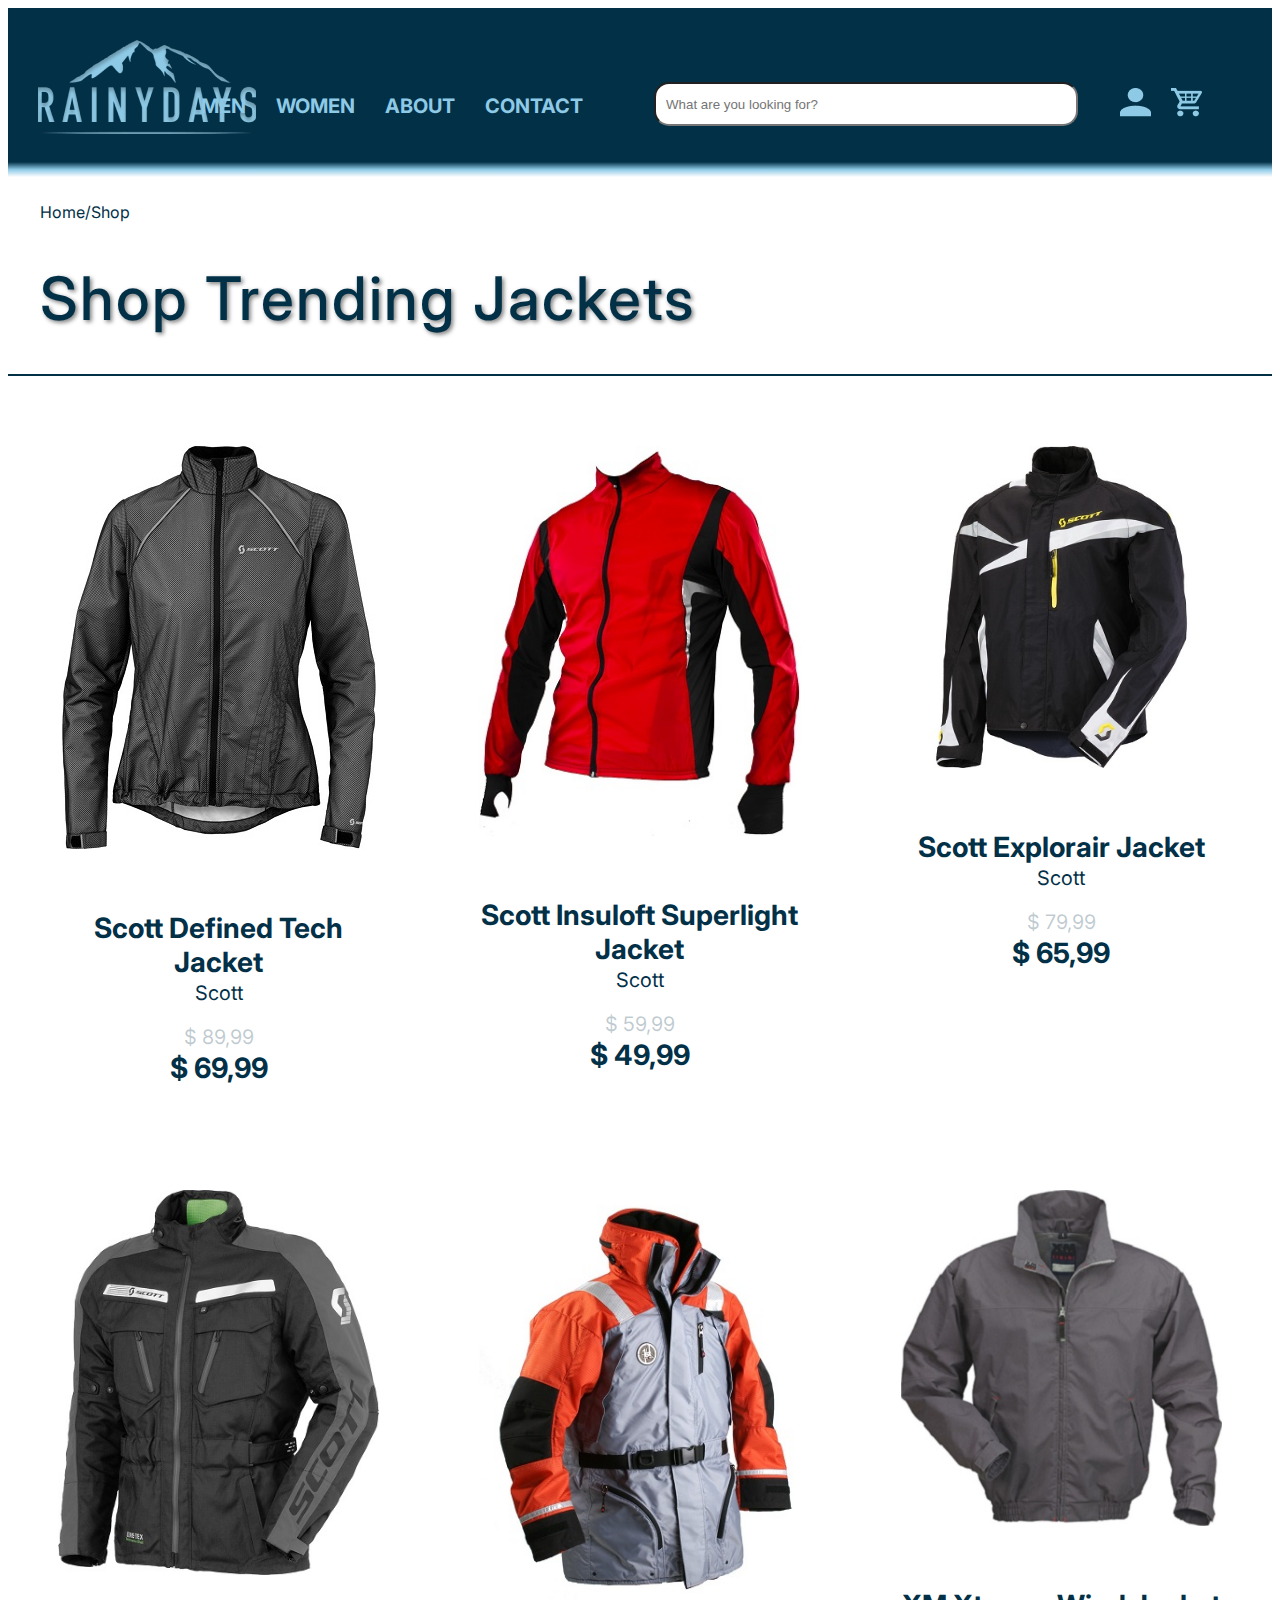
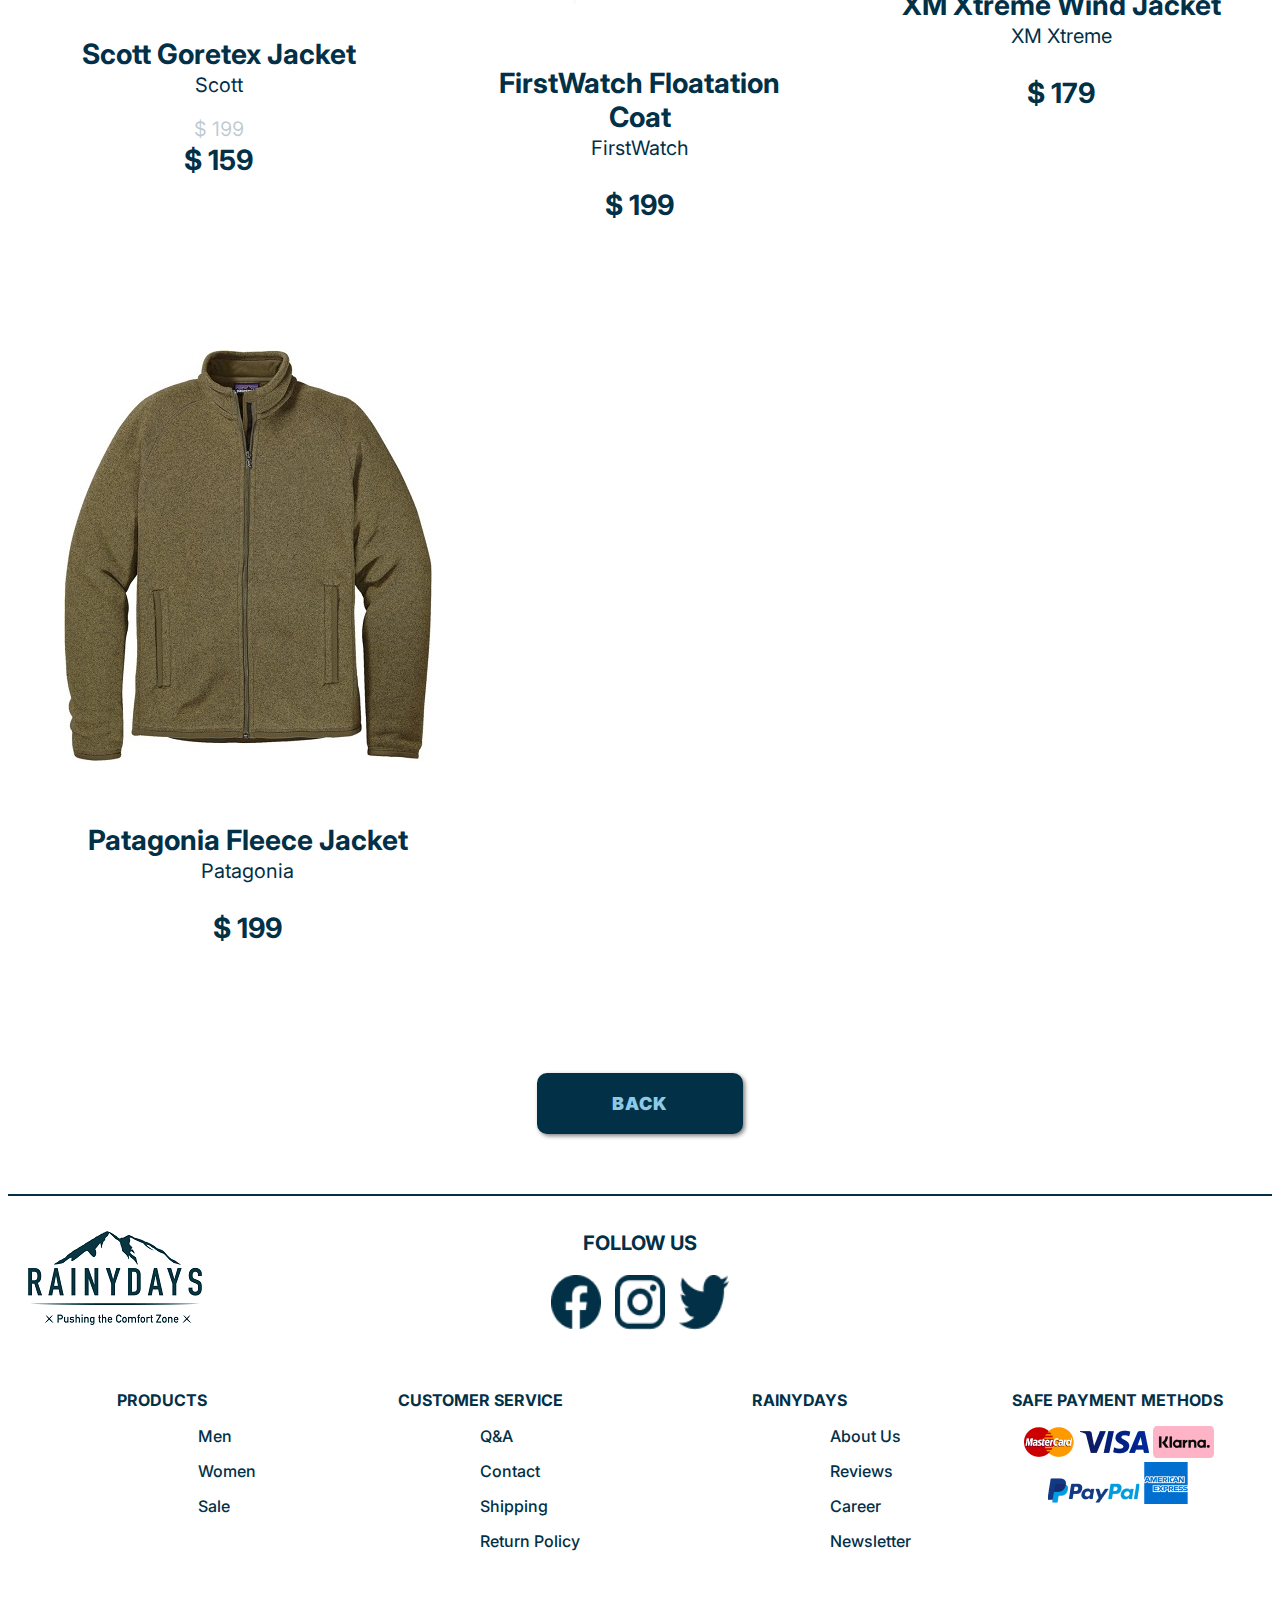
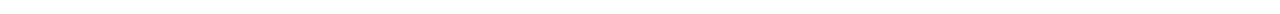
<file: shop.html>
<!DOCTYPE html>
<html lang="en">
<head>
  <meta charset="UTF-8">
  <meta name="viewport" content="width=device-width, initial-scale=1.0">
  <link rel="stylesheet" href="src/css/styles.css">
  <link rel="stylesheet" href="src/css/shop.css">
  <link rel="stylesheet" href="src/css/jackets.css">
  <link rel="preconnect" href="https://fonts.googleapis.com">
  <link rel="preconnect" href="https://fonts.gstatic.com" crossorigin>
  <link href="https://fonts.googleapis.com/css2?family=Inter:wght@100..900&display=swap" rel="stylesheet">
  <link rel="apple-touch-icon" sizes="180x180" href="assets/images/favicon/apple-touch-icon.png">
  <link rel="icon" type="image/png" sizes="32x32" href="assets/images/favicon/favicon-32x32.png">
  <link rel="icon" type="image/png" sizes="16x16" href="assets/images/favicon/favicon-16x16.png">
  <link rel="manifest" href="/site.webmanifest">
  <title>Rainydays - Shop</title>
  <meta property="og:title" content="Rainydays - Shop">
  <meta property="og:url" content="https://www.raiydays.com/shop">
  <meta property="og:type" content="website">
  <meta property="og:image" content="assets/images/RainyDays_Logo1.png">
</head>


<body>
  <header>
    <div class="logo-container">
      <a class="logo" href="index.html">
         <img class="logo-image" src="assets/images/RainyDays_Logo1.png"alt="Rainydays logo">
      </a>
    </div>
    <nav>
       <ul>
         <li><a href="shop.html">men</a></li>
         <li><a href="shop.html">women</a></li>
         <li><a href="about.html">about</a></li>
         <li><a href="contact.html">contact</a></li>
      </ul> 
    </nav>
       <input class="search" type="text" placeholder="What are you looking for?">
       <div class="header-links">
           <a href="my-pages">
              <img src="assets/images/profile.png" alt="My pages">
           </a>
           <a href="cart.html">
              <img src="assets/images/cart.png" alt="Shopping cart">
           </a>      
        </div>
 </header>


  <main>
    <p class="page-links"><a href="index.html">Home</a>/Shop</p>
    <h1 class="title-text">Shop Trending Jackets</h1>

    <div class="seperator-line"></div>

    <section class="jacket-row-1">
      <div class="jacket-1">
        <a href="product.html">
          <img src="assets/images/jackets/RainyDays_Jacket2-cropped.jpg" alt="Scott defined tech jacket">
        <p class="item">Scott Defined Tech Jacket</p>
        <p class="brand">Scott</p>
        <p class="before-price">$ 89,99</p>
        <p class="price">$ 69,99</p>
        </a>
      </div>

       <div class="jacket-2">
          <img src="assets/images/jackets/RainyDays_Jacket3-cropped.jpg" alt="Scott insuloft superlight jacket">
          <p class="item">Scott Insuloft Superlight Jacket</p>
          <p class="brand">Scott</p>
          <p class="before-price">$ 59,99</p>
          <p class="price">$ 49,99</p>
       </div>

       <div class="jacket-3">
          <img src="assets/images/jackets/RainyDays_Jacket4-cropped.jpg" alt="Scott explorair jacket">
          <p class="item">Scott Explorair Jacket</p>
          <p class="brand">Scott</p>
          <p class="before-price">$ 79,99</p>
          <p class="price">$ 65,99</p>
       </div>

    </section>

    <section class="jacket-row-2">
      <div class="jacket-4">
        <img src="assets/images/jackets/RainyDays_Jacket6-cropped.jpg" alt="Scott goretex jacket">
        <p class="item">Scott Goretex Jacket</p>
        <p class="brand">Scott</p>
        <p class="before-price">$ 199</p>
        <p class="price">$ 159</p>
      </div>

      <div class="jacket-5">
        <img src="assets/images/jackets/RainyDays_Jacket1-cropped.jpg" alt="of Firstwatch floatation coat">
        <p class="item">FirstWatch Floatation Coat</p>
        <p class="brand">FirstWatch</p>
        <p class="price-2">$ 199</p>
      </div>

      <div class="jacket-6">
        <img src="assets/images/jackets/RainyDays_Jacket5-cropped.jpg" alt="Xm xtreme wind jacket">
        <p class="item">XM Xtreme Wind Jacket</p>
        <p class="brand">XM Xtreme</p>
        <p class="price-2">$ 179</p>
      </div>

    </section>

    <section class="jacket-row-3">
      <div class="jacket-7">
        <img src="assets/images/jackets/RainyDays_Jacket7-cropped.jpg" alt="Patagonia fleece jacket">
        <p class="item">Patagonia Fleece Jacket</p>
        <p class="brand">Patagonia</p>
        <p class="price-2">$ 199</p>
      </div>


    </section>

    <div class="back-button-container">
      <a href="index.html"><button class="back-button">Back</button></a>
    </div>


  </main>


  <footer>
    <div class="footer-seperator-line"></div>
    <div class="footer-top">
      <div class="footer-logo">
        <img src="assets/images/rainydays_footer_logo.png" alt="Rainydays footer logo">
      </div>
      <div class="social-icons">
        <p>FOLLOW US</p>
        <img src="assets/images/facebook-logo.png" alt="Rainydays facebook">
        <img src="assets/images/instagram-logo.png" alt="Rainydays instagram">
        <img src="assets/images/twitter-logo.png" alt="Rainydays twitter">
      </div>
    </div>
    <div class="footer-bottom">
      <div class="products">
        <p>PRODUCTS</p>
        <a href="shop.html">Men</a>
        <a href="shop.html">Women</a>
        <a href="shop.html">Sale</a>
      </div>
      <div class="service">
        <p>CUSTOMER SERVICE</p>
        <a href="q&a.html">Q&A</a>
        <a href="contact.html">Contact</a>
        <a href="shipping.html">Shipping</a>
        <a href="return-policy.html">Return Policy</a>
      </div>
      <div class="rainydays">
        <p>RAINYDAYS</p>
        <a href="about.html">About Us</a>
        <a href="reviews.html">Reviews</a>
        <a href="career.html">Career</a>
        <a href="newsletter.html">Newsletter</a>
      </div>
      <div class="payment">
        <p>SAFE PAYMENT METHODS</p>
        <div class="image-container-1">
          <img src="assets/images/mastercard-logo.png" alt="Mastercard logo">
          <img src="assets/images/visa-logo.png" alt="Visa logo">
          <img src="assets/images/klarna-logo.png" alt="Klarna logo">
        </div>
        <div class="image-container-2">
          <img src="assets/images/pp-logo.png" alt="Paypal logo">
          <img src="assets/images/american-express-logo.png" alt="American express logo">
        </div>
     </div>
 </footer>
</body>
</html>
</file>
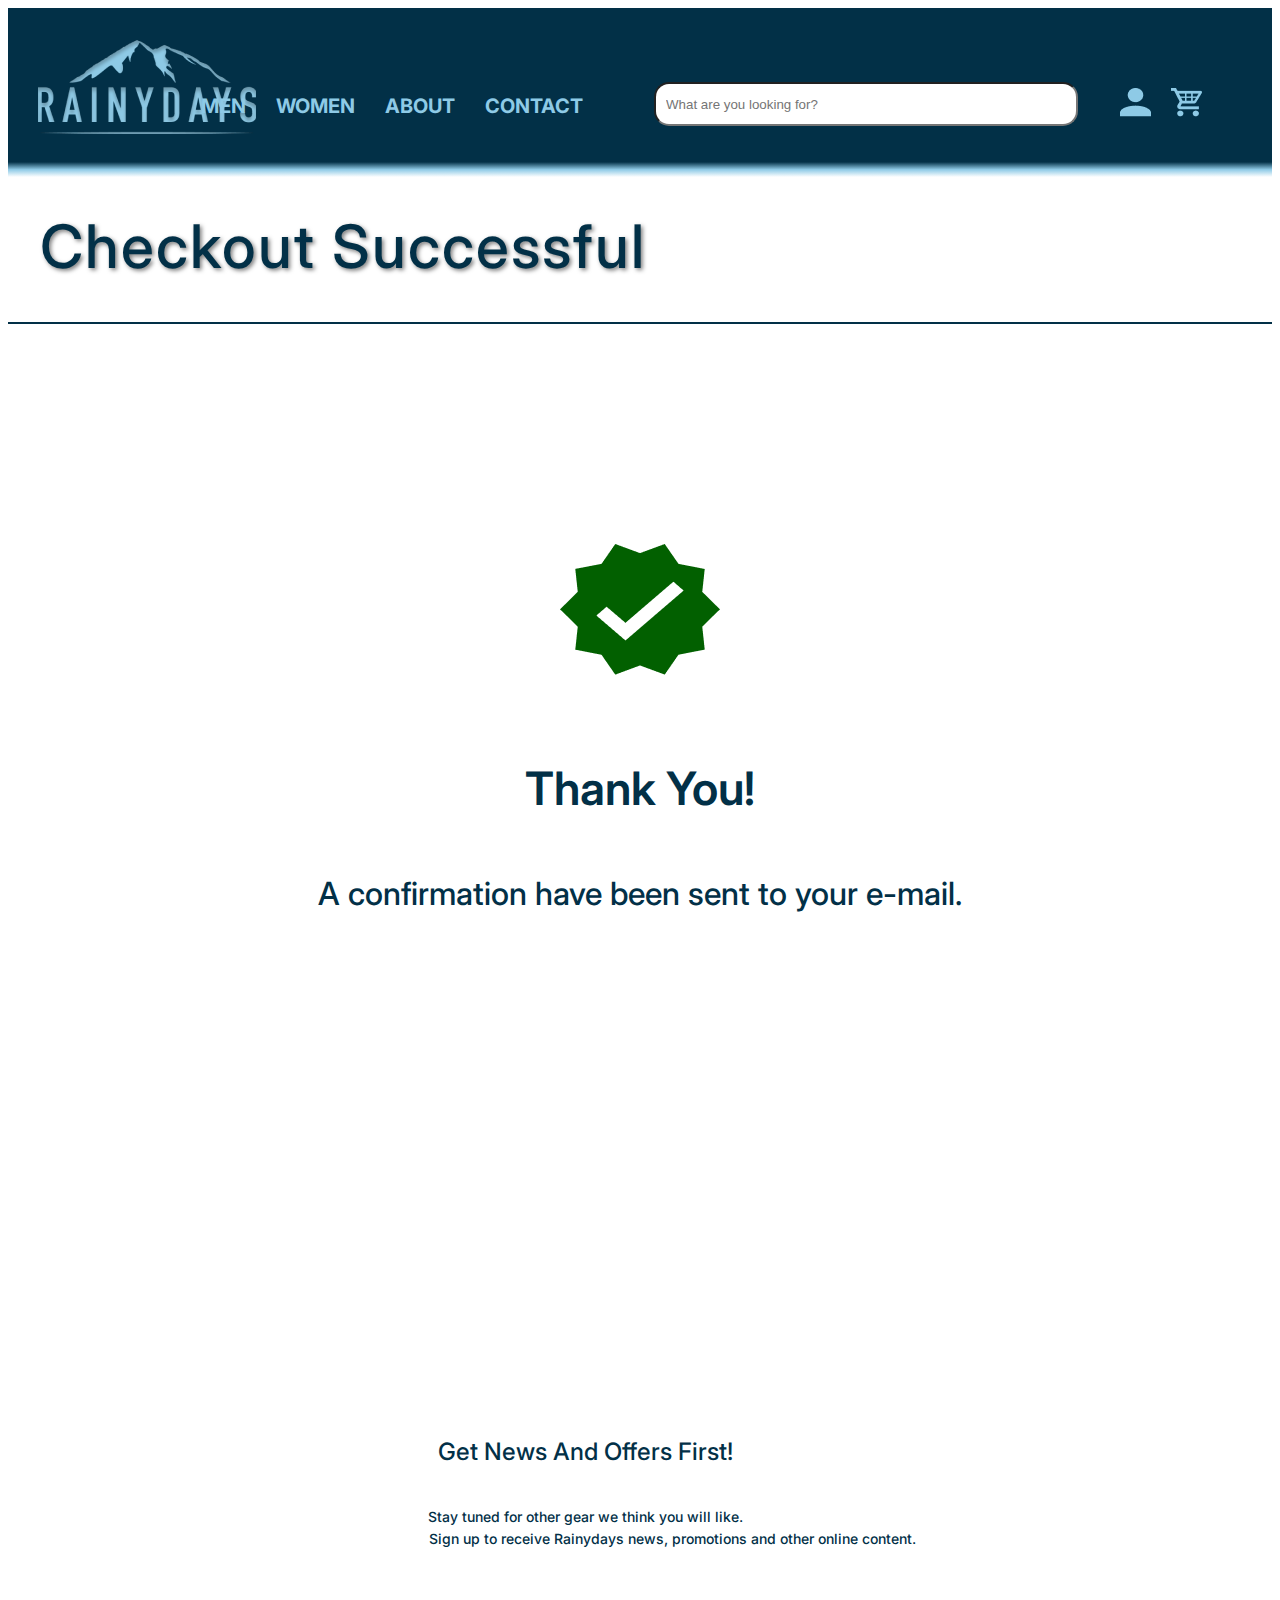
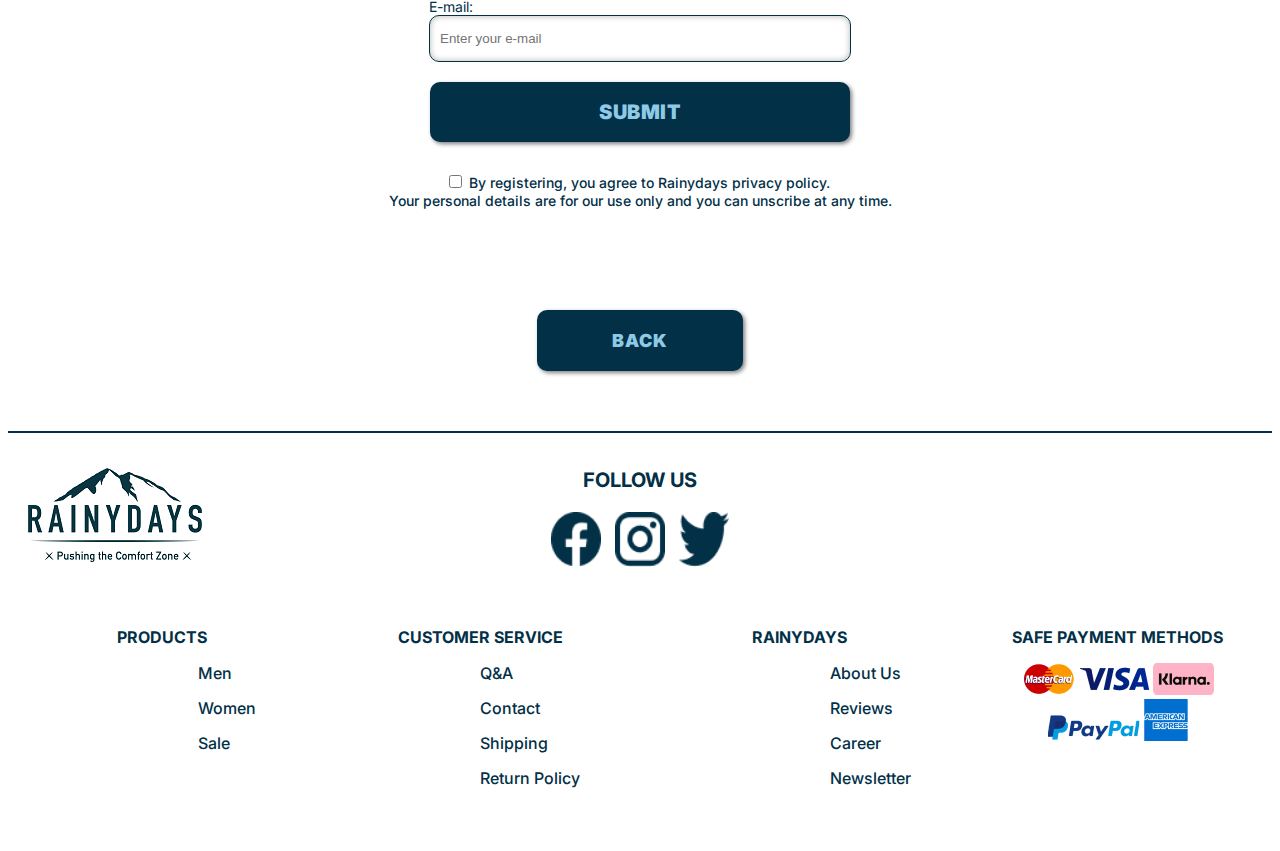
<file: success.html>
<!DOCTYPE html>
<html lang="en">
<head>
  <meta charset="UTF-8">
  <meta name="viewport" content="width=device-width, initial-scale=1.0">
  <link rel="stylesheet" href="src/css/styles.css">
  <link rel="stylesheet" href="src/css/success.css">
  <link rel="preconnect" href="https://fonts.googleapis.com">
  <link rel="preconnect" href="https://fonts.gstatic.com" crossorigin>
  <link href="https://fonts.googleapis.com/css2?family=Inter:wght@100..900&display=swap" rel="stylesheet">
  <link rel="apple-touch-icon" sizes="180x180" href="assets/images/favicon/apple-touch-icon.png">
  <link rel="icon" type="image/png" sizes="32x32" href="assets/images/favicon/favicon-32x32.png">
  <link rel="icon" type="image/png" sizes="16x16" href="assets/images/favicon/favicon-16x16.png">
  <link rel="manifest" href="/site.webmanifest">
  <title>Rainydays</title>
  <meta property="og:title" content="Rainydays - Checkout Succcess">
  <meta property="og:url" content="https://www.raiydays.com/checkout-success">
  <meta property="og:type" content="website">
  <meta property="og:image" content="assets/images/RainyDays_Logo1.png">
</head>


<body>
  <header>
    <div class="logo-container">
      <a class="logo" href="index.html">
         <img class="logo-image" src="assets/images/RainyDays_Logo1.png"alt="Rainydays logo">
      </a>
    </div>
    <nav>
       <ul>
         <li><a href="shop.html">men</a></li>
         <li><a href="shop.html">women</a></li>
         <li><a href="about.html">about</a></li>
         <li><a href="contact.html">contact</a></li>
      </ul> 
    </nav>
       <input class="search" type="text" placeholder="What are you looking for?">
       <div class="header-links">
           <a href="my-pages">
              <img src="assets/images/profile.png" alt="My pages">
           </a>
           <a href="cart.html">
              <img src="assets/images/cart.png" alt="Shopping cart">
           </a>      
        </div>
 </header>


  <main>
    <h1 class="title-text">Checkout Successful</h1>

    <div class="seperator-line"></div>

    <section class="thank-you-container">
       <div class="check-image">
           <img src="assets/images/check-sign.png" alt="Check sign">
       </div>
       <div class="thank-you-text">
        <h1>Thank You!</h1>
        <h2>A confirmation have been sent to your e-mail.</h2>
       </div>
    </section>

    <section class="subscribe-container">
        <h3>Get News And Offers First!</h3>
        <h4>Stay tuned for other gear we think you will like.</h4>
        <h5>Sign up to receive Rainydays news, promotions and other online content.</h5>
        <form action="e-mail-subscriptions">
          <fieldset>
            <label for="email">E-mail:</label>
            <input type="email" id="email" name="email" class="form__input" placeholder="Enter your e-mail">
          </fieldset>
          <input type="submit" value="Submit">
        </form>
        <div class="checkbox-container">
          <input type="checkbox" id="checkbox" name="checkbox" required>
          <label for="checkbox">By registering, you agree to Rainydays privacy policy. <br> Your personal details are for our use only and you can unscribe at any time.</label> 

      </div>
    </section>

    <div class="back-button-container">
      <a href="index.html"><button class="back-button">Back</button></a>
    </div>


 </main>


 <footer>
  <div class="footer-seperator-line"></div>
  <div class="footer-top">
    <div class="footer-logo">
      <img src="assets/images/rainydays_footer_logo.png" alt="Rainydays footer logo">
    </div>
    <div class="social-icons">
      <p>FOLLOW US</p>
      <img src="assets/images/facebook-logo.png" alt="Rainydays facebook">
      <img src="assets/images/instagram-logo.png" alt="Rainydays instagram">
      <img src="assets/images/twitter-logo.png" alt="Rainydays twitter">
    </div>
  </div>
  <div class="footer-bottom">
    <div class="products">
      <p>PRODUCTS</p>
      <a href="shop.html">Men</a>
      <a href="shop.html">Women</a>
      <a href="shop.html">Sale</a>
    </div>
    <div class="service">
      <p>CUSTOMER SERVICE</p>
      <a href="q&a.html">Q&A</a>
      <a href="contact.html">Contact</a>
      <a href="shipping.html">Shipping</a>
      <a href="return-policy.html">Return Policy</a>
    </div>
    <div class="rainydays">
      <p>RAINYDAYS</p>
      <a href="about.html">About Us</a>
      <a href="reviews.html">Reviews</a>
      <a href="career.html">Career</a>
      <a href="newsletter.html">Newsletter</a>
    </div>
    <div class="payment">
      <p>SAFE PAYMENT METHODS</p>
      <div class="image-container-1">
        <img src="assets/images/mastercard-logo.png" alt="Mastercard logo">
        <img src="assets/images/visa-logo.png" alt="Visa logo">
        <img src="assets/images/klarna-logo.png" alt="Klarna logo">
      </div>
      <div class="image-container-2">
        <img src="assets/images/pp-logo.png" alt="Paypal logo">
        <img src="assets/images/american-express-logo.png" alt="American express logo">
      </div>
   </div>
</footer>
</body>
</html>
</file>
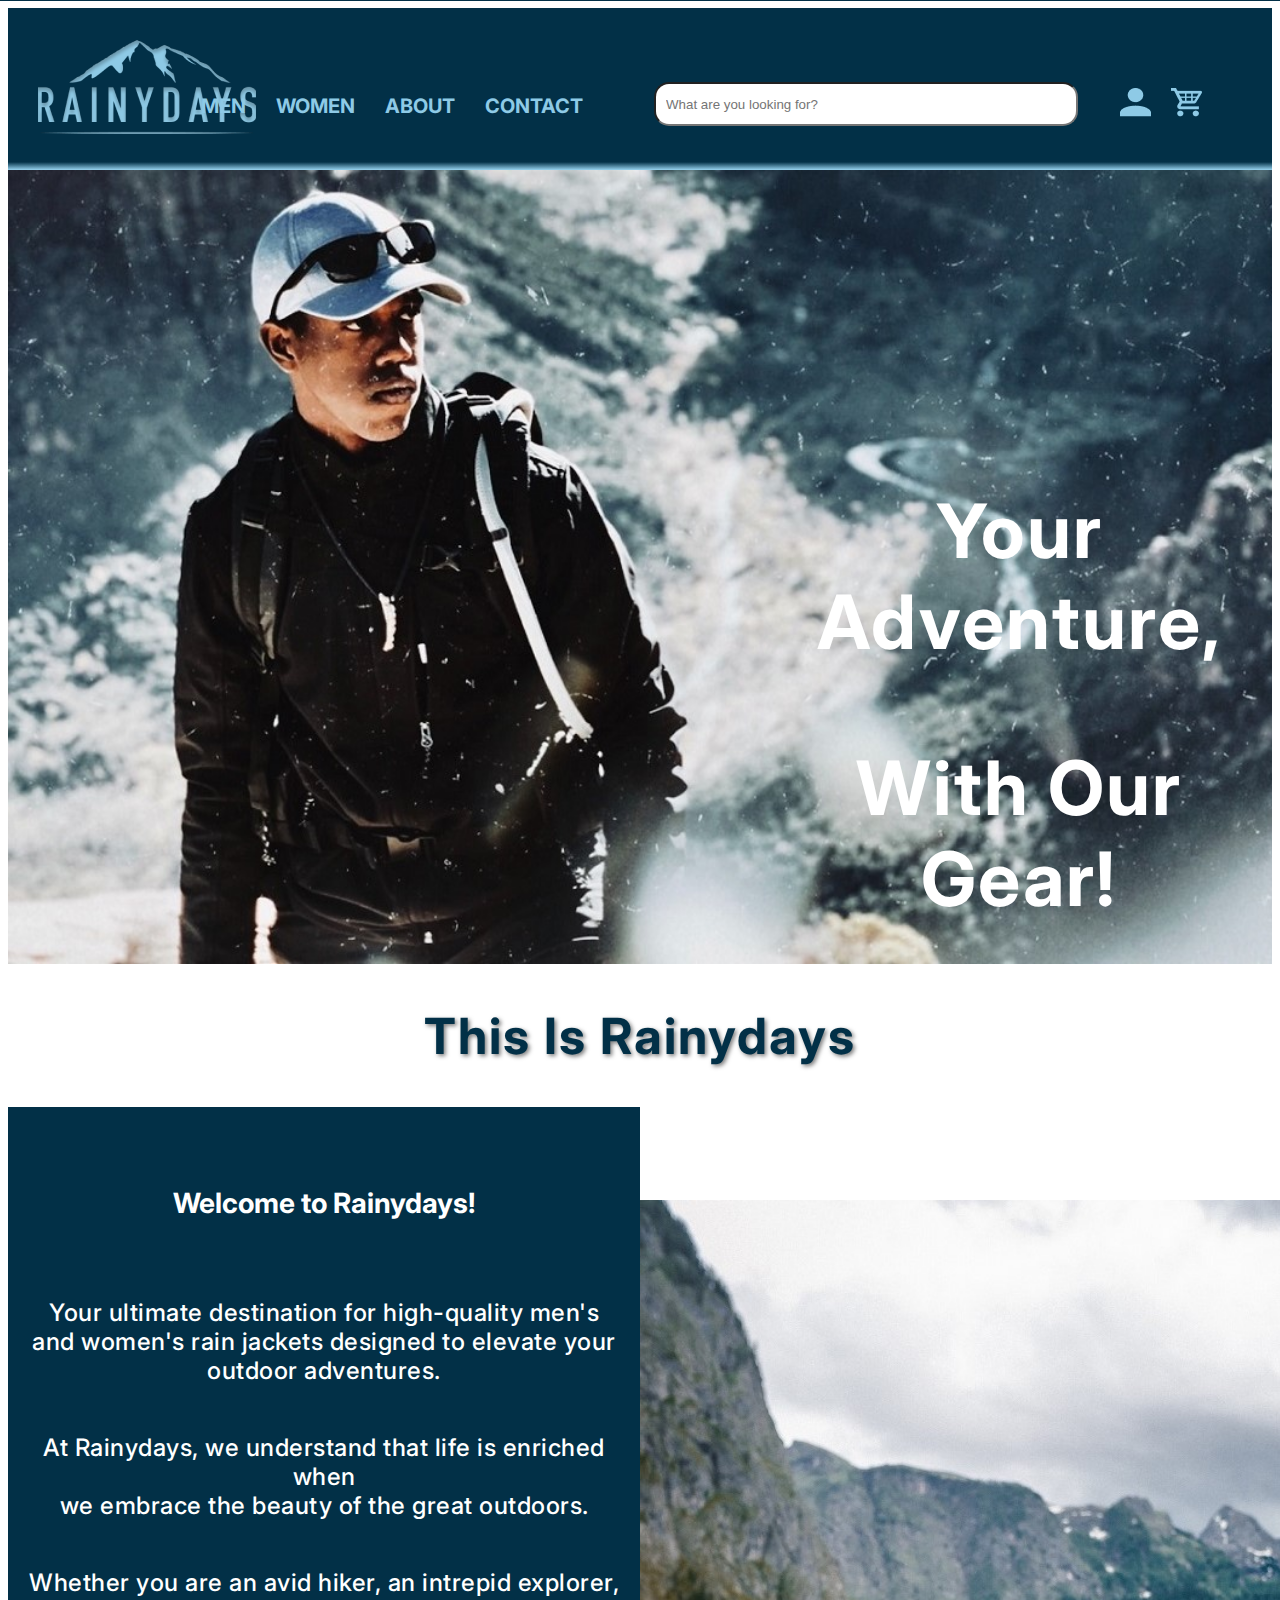
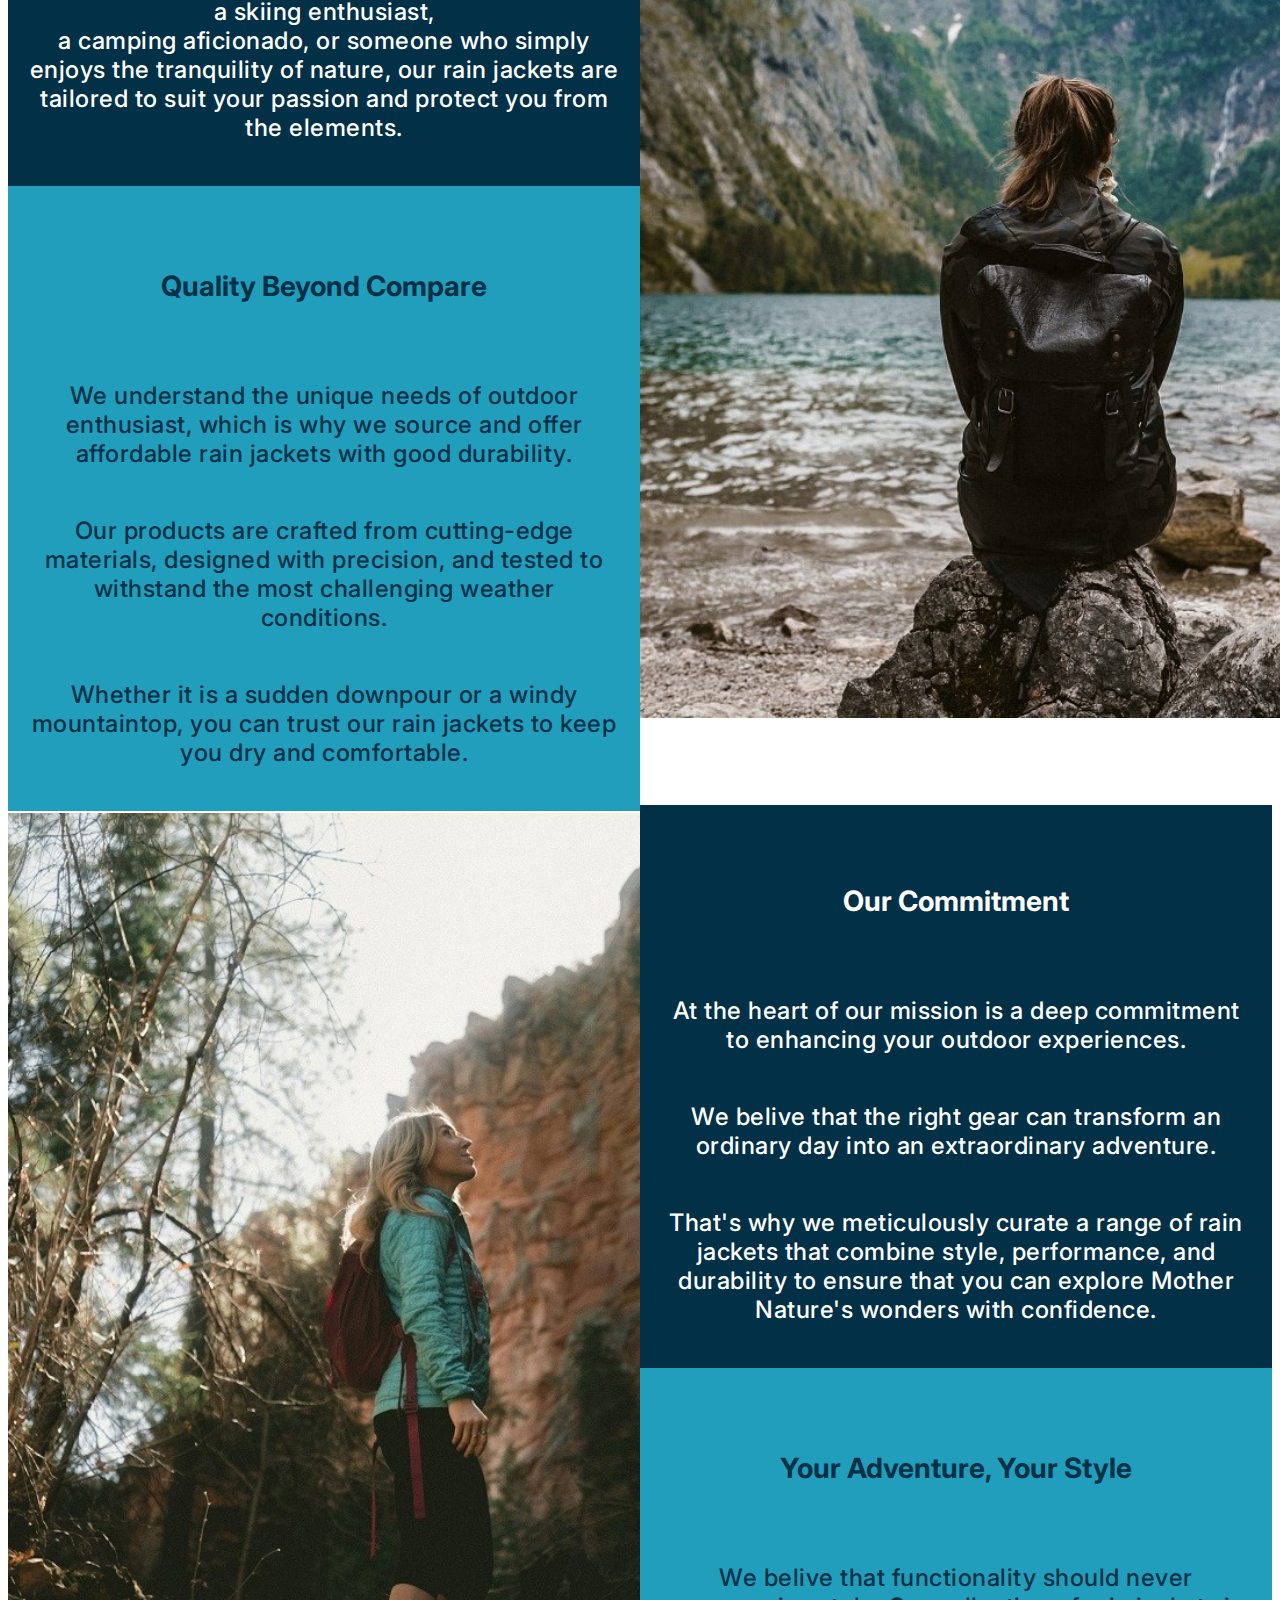
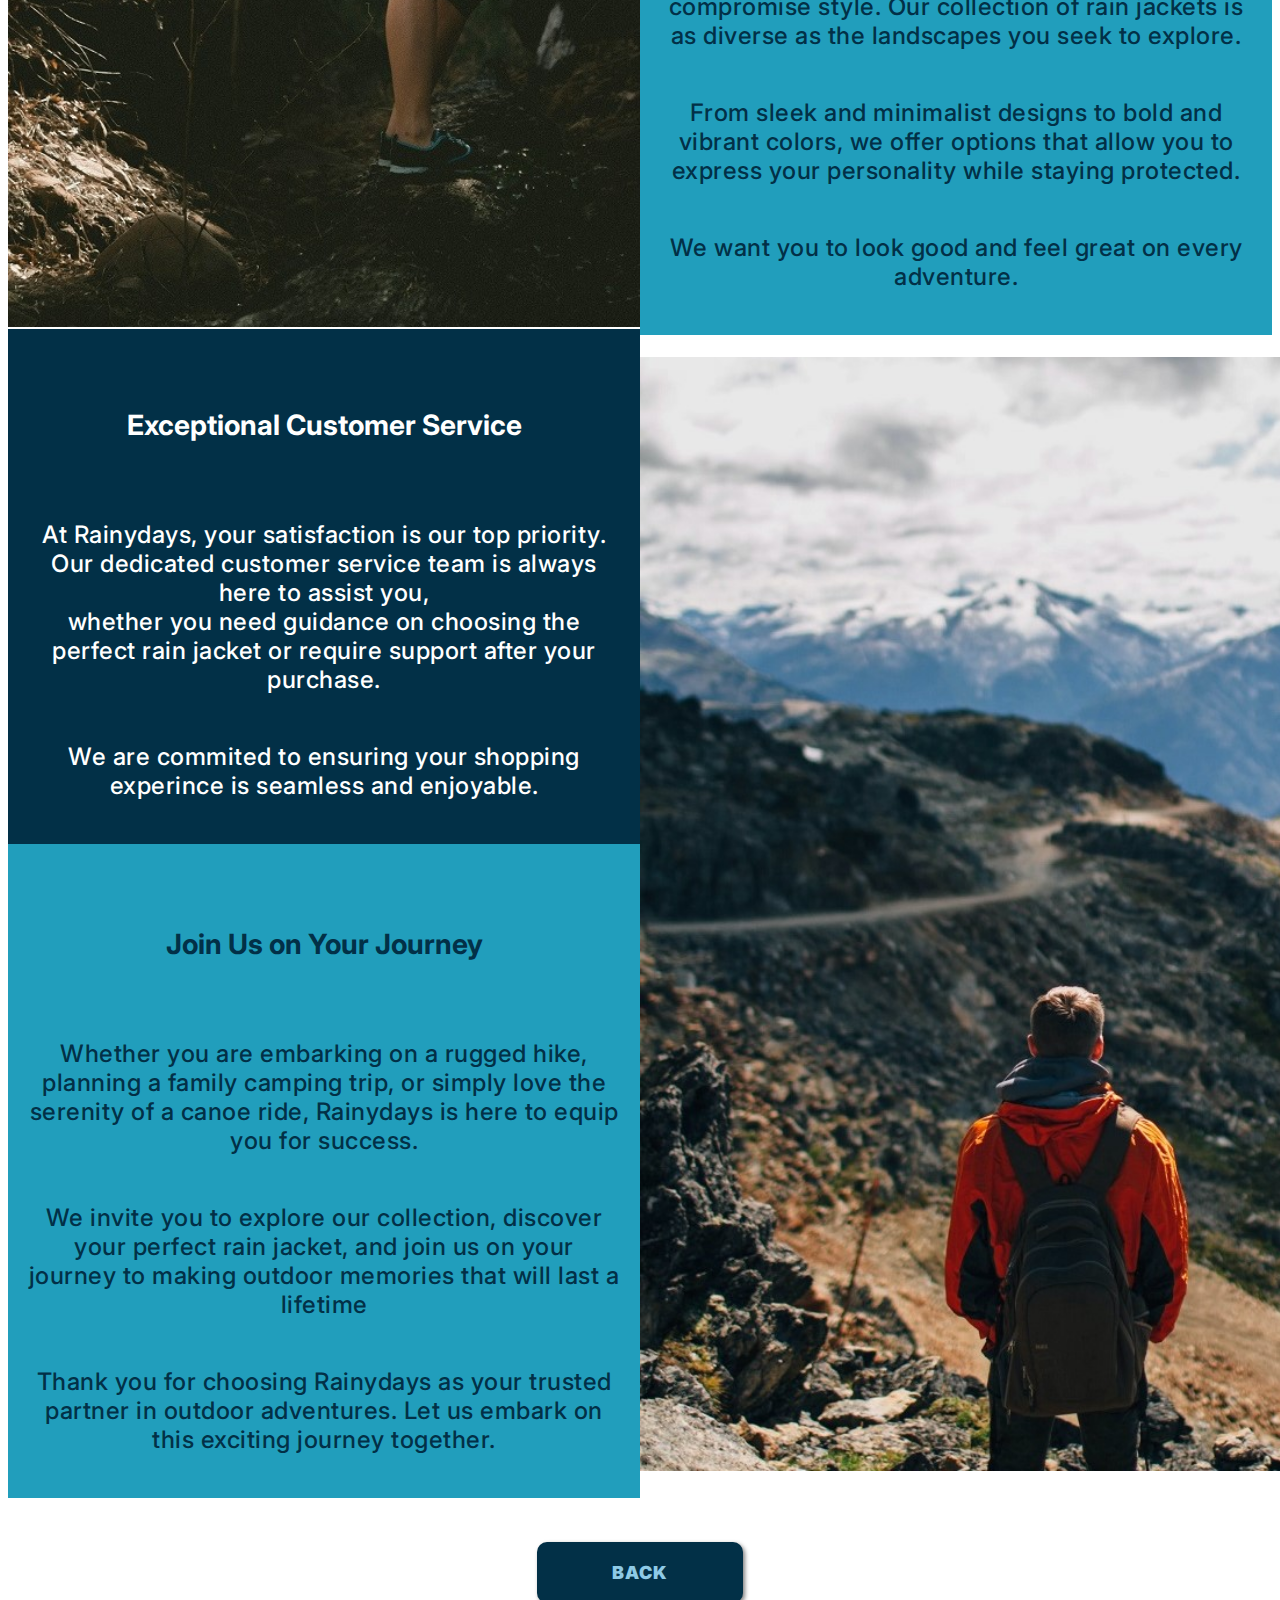
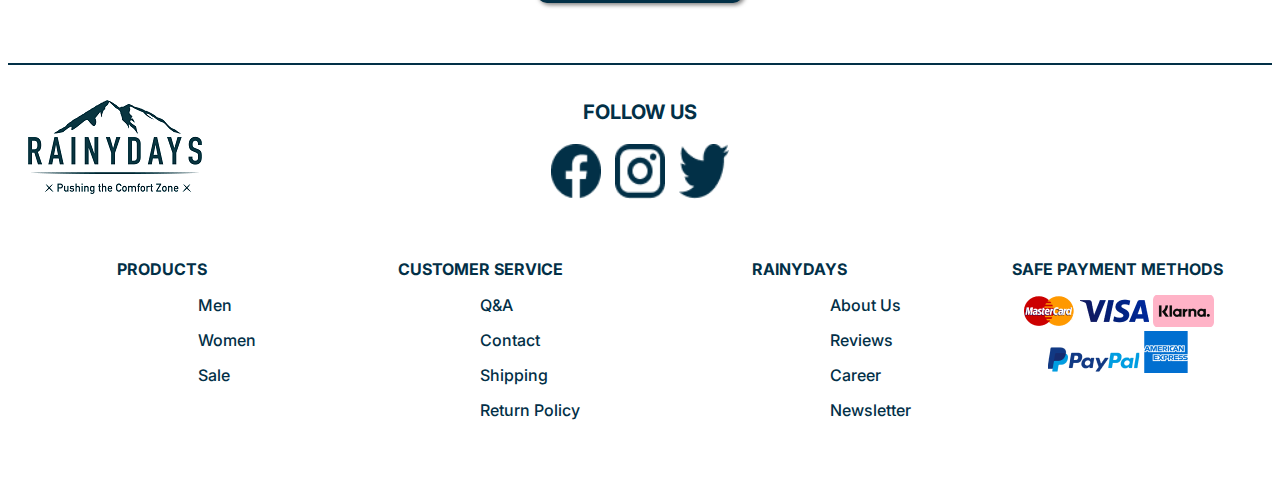
<file: html/about.html>
<!DOCTYPE html>
<html lang="en">
<head>
  <meta charset="UTF-8">
  <meta name="viewport" content="width=device-width, initial-scale=1.0">
  <link rel="stylesheet" href="/css/styles.css">
  <link rel="stylesheet" href="/css/about.css">
  <link rel="preconnect" href="https://fonts.googleapis.com">
  <link rel="preconnect" href="https://fonts.gstatic.com" crossorigin>
  <link href="https://fonts.googleapis.com/css2?family=Inter:wght@100..900&display=swap" rel="stylesheet">
  <link rel="apple-touch-icon" sizes="180x180" href="/assets/images/favicon/apple-touch-icon.png">
  <link rel="icon" type="image/png" sizes="32x32" href="/assets/images/favicon/favicon-32x32.png">
  <link rel="icon" type="image/png" sizes="16x16" href="/assets/images/favicon/favicon-16x16.png">
  <link rel="manifest" href="/site.webmanifest">
  <title>Rainydays - About us</title>
  <meta property="og:title" content="Rainydays - About Us">
  <meta property="og:url" content="https://www.raiydays.com/about-us">
  <meta property="og:type" content="website">
  <meta property="og:image" content="/assets/images/RainyDays_Logo1.png">
</head>


<body>
  <header>
    <div class="logo-container">
      <a class="logo" href="/index.html">
         <img class="logo-image" src="/assets/images/RainyDays_Logo1.png" alt="Rainydays logo">
      </a>
    </div>
    <nav>
       <ul>
         <li><a href="/shop/men/index.html">men</a></li>
         <li><a href="/shop/women/index.html">women</a></li>
         <li><a href="/html/about.html">about</a></li>
         <li><a href="/html/contact.html">contact</a></li>
      </ul> 
    </nav>
       <input class="search" type="text" placeholder="What are you looking for?">
       <div class="header-links">
           <a href="/html/profile.html">
              <img src="/assets/images/profile.png" alt="My pages">
           </a>
           <a href="/cart/index.html">
              <img src="/assets/images/cart.png" alt="Shopping cart">
           </a>      
        </div>
 </header>


  <main>

    <div class="title-container">
      <div class="image-container">
        <img src="/assets/images/philip-graves-7kyvHc3e-HA-unsplash-cropped.jpg" alt="A man mountainclimbing, with a valley and mountains in the background">
        <div class="overlay-text">
          <p>Your Adventure, </p>
          <p>With Our Gear!</p>
          <p>Takes You Farther</p>
        </div>
      </div>
    </div>

    <h2 class="section-title">This Is Rainydays</h2>
     
    <div class="container">
      <section class="welcome-container">
           <div class="welcome-text">
              <h1 class="title-light">Welcome to Rainydays!</h1>
              <div class="content-light">
                <p>Your ultimate destination for high-quality men's and women's 
                rain jackets designed to elevate your outdoor adventures.</p>
                <p>At Rainydays, we understand that life is enriched when <br> 
                we embrace the beauty of the great outdoors.</p>
                <p>Whether you are an avid hiker, an intrepid explorer,
                a skiing enthusiast, <br> a camping aficionado,
                or someone who simply enjoys the tranquility of nature,
                our rain jackets are tailored to suit your passion and
                protect you from the elements.
                </p>
              </div>
            </div>

            <div class="quality-text">
              <h2 class="title-dark">Quality Beyond Compare</h2>
              <div class="content-dark">
                <p>We understand the unique needs of outdoor enthusiast,
                which is why we source and offer affordable rain jackets with good durability.</p>
                <p>Our products are crafted from cutting-edge materials, designed with
                precision, and tested to withstand the most challenging weather conditions.</p>
                <p>Whether it is a sudden downpour or a windy mountaintop, 
                you can trust our rain jackets to keep you dry and comfortable.
                </p>  
              </div>
            </div>
      </section>
      <div class="top-image-container">
        <div class="image-top">
          <img src="/assets/images/karsten-winegeart-I0DbeQE-v5E-unsplash-cropped.jpg" alt="A woman sitting on a rock, on a small beach and staring out into a fjord">
        </div>
      </div>
    </div>


    <div class="container">
      <div class="center-image-container">
        <div class="image-middle">
          <img src="/assets/images/jakob-owens-rCFAY4WrbUY-unsplash-cropped.jpg" alt="A woman in sporty outdoor clothes on a walk in the forest">
        </div>
      </div>
      <section class="center-container">
        <div class="commitment-text">
          <h1 class="title-light">Our Commitment</h1>
          <div class="content-light">
            <p>At the heart of our mission is a deep commitment to enhancing your
              outdoor experiences.</p> 
            <p>We belive that the right gear can transform an
              ordinary day into an extraordinary adventure.</p>
            <p>That's why we meticulously curate a range of rain jackets that combine
              style, performance, and durability to ensure that you can explore 
              Mother Nature's wonders with confidence.
            </p>
          </div>
        </div>
        <div class="adventure-text">
          <h2 class="title-dark">Your Adventure, Your Style</h2>
          <div class="content-dark">
            <p>We belive that functionality should never compromise style.
              Our collection of rain jackets is as diverse as the
              landscapes you seek to explore.</p>
            <p>From sleek and minimalist designs to bold and vibrant colors, we offer
              options that allow you to express your personality while staying protected.</p>
            <p>We want you to look good and feel great on every adventure.
            </p>
          </div>
        </div>
      </section>
    </div>

    <div class="container">
      <section class="bottom-container">
        <div class="customer-service-text">
          <h1 class="title-light">Exceptional Customer Service</h1>
          <div class="content-light">
            <p>At Rainydays, your satisfaction is our top priority. <br>
            Our dedicated customer service team is always here to assist you,
            <br>whether you need guidance on choosing the perfect rain jacket or 
            require support after your purchase.</p>
            <p>We are commited to ensuring your shopping experince is seamless and enjoyable.</p>
          </div>
        </div>

        <div class="join-us-text">
          <h2 class="title-dark">Join Us on Your Journey</h2>
          <div class="content-dark">
            <p>Whether you are embarking on a rugged hike, planning a family
            camping trip, or simply love the serenity of a canoe ride,
            Rainydays is here to equip you for success.</p>
            <p>We invite you to explore our collection, discover your perfect rain jacket,
            and join us on your journey to making outdoor memories that
            will last a lifetime</p>
            <p>Thank you for choosing Rainydays as your trusted partner in outdoor adventures.
            Let us embark on this exciting journey together.</p>
          </div>
        </div>
      </section>
      <div class="bottom-image-container">
        <div class="image-bottom">
          <img src="/assets/images/nathan-dumlao-_Qc7CHMpc38-unsplash-cropped.jpg" alt="A man on a mountain hike scouts beyond the horizon">
        </div>
      </div>
    </div>

    <div class="back-button-container">
      <a href="/index.html"><button class="back-button">Back</button></a>
    </div>

  </main>


  <footer>
    <div class="footer-seperator-line"></div>
    <div class="footer-top">
      <div class="footer-logo">
        <img src="/assets/images/rainydays_footer_logo.png" alt="Rainydays footer logo">
      </div>
      <div class="social-icons">
        <p>FOLLOW US</p>
        <img src="/assets/images/facebook-logo.png" alt="Rainydays facebook">
        <img src="/assets/images/instagram-logo.png" alt="Rainydays instagram">
        <img src="/assets/images/twitter-logo.png" alt="Rainydays twitter">
      </div>
    </div>
    <div class="footer-bottom">
      <div class="products">
        <p>PRODUCTS</p>
        <a href="/shop/men/index.html">Men</a>
        <a href="/shop/women/index.html">Women</a>
        <a href="/shop/index.html">Sale</a>
      </div>
      <div class="service">
        <p>CUSTOMER SERVICE</p>
        <a href="q&a.html">Q&A</a>
        <a href="/html/contact.html">Contact</a>
        <a href="shipping.html">Shipping</a>
        <a href="return-policy.html">Return Policy</a>
      </div>
      <div class="rainydays">
        <p>RAINYDAYS</p>
        <a href="/html/about.html">About Us</a>
        <a href="reviews.html">Reviews</a>
        <a href="career.html">Career</a>
        <a href="newsletter.html">Newsletter</a>
      </div>
      <div class="payment">
        <p>SAFE PAYMENT METHODS</p>
        <div class="image-container-1">
          <img src="/assets/images/mastercard-logo.png" alt="Mastercard logo">
          <img src="/assets/images/visa-logo.png" alt="Visa logo">
          <img src="/assets/images/klarna-logo.png" alt="Klarna logo">
        </div>
        <div class="image-container-2">
          <img src="/assets/images/pp-logo.png" alt="Paypal logo">
          <img src="/assets/images/american-express-logo.png" alt="American express logo">
        </div>
     </div>
 </footer>
</body>
</html>
</file>
<file: css/styles.css>
/*----------------------------Header-------------------------------*/

header {
    display: flex;
    justify-content: space-between;
    align-items: center;
    font-family: 'Inter', sans-serif;
    background-color: #023047;
    padding: 20px 30px;
    position: relative;
}

.header-links {
    display: flex;
    gap: 20px;
    margin-right: 40px;
    margin-top: 30px;
}

.logo-container {
    width: 100px;
    height: auto;
}

nav {
   align-items: center 
}

nav a {
  text-transform: uppercase;
  color: #8ECAE6;
  text-decoration: none;
  font-weight: bold;
  padding: 1rem;
  font-size: 20px;
  margin-right: 0.5rem;
}

nav ul {
    display: flex;
    list-style-type: none;
    margin-top: 50px;
    padding: 10px;
}

.search {
    display: flex;
    width: 100%;
    max-width: 400px;
    margin-top: 30px;
    height: 20px;
    padding: 10px;
    border-radius: 15px;
}

/*-----------------------------------------------------------------*/

/*----------------------------Psuedo-------------------------------*/

nav ul li a {
    color: #8ECAE6;
    text-decoration: none;
    padding: 5px 10px;
    display: inline-block;
    border: 1px solid transparent;
}

nav ul li a:hover {
    color: #ffffff;
    border: 1px solid #FB8500;
    background-color: #FB8500;
    border-radius: 10px;
}

nav a:visited {
    color: #8ECAE6;
}

header::after {
    content:"";
    position: absolute;
    bottom: -7px;
    left: 0;
    width: 100%;
    height: 15px;
    background-image: linear-gradient(to bottom, transparent, #8ECAE6, transparent);
}

footer::before {
    content: "";
    position: absolute;
    top: 0;
    left: 0;
    width: 100%;
    height: 1px;
    background-color: #023047;
}

/*-----------------------------------------------------------------*/

/*----------------------------Footer-------------------------------*/

.footer-seperator-line{
    width: 100%;
    height: 2px;
    background-color: #023047;
    top: 0;
    z-index: 1;
}

.footer-top {
    display: grid;
    grid-template-columns: [first] 40px [line2] 50px [line3] auto [col4-start] 50px [five] 40px [end];
    justify-content: space-between;
    padding: 20px;
}

.footer-logo {
    grid-column: 1;
    margin-top: 15px;
}

.social-icons {
    grid-column: 3;
    justify-content: center;
    margin-top: -5px;
}

.social-icons p {
    font-size: 20px;
    font-family: 'Inter', sans-serif;
    color: #023047;
    font-weight: bold;
    text-align: center;
}


.social-icons img {
    width: 50px;
    height: auto;
    margin: 0 5px;
}

.footer-bottom {
    display: grid;
    grid-template-columns: repeat(4, 1fr);
    grid-gap: 10px
}

.products {
    grid-column: 1;
}

.service {
    grid-column: 2;
}

.raiyndays {
    grid-column: 3;
}

.payment {
    grid-column: 4;
}

.products,
.service,
.rainydays,
.payment {
    text-align: center;
    font-size: 16px;
    font-weight: bold;
    color: #023047;
    font-family: 'Inter', sans-serif;
    display: flex;
    flex-direction: column;
    margin: 20px 0 40px;
}


.products a,
.service a,
.rainydays a {
    font-size: 16px;
    font-weight: 500;
    color: #023047;
    font-family: 'Inter', sans-serif;
    text-decoration: none;
    margin-bottom: 15px;
    display: block;
    text-align: left;

}

.products a {
    padding-left: 190px;
}

.service a {
    padding-left: 153px;
}

.rainydays a{
    padding-left: 185px;
}




/*-----------------------------------------------------------------*/



/*----------------------------Text---------------------------------*/

h1.title-text {
    font-size: 60px;
    color: #023047;
    font-family: 'Inter', sans-serif;
    margin-left: 2rem;
    text-shadow: 2px 2px 4px rgba(0, 0, 0, 0.5);
    letter-spacing: 2px;
    font-weight: 500;
}

h2.section-title {
    font-size: 50px;
    color: #023047;
    font-family: 'Inter', sans-serif;
    text-align: center;
    text-shadow: 2px 2px 4px rgba(0, 0, 0, 0.5);
    letter-spacing: 2px;
}

.seperator-line {
    width: 100%;
    height: 2px;
    background-color: #023047;
    margin: 20px 0;
}

/*-----------------------Shipping--------------------------*/

.shipping-icons-container {
    display: flex;
    justify-items: center;
    margin-left: 320px;
    margin-top: 70px;
}

.shipping-icons-1,
.shipping-icons-2,
.shipping-icons-3 {
    text-align: center;
    width: 20%;
    padding: 50px;
}

.shipping-icons-1 img,
.shipping-icons-2 img,
.shipping-icons-3 img {
    max-width: 100%;
    height: auto;
}

.shipping-icons-3 {
    margin-top: 8px;
}

.shipping-title,
.shipping-text {
    font-family: 'Inter', sans-serif;
    color: #023047;
    margin: 0;
    text-shadow: 2px 2px 4px rgba(0, 0, 0, 0.2);
}

.shipping-title {
    font-size: 14px;
    text-transform: uppercase;
}

.shipping-text {
    font-size: 10px;
    text-transform: capitalize;
}

/*---------------------------------------------------------*/

.back-button-container {
    text-align: center;
    margin-top: 50px;
    margin-bottom: 60px;
}

.back-button {
    display: inline-block;
    border: none;
    padding: 20px 75px;
    margin: 0 auto;
    border-radius: 10px;
    color: #8ECAE6;
    background-color: #023047;
    font-family: 'Inter', sans-serif;
    font-size: 18px;
    font-weight: 900;
    text-transform: uppercase;
    letter-spacing: 1px;
    text-decoration: none;
    cursor: pointer;
    box-shadow: 2px 2px 4px rgba(0, 0, 0, 0.5);  
}

.back-button:visited {
    color: #023047;
}

.back-button:hover {
    background-color: #FB8500;
    color: #ffffff;
}


@media screen and (max-width: 600px) {

    header {
       padding: 10px 20px; 
    }

    .logo-image {
        width: 80px;
    }

    nav {
        display: none;
    }

    .search {
        width: 50%;
        margin-top: 20px;
        margin-bottom: 20px;
    }

    .header-links {
        margin-right: 20px;
        margin-top: 10px;
    }

    footer {
        padding: 10px 20px;
    }

    .footer-logo img {
        width: 80px;
    }

    .social-icons img {
        width: 30px;
    }

    h1.title-text {
        font-size: 25px;
    }

    h2.section-title {
        font-size: 30px;
        margin-top: 20px;
    }

    .footer-bottom {
        grid-template-columns: repeat(2,1fr);

    }

    .products,
    .service,
    .rainydays,
    .payment {
        font-size: 12px;
        padding: 20px;
    }

    .products a,
    .service a,
    .rainydays a {
        font-size: 10px;
        text-align: center;
    }

    .products a {
        margin-left: -190px;
    }

    .service a {
        margin-left: -150px;
    }

    .rainydays a {
        margin-left: -180px;
    }

    .image-container-1 img,
    .image-container-2 img {
        width: 50%;
    }
 
    .shipping-icons-container {
        flex-direction: row;
        align-items: center;
        margin-left: auto;
        margin-right: auto;
        margin-top: 50px;
    }

    .shipping-icons-1,
    .shipping-icons-2,
    .shipping-icons-3 {
        width: 50%;
    }

    .back-button-container {
        margin-top: 50px;
        text-align: center;
    }

    .back-button {
        padding: 15px 50px;
    }
}
</file>
<file: css/index.css>
/*----------------------------Title-------------------------------*/

.title-container {
    display: flex;
    overflow: hidden;
    position: relative;
    flex-direction: column;
    align-items: center;
}

.title-image-container {
    position: relative;
    max-width: 100%;
}

.title-image-container img {
    width: 100vw;
    height: auto;
    display: flex;
}

.overlay-text {
    position: absolute;
    color: #8ECAE6;
    font-family: 'Inter', sans-serif;
}

.top-text {
    position: absolute;
    top: 20px;
    left: 50%;
    transform: translateX(-50%);
    text-align: center;
    text-transform: uppercase;
    font-size: 75px;
    font-weight: 500;
    white-space: nowrap;
    text-shadow: 2px 2px 4px rgba(0, 0, 0, 0.5);
}

.left-text {
    position: absolute;
    text-align: left;
    top: 40%;
    left: 50px;
    bottom: 50%;
    transform: translateY(-50%);
    font-size: 25px;
    letter-spacing: 3.5px;
    line-height: 2;
    white-space: nowrap;
}

.left-text p {
    margin: 0;
}

.bold-text {
    font-weight: 900;
}

.discover-button {
    position: absolute;
    bottom: 200px;
    right: 150px;
    background-color: #023047;
    color: #8ECAE6;
    padding: 35px 60px;
    text-transform: uppercase;
    font-size: 24px;
    font-family: 'Inter', sans-serif;
    font-weight: 900;
    border: none;
    border-radius: 10px;
    text-decoration: none;
    letter-spacing: 1px;
    box-shadow: 2px 2px 4px rgba(0, 0, 0, 0.5);  
}

.discover-button:hover {
    background-color: #FB8500;
    color: #ffffff;
}

/*-----------------------------------------------------------------*/


/*--------------------------Category--------------------------------*/

.category-container {
    display: flex;
    justify-content: space-between;
}

.men-category,
.women-category {
    flex: 1;
    margin-right: 10px;
    position: relative;
}

.men-category img,
.women-category img {
    width: 100%;
    height: auto;
}

.men-category-button,
.women-category-button {
    position: absolute;
    left: 50px;
    bottom: 40px;
    padding: 10px 45px;
    margin-top: -5px;
    background-color: #023047;
    color: #8ECAE6;
    border: none;
    border-radius: 10px;
    font-size: 20px;
    text-transform: uppercase;
    font-weight: bold;
    cursor: pointer;
    box-shadow: 2px 2px 4px rgba(0, 0, 0, 2);  
}

.men-category-button:hover,
.women-category-button:hover {
    background-color: #FB8500;
    color: #ffffff;
}

/*-----------------------------------------------------------------*/


/*----------------------------Banner-------------------------------*/

.banner-container {
    text-align: center;
    background-color: #023047;
    padding-top: 0.5px;
    margin-top: 50px;
}

.banner-text {
    font-size: 65px;
    color: #FFB703;
    text-transform: uppercase;
    font-family: 'Inter', sans-serif;
    margin-bottom: 30px;
}

.banner-button {
    background-color: #FFB703;
    color: #023047;
    border: 2px solid #FB8500;
    padding: 15px 150px;
    margin-bottom: 20px;
    font-size: 20px;
    font-family: 'Inter', sans-serif;
    text-transform: uppercase;
    font-weight: 800;
    border-radius: 10px;
    margin-bottom: 20px;
    cursor: pointer;
}

.banner-button:hover {
    background-color: #FB8500;
}

/*-----------------------------------------------------------------*/

/*----------------------------Media--------------------------------*/

@media screen and (max-width: 600px) {
    .title-container {
        height:auto
    }

    .title-image-container {
        width: 100%;
        height: auto;
    }

    .overlay-text {
        font-size: 18px;
        padding: 10px;
    }

    .top-text {
        font-size: 30px;
        margin-bottom: 10px;
    }

    .left-text {
        font-size: 12px;
        left: 20px;
        right: 20px;
        text-align: center;
        top: 35%;
    }

    .discover-button {
        bottom: 20px;
        right: 20px;
        padding: 15px 20px;
        font-size: 16px;
    }

    .category-container {
        flex-direction: column;
        align-items: center;
    }

    .men-category,
    .women-category {
        width: 100%;
        margin-bottom: 10px;
    }

    .men-category img,
    .women-category img {
        width: 100%;
    }

    .men-category-button,
    .women-category-button {
        bottom: 10px;
        left: 50%;
        transform: translateX(-50%);
        font-size: 18px;
    }

    .banner-text {
        font-size: 30px;
    }

    .banner-button {
        padding: 15px 50px;
        font-size: 16px;
    }


}
</file>
<file: css/jackets.css>
/*Jacket shop section*/
#jacketSection {
    display: grid;
    grid-template-columns: repeat(2, 1fr);
    gap: 20px;
    list-style: none;
    padding: 0;
    margin: 10px 10px;
}

#jacketSection li {
    border: 1px solid #ddd;
    border-radius: 8px;
    padding: 16px;
    text-align: center;
    background-color: #f9f9f9;
    font-family: 'Inter', sans-serif;

}

#jacketSection li img {
    max-width: 50%;
    height: auto;
    border-radius: 8px;
}

#jacketSection li h2 {
    font-size: 25px;
    color: #023047;
    margin: 10px 0;
} 

#jacketSection li p {
    font-size: 20px;
    font-weight: 500;
    color: #023047;
}

#jacketSection li:hover {
    box-shadow: 0 4px 8px rgba(0, 0, 0, 0.2);
    transform: scale(1.05);
    transition: 0.3s;
}

/*Trending-items*/

.trending-jacket-1 a {
    text-decoration: none;
}

.trending-jacket-1 a:visited {
    color: #023047;
}

.trending-jackets-container,
.recommended-item-container {
   display: flex;
   justify-content: space-between; 
}

.trending-jacket-1,
.trending-jacket-2,
.trending-jacket-3,
.recommended-item-1,
.recommended-item-2,
.recommended-item-3 {
    text-align: center;
    width: 30%;
    padding: 50px;
}

.trending-jacket-1 img,
.trending-jacket-2 img,
.trending-jacket-3 img {
    max-width: 100%;
    height: auto;
    margin-bottom: 30px;
}

.item {
    font-size: 28px;
    color: #023047;
    font-weight: bold;
    font-family: 'Inter', sans-serif;
    margin-bottom: 2px;
}

.brand {
    font-size: 20px;
    color: #023047;
    font-family: 'Inter', sans-serif;
    margin-top: 0px;
    margin-bottom: 5px;
}

.before-price {
    font-size: 20px;
    color: #33586b50;
    font-family: 'Inter', sans-serif;
    margin-bottom: 2px;
}

.price {
    font-size: 28px;
    color: #023047;
    font-weight: bold;
    font-family: 'Inter', sans-serif;
    margin-top: 2px;
    margin-bottom: 5px;
}

.price-2 {
    font-size: 28px;
    color: #023047;
    font-weight: bold;
    font-family: 'Inter', sans-serif;
}

@media screen and (max-width: 600px) {

    .trending-jackets-container {
        display: flex;
        flex-direction: column;
        align-items: center;
    }

    .trending-jacket-1,
    .trending-jacket-2,
    .trending-jacket-3 {
        width: 80%;
        margin-bottom: 20px;
    }

    .recommended-item-container {
        display: flex;
        flex-direction: column;
        align-items: center;
      }

      .recommended-item-1,
      .recommended-item-2,
      .recommended-item-3 {
        width: 100%;
        margin-bottom: 20px;
        text-align: center;
    }

}
</file>
<file: css/checkout.css>
.page-links {
    padding-left: 2rem;
}

.page-links,
.page-links a {
    font-size: 16px;
    color: #023047;
    text-decoration: none;
    font-family: 'Inter', sans-serif;
    padding-top: 1rem;

}


/*------------------------------Forms------------------------------*/


.product-container {
    display: flex;
    border: 2px solid #023047;
    padding: 100px 50px;
    margin: 50px 100px;
}

.product-image,
.product-text,
.product-price,
.product-amount,
.total-price
.trashcan {
    flex: 1 1 100%;
    padding: 10px;
}

.product-text {
    display: flex;
    flex-direction: column;
    align-items: flex-start;
}

.sub {
    font-size: 30px;
    font-family: 'Inter', sans-serif;
    color: #023047;
    font-weight: 700;
    margin-top: 40px;
}

.amount {
    font-size: 24px;
    font-family: 'Inter', sans-serif;
    font-weight: 500;
    color: #023047;
    padding: 10px;
    margin-bottom: 150px;
}

.jacket-price {
    font-size: 30px;
    font-family: 'Inter', sans-serif;
    color: #023047;
    font-weight: 700;
}


.product-amount {
    display: flex;
    align-items: center;
}

.image1,
.image2 {
    margin-right: 10px;
    margin-left: 10px;
    margin-bottom: 125px;
}   

.product-image img {
    width: 50%;
    margin-left: 20px;
}

.total-price,
.trashcan {
    flex-basis: 50%;
}

.total-price {
    padding-right: 5px;
}

.trashcan {
    padding-left: 5px;
    margin-top: 44px;
}

.product-text p {
    font-size: 20px;
    color: #023047;
    font-family: 'Inter', sans-serif;
    margin-top: 5px;
    margin-bottom: 5px;
}


.product-container h2 {
    margin: 0;
    font-size: 28px;
    font-family: 'Inter', sans-serif;
    font-weight: bold;
    color: #023047;
}

.container {
    display: flex;
    padding: 100px;
    gap: 100px;
}

.left-container,
.right-container {
    width: 50%;
    display: flex;
    flex-direction: column;
    border: 2px solid #023047;
    padding: 35px;
}


.title {
    font-size: 45px;
    font-family: 'Inter', sans-serif;
    color: #023047;
    text-align: left;
    padding: 20px;
    margin-top: 15px;
    margin-bottom: 0;
}

.delivery-info,
.shipping-info,
.options,
.payment {
    display: flex;
    flex-direction: column;
    justify-content: center;
}

.direction {
    font-size: 16px;
    font-family: 'Inter', sans-serif;
    font-weight: 500;
    margin-left: 25px;
    padding-bottom: 20px;
    margin-top: 0;
    color: #023047;
}

.account {
    font-size: 14px;
    font-family: 'Inter', sans-serif;
    font-weight: 400;
    margin-left: 25px;
    padding-bottom: 20px;
    margin-top: 0;
    color: #023047;
}

form {
    align-items: center;
}

.information-form {
    display: flex;
    flex-direction: column;
    border: none;
}

.form__input {
    width: 400px;
    height: 20px;
    padding: 10px;
    border: 1px solid #023047;
    border-radius: 5px;
    box-shadow: inset 0 0 6px rgba(0, 0, 0, 0.1);
    margin: 10px 10px;
}

.information-form label{
    font-size: 14px;
    font-family: 'Inter', sans-serif;
    color: #023047;
    padding-top: 5px;
    margin-left: 10px;
    margin-bottom: -10px;
}

.delivery-form {
    border: none;
}

.options {
    display: flex;
    flex-direction: column;
    align-items: flex-start;
}

.option {
    display: flex;
    margin-bottom: 10px;
}

.options label {
    cursor: pointer;
    font-size: 18px;
    font-family: 'Inter', sans-serif;
    color: #023047;
    font-weight: bold;
    padding: 5px 20px;

}

.options input[type=radio] {
    margin-right: 10px;
}

input[type=radio] {
    transform: scale(2);
}

.summary {
    display: flex;
    flex-direction: column;
    align-items: center;
    text-align: center;
}

.summary-item {
    display: flex;
    justify-content: space-between;
    width: 100%;
    padding: 0 20px;
    margin-bottom: 50px
}

.summary-item h2 {
    margin: 0;
    font-size: 28px;
    font-family: 'Inter', sans-serif;
    color: #023047;
}

.pay-button {
    border: none;
    border-radius: 10px;
    padding: 30px 155px;
    color: #8ECAE6;
    background-color: #023047;
    font-family: 'Inter', sans-serif;
    font-size: 24px;
    font-weight: bold;
    letter-spacing: 1px;
    text-decoration: none;
    cursor: pointer;
    box-shadow: 2px 2px 4px rgba(0, 0, 0, 0.5);
    margin-top: 200px;  
}

.payment-form {
    display: flex;
    flex-direction: column;
    border: none;
}

.pay-option {
    display: flex;
    align-items: center;
    margin-bottom: 10px;
}

.pay-option label {
    cursor: pointer;
    font-size: 18px;
    font-family: 'Inter', sans-serif;
    color: #023047;
    font-weight: bold;
}

.pay-option input[type=radio] {
    margin-right: 20px;
}

.images {
    margin-left: auto;
}

@media screen and (max-width: 600px) {
    .container {
        flex-direction: column;
        padding: 20px;
    }

    .tag-container {
        display: none;
    }

    .left-container,
    .right-container {
        width: 100%;
        border: none;
        padding: 20px 10px;
    }

    .product-container {
        flex-direction: column;
        padding: 20px;
        border: none;
    }

    .product-image img {
        width: 100%;
        margin-left: 0;
        margin-bottom: 20px;
    }

    .product-price {
        margin: -20px 0;
    }

    .product-amount {
        margin-left: -15px;
    }

    .total-price {
        margin-top: -150px;
        margin-left: 10px;
    }

    .product-text {
        margin-bottom: 20px;
        text-align: center;
    }

    .trashcan {
        margin-bottom: 20px;
    }

    .checkout-tags p,
    .product-text h2,
    .product-container p,
    .form__input,
    .options label,
    .summary-item h2,
    .pay-button {
        font-size: 14px;
    }

    .title {
        text-align: center;
        font-size: 24px;
        padding: 10px;
        margin-top: 10px;
    }

}
</file>
<file: css/product.css>
.container {
    display: flex;
    margin-bottom: 150px;
}

.image-container {
    width: 50%;
    display: flex;
}

.info-container {
    width: 50%;
    display: flex;
    flex-direction: column;
    justify-content: center;
    align-items: center;
    margin-top: 135px;
}

.image {
    display: flex;
    justify-content: center;
    align-items: center;
    margin-top: 180px;
    margin-left: 50px;
}

.image img {
    width: 75%;
    height: auto;
}

.info,
.sizes {
    text-align: center;
    padding: 20px;
    flex: 1;
}


.sizes {
    display: flex;
    flex-direction: column;
    justify-content: center;
    align-items: center;
    margin-bottom: -70px;
    margin-right: 50px;
}

.size-title {
    text-align: left;
    margin-bottom: 5px;
    margin-top: -50px;
    margin-right: 355px;
    font-size: 20px;
    font-family: 'Inter', sans-serif;
    color: #023047;
}

.size-options {
    display: flex;
    justify-content: flex-start;
    align-items: center;
    flex-wrap: wrap;
    margin-left: 50px;
}

.size-options p {
    display: flex;
    justify-content: center;
    align-items: center;
    text-align: center;
    border: 2px solid #023047;
    color: #023047;
    border-radius: 5px;
    box-sizing: border-box;
    padding: 15px;
    width: 70px;
    height: 70px;
    margin: 5px;
    font-size: 20px;
    font-family: 'Inter', sans-serif;
    font-weight: 600;;
}

.size-options p:hover {
    cursor: pointer;
}


.product-seperator-line{
    width: 50%;
    height: 1px;
    background-color: #023047;
    margin-top: -15px;
    margin-bottom: -50px;
}

.product-brand,
.product-jacket,
.product-before-price,
.product-price{
    display: flex;
    align-items: left;
    font-family: 'Inter', sans-serif;
    text-shadow: 2px 2px 4px rgba(0, 0, 0, 0.2);
}

.product-brand,
.product-jacket,
.product-price {
    color: #023047;
}

.product-brand {
    font-size: 45px;
    font-weight: bold;
    margin-right: 345px;
}

.product-jacket {
    margin-bottom: 0;
    font-size: 30px;
    font-weight: 500;
}

.product-before-price {
    font-size: 30px;
    font-weight: 500;
    color: #33586b50;
    margin-top: 10px;
}

.product-price {
    font-size: 50px;
    font-weight: bold;
    margin-top: 60px;
}

.add-button {
    border: none;
    padding: 30px 155px;
    margin-top: -70px;
    margin-left: 10px;
    align-items: left;
    border-radius: 10px;
    color: #8ECAE6;
    background-color: #023047;
    font-family: 'Inter', sans-serif;
    font-size: 24px;
    font-weight: bold;
    text-transform: uppercase;
    letter-spacing: 1px;
    text-decoration: none;
    cursor: pointer;
    box-shadow: 2px 2px 4px rgba(0, 0, 0, 0.5);  
}

.button p {
    font-size: 20px;
    font-family: 'Inter', sans-serif;
    font-weight: 500;
    margin-left: 20px;
    color: #023047;
}

/*----------------------------TEXT-------------------------------*/

.page-links {
    padding-left: 2rem;
}

.page-links,
.page-links a {
    font-size: 16px;
    color: #023047;
    text-decoration: none;
    font-family: 'Inter', sans-serif;
    padding-top: 1rem;
}

.tech-text {
    font-size: 18px;
    color: #023047;
    font-family: 'Inter', sans-serif;
    font-weight: 400;
    margin: 0;
}

.bold-text {
    font-weight: bold;
}

.product-description {
    margin-top: 20px;
    margin-bottom: 40px;
    margin-left: 45px;
}

.title {
    font-size: 24px;
    font-family: 'Inter', sans-serif;
    color: #023047;
    font-weight: bold;
}

.specifications h2,
.care h2 {
    font-size: 24px;
    font-family: 'Inter', sans-serif;
    color: #023047;
    font-weight: bold;
    padding-bottom: 15px;
}

.description{
    font-size: 18px;
    font-family: 'Inter', sans-serif;
    color: #023047;
    font-weight: 400;
    text-transform: capitalize;
}

.technical-specifications {
    display: flex;
    margin-top: 50px;
    margin-left: 30px;
}

.specifications,
.care {
    width: 50%;
    padding: 0 20px;
    box-sizing: border-box;
}

.specifications p h2,
.care h2 p {
    margin-bottom: 5px;
}

@media screen and (max-width: 600px) {
   
    .container {
        flex-direction: column;
        align-items: center;
        margin-bottom: 100px;
    }

    .image-container,
    .info-container {
        width: 100%;
        margin-top: 0;
    }

    .image {
        margin: 0;
    }

    .image img {
        width: 80%;
    }

    .info-container {
        margin-top: 20px;
    }

    .brand {
        margin-right: 0;
        padding-bottom: 10px;
    }

    .product-seperator-line {
        width: 90%;
        margin-left: auto;
        margin-right: auto;
        margin-top: 20px;
        margin-bottom: 20px;
    }

    .size-title {
        margin-right: 0;
        margin-top: 10px;
        text-align: center;
    }

    .sizes {
        margin-bottom: 20px;
    }

    .size-options {
        margin-left: 0;
        justify-content: center;
    }

    .add-button {
        padding: 20px 100px;
        margin-top: 20px;
        margin-left: -10px;
    }
    .button p {
        margin-left: 0;
        text-align: center;
    }

    .product-description {
        margin-left: 0;
        padding: 0 25px;
    }

    .tech-text {
        font-size: 14px;
    }
    

    .description {
        font-size: 14px;
    }

    .technical-specifications {
        flex-direction: column;
        margin-left: 0;
    }

    .specifications,
    .care {
        width: 100%;
    }

    .specifications h2,
    .care h2 {
        margin-left: 0;
        text-align: center;
        padding-bottom: 20px;
    }
}
</file>
<file: css/shop.css>
.page-links {
    padding-left: 2rem;
}

.page-links,
.page-links a {
    font-size: 16px;
    color: #023047;
    text-decoration: none;
    font-family: 'Inter', sans-serif;
    padding-top: 1rem;
}

.jacket-1 a {
    text-decoration: none;
}

.jacket-1 a:visited {
    color: #023047;
}

.jacket-row-1,
.jacket-row-2,
.jacket-row-3 {
    display: flex;
    justify-content: space-between;
}

.jacket-1,
.jacket-2,
.jacket-3,
.jacket-4,
.jacket-5,
.jacket-6,
.jacket-7 {
    text-align: center;
    width: 30%;
    padding: 50px;
}

.jacket-1 img,
.jacket-2 img,
.jacket-3 img,
.jacket-4 img,
.jacket-5 img,
.jacket-6 img,
.jacket-7 img {
    max-width: 100%;
    height: auto;
    margin-bottom: 30px;
}

@media screen and (max-width: 600px) {

    .jacket-row-1,
    .jacket-row-2,
    .jacket-row-3 {
        flex-direction: column;
        align-items: center;
    }

    .jacket-1,
    .jacket-2,
    .jacket-3,
    .jacket-4,
    .jacket-5,
    .jacket-6,
    .jacket-7 {
        width: 80%;
        margin-bottom: 30px;
    }

    .jacket-1,
    .jacket-2,
    .jacket-3,
    .jacket-4,
    .jacket-5,
    .jacket-6,
    .jacket-7 {
        padding: 20px;
    }

}
</file>
<file: css/confirmation.css>
.thank-you-container {
    display: flex;
    flex-direction: column;
    align-items: center;
}

.check-image {
    margin-top: 200px;
    margin-bottom: 50px;
}

.thank-you-text {
    display: flex;
    flex-direction: column;
    align-items: center;
}

h1 {
    font-size: 46px;
    font-family: 'Inter', sans-serif;
    color: #023047;
    font-weight: 600;
}

h2 {
    font-size: 32px;
    font-family: 'Inter', sans-serif;
    color: #023047;
    font-weight: 500;
    margin-bottom: 500px;
}

.subscribe-container {
     display: flex;
     flex-direction: column;
     align-items: center;
}

h3 {
    font-size: 24px;
    font-family: 'Inter', sans-serif;
    color: #023047;
    font-weight: 500;
    margin-right: 110px;
}

h4,
h5 {
    font-size: 14px;
    font-family: 'Inter', sans-serif;
    color: #023047;
    font-weight: 500;
    margin-bottom: 0;
    padding-bottom: 5px;
    margin-right: 110px;
}

h5 {
    margin-top: 0;
    margin-left: 175px;
}

form {
    display: flex;
    flex-direction: column;
    align-items: center;
    margin-top: 40px;
}

fieldset {
    display: block;
    border: none;
}

.subscribe-container form label {
    display: block;
    font-size: 14px;
    font-family: 'Inter', sans-serif;
    color: #023047;
    margin-bottom: -10px;
}

.form__input {
    width: 400px;
    margin-top: 10px;
    padding: 10px;
    height: 25px;
    margin-bottom: 10px;
    border: 1px solid #023047;
    border-radius: 10px;
    box-shadow: inset 0 0 6px rgba(0, 0, 0, 0.3)
}

input[type="submit"] {
    width: 420px;
    height: 60px;
    margin-bottom: 30px;
    border: none;
    border-radius: 10px;
    background-color: #023047;
    color: #8ECAE6;
    font-size: 20px;
    font-weight: 900;
    font-family: 'Inter', sans-serif;
    text-transform: uppercase;
    letter-spacing: 0.5px;
    cursor: pointer;
    transition: background-color 0.3s ease;
    box-shadow: 2px 2px 4px rgba(0, 0, 0, 0.5);  
}

input[type="checkbox"] {
    margin-left: 60px;
}

.checkbox-container label {
    font-size: 14px;
    font-family: 'Inter', sans-serif;
    color: #023047;
    font-weight: 500;
    margin-bottom: 200px;
}


.back-button-container {
    margin-top: 100px;
}

@media screen and (max-width: 600px) {
    
    .thank-you-container,
    .subscribe-container {
        text-align: center;
    }

    .check-image img {
         width: 75%;
    }

    .thank-you-text h1,
    .thank-you-text h2,
    .subscribe-container h3{
        margin: 30px 0; 
    }

    .subscribe-container h4,
    .subscribe-container h5 {
        margin: 10px 0; 
    }


    .subscribe-container form {
        margin: 20px auto; 
        max-width: 80%; 
    }

    .form__input {
        width: 400px;
        margin-bottom: 10px; 
    }

    .checkbox-container {
        margin-top: 10px; 
    }

    .back-button-container {
        margin-top: 20px; 
    }




}
</file>
<file: src/css/styles.css>
/*----------------------------Header-------------------------------*/

header {
    display: flex;
    justify-content: space-between;
    align-items: center;
    font-family: 'Inter', sans-serif;
    background-color: #023047;
    padding: 20px 30px;
    position: relative;
}

.header-links {
    display: flex;
    gap: 20px;
    margin-right: 40px;
    margin-top: 30px;
}

.logo-container {
    width: 100px;
    height: auto;
}

nav {
   align-items: center 
}

nav a {
  text-transform: uppercase;
  color: #8ECAE6;
  text-decoration: none;
  font-weight: bold;
  padding: 1rem;
  font-size: 20px;
  margin-right: 0.5rem;
}

nav ul {
    display: flex;
    list-style-type: none;
    margin-top: 50px;
    padding: 10px;
}

.search {
    display: flex;
    width: 100%;
    max-width: 400px;
    margin-top: 30px;
    height: 20px;
    padding: 10px;
    border-radius: 15px;
}

/*-----------------------------------------------------------------*/

/*----------------------------Psuedo-------------------------------*/

nav ul li a {
    color: #8ECAE6;
    text-decoration: none;
    padding: 5px 10px;
    display: inline-block;
    border: 1px solid transparent;
}

nav ul li a:hover {
    color: #ffffff;
    border: 1px solid #FB8500;
    background-color: #FB8500;
    border-radius: 10px;
}

nav a:visited {
    color: #8ECAE6;
}

header::after {
    content:"";
    position: absolute;
    bottom: -7px;
    left: 0;
    width: 100%;
    height: 15px;
    background-image: linear-gradient(to bottom, transparent, #8ECAE6, transparent);
}

footer::before {
    content: "";
    position: absolute;
    top: 0;
    left: 0;
    width: 100%;
    height: 1px;
    background-color: 023047;
}

/*-----------------------------------------------------------------*/

/*----------------------------Footer-------------------------------*/

.footer-seperator-line{
    width: 100%;
    height: 2px;
    background-color: #023047;
    top: 0;
    z-index: 1;
}

.footer-top {
    display: grid;
    grid-template-columns: [first] 40px [line2] 50px [line3] auto [col4-start] 50px [five] 40px [end];
    justify-content: space-between;
    padding: 20px;
}

.footer-logo {
    grid-column: 1;
    margin-top: 15px;
}

.social-icons {
    grid-column: 3;
    justify-content: center;
    margin-top: -5px;
}

.social-icons p {
    font-size: 20px;
    font-family: 'Inter', sans-serif;
    color: #023047;
    font-weight: bold;
    text-align: center;
}


.social-icons img {
    width: 50px;
    height: auto;
    margin: 0 5px;
}

.footer-bottom {
    display: grid;
    grid-template-columns: repeat(4, 1fr);
    grid-gap: 10px
}

.products {
    grid-column: 1;
}

.service {
    grid-column: 2;
}

.raiyndays {
    grid-column: 3;
}

.payment {
    grid-column: 4;
}

.products,
.service,
.rainydays,
.payment {
    text-align: center;
    font-size: 16px;
    font-weight: bold;
    color: #023047;
    font-family: 'Inter', sans-serif;
    display: flex;
    flex-direction: column;
    margin: 20px 0 40px;
}


.products a,
.service a,
.rainydays a {
    font-size: 16px;
    font-weight: 500;
    color: #023047;
    font-family: 'Inter', sans-serif;
    text-decoration: none;
    margin-bottom: 15px;
    display: block;
    text-align: left;

}

.products a {
    padding-left: 190px;
}

.service a {
    padding-left: 153px;
}

.rainydays a{
    padding-left: 185px;
}




/*-----------------------------------------------------------------*/



/*----------------------------Text---------------------------------*/

h1.title-text {
    font-size: 60px;
    color: #023047;
    font-family: 'Inter', sans-serif;
    margin-left: 2rem;
    text-shadow: 2px 2px 4px rgba(0, 0, 0, 0.5);
    letter-spacing: 2px;
    font-weight: 500;
}

h2.section-title {
    font-size: 50px;
    color: #023047;
    font-family: 'Inter', sans-serif;
    text-align: center;
    text-shadow: 2px 2px 4px rgba(0, 0, 0, 0.5);
    letter-spacing: 2px;
}

.seperator-line {
    width: 100%;
    height: 2px;
    background-color: #023047;
    margin: 20px 0;
}

/*-----------------------Shipping--------------------------*/

.shipping-icons-container {
    display: flex;
    justify-items: center;
    margin-left: 320px;
    margin-top: 70px;
}

.shipping-icons-1,
.shipping-icons-2,
.shipping-icons-3 {
    text-align: center;
    width: 20%;
    padding: 50px;
}

.shipping-icons-1 img,
.shipping-icons-2 img,
.shipping-icons-3 img {
    max-width: 100%;
    height: auto;
}

.shipping-icons-3 {
    margin-top: 8px;
}

.shipping-title,
.shipping-text {
    font-family: 'Inter', sans-serif;
    color: #023047;
    margin: 0;
    text-shadow: 2px 2px 4px rgba(0, 0, 0, 0.2);
}

.shipping-title {
    font-size: 14px;
    text-transform: uppercase;
}

.shipping-text {
    font-size: 10px;
    text-transform: capitalize;
}

/*---------------------------------------------------------*/

.back-button-container {
    text-align: center;
    margin-top: 50px;
    margin-bottom: 60px;
}

.back-button {
    display: inline-block;
    border: none;
    padding: 20px 75px;
    margin: 0 auto;
    border-radius: 10px;
    color: #8ECAE6;
    background-color: #023047;
    font-family: 'Inter', sans-serif;
    font-size: 18px;
    font-weight: 900;
    text-transform: uppercase;
    letter-spacing: 1px;
    text-decoration: none;
    cursor: pointer;
    box-shadow: 2px 2px 4px rgba(0, 0, 0, 0.5);  
}

.back-button:visited {
    color: #023047;
}

.back-button:hover {
    background-color: #FB8500;
    color: #ffffff;
}

@media screen and (max-width: 600px) {

    header {
       padding: 10px 20px; 
    }

    .logo-image {
        width: 80px;
    }

    nav {
        display: none;
    }

    .search {
        width: 50%;
        margin-top: 20px;
        margin-bottom: 20px;
    }

    .header-links {
        margin-right: 20px;
        margin-top: 10px;
    }

    footer {
        padding: 10px 20px;
    }

    .footer-logo img {
        width: 80px;
    }

    .social-icons img {
        width: 30px;
    }

    h1.title-text {
        font-size: 25px;
    }

    h2.section-title {
        font-size: 30px;
        margin-top: 20px;
    }

    .footer-bottom {
        grid-template-columns: repeat(2,1fr);

    }

    .products,
    .service,
    .rainydays,
    .payment {
        font-size: 12px;
        padding: 20px;
    }

    .products a,
    .service a,
    .rainydays a {
        font-size: 10px;
        text-align: center;
    }

    .products a {
        margin-left: -190px;
    }

    .service a {
        margin-left: -150px;
    }

    .rainydays a {
        margin-left: -180px;
    }

    .image-container-1 img,
    .image-container-2 img {
        width: 50%;
    }
 
    .shipping-icons-container {
        flex-direction: row;
        align-items: center;
        margin-left: auto;
        margin-right: auto;
        margin-top: 50px;
    }

    .shipping-icons-1,
    .shipping-icons-2,
    .shipping-icons-3 {
        width: 50%;
    }

    .back-button-container {
        margin-top: 50px;
        text-align: center;
    }

    .back-button {
        padding: 15px 50px;
    }
}
</file>
<file: src/css/about.css>
/*----------------------------Title----------------------------*/

.title-container {
    display: flex;
    overflow: hidden;
    position: relative;
    flex-direction: column;
    align-items: center;
}

.image-container {
    position: relative;
    max-width: 100%;
}

.image-container img {
    display: flex;
    width: 100vw;
    height: auto;
}

.overlay-text {
    position: absolute;
    color: #ffffff;
    font-family: 'Inter', sans-serif;
    top: 15rem;
    left: 60%;
    text-align: center;
    font-size: 75px;
    font-weight: bold;
    letter-spacing: 2px;
}

/*-------------------------------------------------------------*/

/*---------------------------Content---------------------------*/

.container {
    display: flex;
}

.welcome-container,
.center-container,
.bottom-container {
    width: 50%;
    display: flex;
    flex-direction: column;
}

.welcome-text,
.commitment-text,
.customer-service-text {
    background-color: #023047;
    text-align: center;
    padding: 20px;
    flex: 1;
}

.quality-text,
.adventure-text,
.join-us-text {
    background-color: #219EBC;
    text-align: center;
    padding: 20px;
    flex: 1;
    margin-bottom: -6px;
}

.top-image-container,
.center-image-container,
.bottom-image-container {
    width: 50%;
    display: flex;
    align-items: center;
    margin-bottom: -10px;
}

.image-top img,
.image-middle img,
.image-bottom img {
    width: 132.2%;
    height: auto;
}


/*-------------------------------------------------------------*/

/*-----------------------------Text----------------------------*/

.title-light {
    color: #ffffff;
}

.title-dark {
    color: #023047;
}

.title-light,
.title-dark {
    font-family: 'Inter', sans-serif;
    font-size: 28px;
    padding: 40px 20px;
    flex: 1;
    margin-bottom: -6px;
} 

.content-light {
    color: #ffffff;
}

.content-dark {
    color: #023047;
}

.content-light,
.content-dark {
    font-size: 24px;
    font-family: 'Inter', sans-serif;
    font-weight: 500;
    letter-spacing: 0.5px;
    display: flex;
    flex-direction: column;
    align-items: center;
    justify-content: center;
    margin-top: 20px;
}

@media screen and (max-width: 600px) {
    .container {
        flex-direction: column;
    }
    
    .title-container {
        align-items: center;
    }
    
    .image-container img {
        width: 100%;
        height: auto;
    }
    
    .overlay-text {
        left: 50%;
        transform: translateX(-50%);
        font-size: 24px;
        top: 30%;
    }
    
    .welcome-container,
    .center-container,
    .bottom-container {
        width: 100%;
    }
    
    .welcome-text,
    .commitment-text,
    .customer-service-text,
    .quality-text,
    .adventure-text,
    .join-us-text {
        padding: 20px;
    }
    
    .top-image-container,
    .center-image-container,
    .bottom-image-container {
        width: 100%;
    }
    
    .image-top img,
    .image-bottom img {
        width: 100%;
    }

    .image-middle img {
        display: none;
    }
    
    .title-light,
    .title-dark {
        font-size: 20px;
        padding: 20px;
    }
    
    .content-light,
    .content-dark {
        font-size: 16px;
        margin-top: 10px;
    }
}
</file>
<file: src/css/checkout.css>
.page-links {
    padding-left: 2rem;
}

.page-links,
.page-links a {
    font-size: 16px;
    color: #023047;
    text-decoration: none;
    font-family: 'Inter', sans-serif;
    padding-top: 1rem;

}


/*------------------------------Forms------------------------------*/


.product-container {
    display: flex;
    border: 2px solid #023047;
    padding: 100px 50px;
    margin: 50px 100px;
}

.product-image,
.product-text,
.product-price,
.product-amount,
.total-price
.trashcan {
    flex: 1 1 100%;
    padding: 10px;
}

.product-text {
    display: flex;
    flex-direction: column;
    align-items: flex-start;
}

.sub {
    font-size: 30px;
    font-family: 'Inter', sans-serif;
    color: #023047;
    font-weight: 700;
    margin-top: 40px;
}

.amount {
    font-size: 24px;
    font-family: 'Inter', sans-serif;
    font-weight: 500;
    color: #023047;
    padding: 10px;
    margin-bottom: 150px;
}

.jacket-price {
    font-size: 30px;
    font-family: 'Inter', sans-serif;
    color: #023047;
    font-weight: 700;
}


.product-amount {
    display: flex;
    align-items: center;
}

.image1,
.image2 {
    margin-right: 10px;
    margin-left: 10px;
    margin-bottom: 125px;
}   

.product-image img {
    width: 50%;
    margin-left: 20px;
}

.total-price,
.trashcan {
    flex-basis: 50%;
}

.total-price {
    padding-right: 5px;
}

.trashcan {
    padding-left: 5px;
    margin-top: 44px;
}

.product-text p {
    font-size: 20px;
    color: #023047;
    font-family: 'Inter', sans-serif;
    margin-top: 5px;
    margin-bottom: 5px;
}


.product-container h2 {
    margin: 0;
    font-size: 28px;
    font-family: 'Inter', sans-serif;
    font-weight: bold;
    color: #023047;
}

.container {
    display: flex;
    padding: 100px;
    gap: 100px;
}

.left-container,
.right-container {
    width: 50%;
    display: flex;
    flex-direction: column;
    border: 2px solid #023047;
    padding: 35px;
}


.title {
    font-size: 45px;
    font-family: 'Inter', sans-serif;
    color: #023047;
    text-align: left;
    padding: 20px;
    margin-top: 15px;
    margin-bottom: 0;
}

.delivery-info,
.shipping-info,
.options,
.payment {
    display: flex;
    flex-direction: column;
    justify-content: center;
}

.direction {
    font-size: 16px;
    font-family: 'Inter', sans-serif;
    font-weight: 500;
    margin-left: 25px;
    padding-bottom: 20px;
    margin-top: 0;
    color: #023047;
}

.account {
    font-size: 14px;
    font-family: 'Inter', sans-serif;
    font-weight: 400;
    margin-left: 25px;
    padding-bottom: 20px;
    margin-top: 0;
    color: #023047;
}

form {
    align-items: center;
}

.information-form {
    display: flex;
    flex-direction: column;
    border: none;
}

.form__input {
    width: 400px;
    height: 20px;
    padding: 10px;
    border: 1px solid #023047;
    border-radius: 5px;
    box-shadow: inset 0 0 6px rgba(0, 0, 0, 0.1);
    margin: 10px 10px;
}

.information-form label{
    font-size: 14px;
    font-family: 'Inter', sans-serif;
    color: #023047;
    padding-top: 5px;
    margin-left: 10px;
    margin-bottom: -10px;
}

.delivery-form {
    border: none;
}

.options {
    display: flex;
    flex-direction: column;
    align-items: flex-start;
}

.option {
    display: flex;
    margin-bottom: 10px;
}

.options label {
    cursor: pointer;
    font-size: 18px;
    font-family: 'Inter', sans-serif;
    color: #023047;
    font-weight: bold;
    padding: 5px 20px;

}

.options input[type=radio] {
    margin-right: 10px;
}

input[type=radio] {
    transform: scale(2);
}

.summary {
    display: flex;
    flex-direction: column;
    align-items: center;
    text-align: center;
}

.summary-item {
    display: flex;
    justify-content: space-between;
    width: 100%;
    padding: 0 20px;
    margin-bottom: 50px
}

.summary-item h2 {
    margin: 0;
    font-size: 28px;
    font-family: 'Inter', sans-serif;
    color: #023047;
}

.pay-button {
    border: none;
    border-radius: 10px;
    padding: 30px 155px;
    color: #8ECAE6;
    background-color: #023047;
    font-family: 'Inter', sans-serif;
    font-size: 24px;
    font-weight: bold;
    letter-spacing: 1px;
    text-decoration: none;
    cursor: pointer;
    box-shadow: 2px 2px 4px rgba(0, 0, 0, 0.5);
    margin-top: 200px;  
}

.payment-form {
    display: flex;
    flex-direction: column;
    border: none;
}

.pay-option {
    display: flex;
    align-items: center;
    margin-bottom: 10px;
}

.pay-option label {
    cursor: pointer;
    font-size: 18px;
    font-family: 'Inter', sans-serif;
    color: #023047;
    font-weight: bold;
}

.pay-option input[type=radio] {
    margin-right: 20px;
}

.images {
    margin-left: auto;
}

@media screen and (max-width: 600px) {
    .container {
        flex-direction: column;
        padding: 20px;
    }

    .tag-container {
        display: none;
    }

    .left-container,
    .right-container {
        width: 100%;
        border: none;
        padding: 20px 10px;
    }

    .product-container {
        flex-direction: column;
        padding: 20px;
        border: none;
    }

    .product-image img {
        width: 100%;
        margin-left: 0;
        margin-bottom: 20px;
    }

    .product-price {
        margin: -20px 0;
    }

    .product-amount {
        margin-left: -15px;
    }

    .total-price {
        margin-top: -150px;
        margin-left: 10px;
    }

    .product-text {
        margin-bottom: 20px;
        text-align: center;
    }

    .trashcan {
        margin-bottom: 20px;
    }

    .checkout-tags p,
    .product-text h2,
    .product-container p,
    .form__input,
    .options label,
    .summary-item h2,
    .pay-button {
        font-size: 14px;
    }

    .title {
        text-align: center;
        font-size: 24px;
        padding: 10px;
        margin-top: 10px;
    }

}
</file>
<file: src/css/jackets.css>
/*----------------------------Trending-items-----------------------*/

.trending-jacket-1 a {
    text-decoration: none;
}

.trending-jacket-1 a:visited {
    color: #023047;
}

.trending-jackets-container,
.recommended-item-container {
   display: flex;
   justify-content: space-between; 
}

.trending-jacket-1,
.trending-jacket-2,
.trending-jacket-3,
.recommended-item-1,
.recommended-item-2,
.recommended-item-3 {
    text-align: center;
    width: 30%;
    padding: 50px;
}

.trending-jacket-1 img,
.trending-jacket-2 img,
.trending-jacket-3 img {
    max-width: 100%;
    height: auto;
    margin-bottom: 30px;
}

.item {
    font-size: 28px;
    color: #023047;
    font-weight: bold;
    font-family: 'Inter', sans-serif;
    margin-bottom: 2px;
}

.brand {
    font-size: 20px;
    color: #023047;
    font-family: 'Inter', sans-serif;
    margin-top: 0px;
    margin-bottom: 5px;
}

.before-price {
    font-size: 20px;
    color: #33586b50;
    font-family: 'Inter', sans-serif;
    margin-bottom: 2px;
}

.price {
    font-size: 28px;
    color: #023047;
    font-weight: bold;
    font-family: 'Inter', sans-serif;
    margin-top: 2px;
    margin-bottom: 5px;
}

.price-2 {
    font-size: 28px;
    color: #023047;
    font-weight: bold;
    font-family: 'Inter', sans-serif;
}

@media screen and (max-width: 600px) {

    .trending-jackets-container {
        display: flex;
        flex-direction: column;
        align-items: center;
    }

    .trending-jacket-1,
    .trending-jacket-2,
    .trending-jacket-3 {
        width: 80%;
        margin-bottom: 20px;
    }

    .recommended-item-container {
        display: flex;
        flex-direction: column;
        align-items: center;
      }

      .recommended-item-1,
      .recommended-item-2,
      .recommended-item-3 {
        width: 100%;
        margin-bottom: 20px;
        text-align: center;
    }

}
</file>
<file: src/css/contact.css>
/*--------------------------Text---------------------------*/

.page-links {
    padding-left: 2rem;
}

.page-links,
.page-links a {
    font-size: 16px;
    color: #023047;
    text-decoration: none;
    font-family: 'Inter', sans-serif;
    padding-top: 1rem;
}

h2 {
    font-size: 24px;
    color: #023047;
    font-family: 'Inter', sans-serif;
    text-align: left;
    margin: 30px auto;
    margin-top: 100px;
    width: 625px;
    white-space: nowrap;
    text-shadow: 2px 2px 4px rgba(0, 0, 0, 0.2);
}

h3 {
    font-size: 16px;
    color: #023047;
    font-family: 'Inter', sans-serif;
    line-height: 1.5;
    text-align: left;
    margin: 20px auto;
    width: 625px; 
    white-space: nowrap;
    font-weight: 400;   
}

h4 {
    font-size: 12px;
    color: #023047;
    font-family: 'Inter', sans-serif;
    text-align: left;
    margin: 50px auto;
    margin-top: 5px;
    width: 625px;
    white-space: nowrap;
    font-weight: 400;
}

h5 {    
    font-size: 24px;
    color: #023047;
    font-family: 'Inter', sans-serif;
    text-align: left;
    margin: 5px auto;
    margin-top: 100px;
    padding-bottom: 20px;
    width: 625px;
    white-space: nowrap;
    text-shadow: 2px 2px 4px rgba(0, 0, 0, 0.2);
}

.select {
    color: #023047;
    font-family: 'Inter', sans-serif;
    font-weight: 600;
}

option {
    color: #023047;
    font-family: 'Inter', sans-serif;
    font-weight: 600;
    background-color: #ffffff;
}

/*---------------------------------------------------------*/

/*--------------------------Form---------------------------*/

.form-container {
    text-align: left;
    margin: auto;
    width: 650px;
}

form {
    align-items: center;
}

fieldset {
    margin-bottom: 20px;
    display: block;
    border: none;
}

label{
    display: block;
    font-size: 14px;
    font-family: 'Inter', sans-serif;
    color: #023047;
    margin-bottom: -10px;
}

.category_input {
    width: 425px;
    margin: 10px auto;
    padding: 10px;
    height: 45px;
    margin-bottom: 10px;
    border: 1px solid #023047;
    border-radius: 5px;
    box-shadow: inset 0 0 6px rgba(0, 0, 0, 0.3);
    background-color: #ffffff;
    font-weight: 600;
}

.form__input {
    width: 400px;
    margin: 10px auto;
    padding: 10px;
    height: 20px;
    margin-bottom: 40px;
    border: 1px solid #023047;
    border-radius: 5px;
    box-shadow: inset 0 0 6px rgba(0, 0, 0, 0.3);
    background-color: #ffffff;
    font-weight: 600;
}

textarea {
    width: 400px;
    margin: 10px auto;
    padding: 10px;
    height: 160px;
    border: none;
    border-radius: 5px;
    box-shadow: inset 0 0 6px rgba(0, 0, 0, 0.3)
}

input[type="submit"] {
    width: 250px;
    margin: 10px auto;
    margin-left: 15px;
    padding: 10px;
    height: 80px;
    border: none;
    border-radius: 10px;
    background-color: #023047;
    color: #8ECAE6;
    font-size: 20px;
    font-weight: 900;
    font-family: 'Inter', sans-serif;
    text-transform: uppercase;
    letter-spacing: 0.5px;
    cursor: pointer;
    transition: background-color 0.3s ease;
    box-shadow: 2px 2px 4px rgba(0, 0, 0, 0.5);  
}

input[type="submit"]:hover {
    background-color: #FB8500;
    color: #ffffff;
}

/*---------------------------------------------------------*/

@media screen and (max-width: 600px) {

    .page-links {
        padding-left: 2rem;
        font-size: 14px;
    }
    
    .page-links a {
        color: #023047;
        text-decoration: none;
    }
    
    .title-text {
        font-size: 24px;
        margin-top: 20px;
    }
    
    .seperator-line {
        margin: 20px 0;
        border-top: 1px solid #023047;
    }
    
    .about-container {
        text-align: center;
    }
    
    .about-text {
        width: 100%; 
        margin: auto;
        text-align: center;
    }
    
    .about-text h2 {
        font-size: 20px;
        margin-top: 30px;
    }
    
    .about-text h3 {
        font-size: 14px;
        line-height: 1.5;
        word-wrap: break-word;
    }
 
    .about-text h4 {
        font-size: 12px;
        margin-top: 20px;
    }
    
    .about-text h5 {
        font-size: 20px;
        margin-top: 30px;
    }
    
    .form-container {
        width: 90%;
        margin: auto;
    }
    
    form {
        text-align: left;
    }
    
    fieldset {
        margin-bottom: 20px;
        border: none;
    }
    
    label {
        font-size: 14px;
        margin-bottom: 5px;
    }
    
    .form__input {
        width: 100%;
        max-width: 400px;
        height: 40px;
    }
    
    textarea {
        width: 100%;
        max-width: 400px;
        height: 100px;
    }
    
    input[type="submit"] {
        width: 100%;
        max-width: 300px;
        height: 60px;
    }
    
    .shipping-icons-container {
        display: flex;
        justify-content: space-around;
        margin-top: 20px;
    }
    
    .shipping-icons-container img {
        width: 60px;
        height: auto;
    }
    
    .shipping-icons-container h6 {
        font-size: 14px;
    }
    
    .shipping-icons-container h7 {
        font-size: 12px;
    }
    
    .back-button-container {
        margin-top: 20px;
        text-align: center;
    }
    
    .back-button {
        width: 150px;
        height: 50px;
        font-size: 16px;
    }
}
</file>
<file: src/css/product.css>
.container {
    display: flex;
    margin-bottom: 150px;
}

.image-container {
    width: 50%;
    display: flex;
}

.info-container {
    width: 50%;
    display: flex;
    flex-direction: column;
    justify-content: center;
    align-items: center;
    margin-top: 135px;
}

.image {
    display: flex;
    justify-content: center;
    align-items: center;
    margin-top: 180px;
    margin-left: 50px;
}

.image img {
    width: 75%;
    height: auto;
}

.info,
.sizes {
    text-align: center;
    padding: 20px;
    flex: 1;
}


.sizes {
    display: flex;
    flex-direction: column;
    justify-content: center;
    align-items: center;
    margin-bottom: -70px;
    margin-right: 50px;
}

.size-title {
    text-align: left;
    margin-bottom: 5px;
    margin-top: -50px;
    margin-right: 355px;
    font-size: 20px;
    font-family: 'Inter', sans-serif;
    color: #023047;
}

.size-options {
    display: flex;
    justify-content: flex-start;
    align-items: center;
    flex-wrap: wrap;
    margin-left: 50px;
}

.size-options p {
    display: flex;
    justify-content: center;
    align-items: center;
    text-align: center;
    border: 2px solid #023047;
    color: #023047;
    border-radius: 5px;
    box-sizing: border-box;
    padding: 15px;
    width: 70px;
    height: 70px;
    margin: 5px;
    font-size: 20px;
    font-family: 'Inter', sans-serif;
    font-weight: 600;;
}

.size-options p:hover {
    cursor: pointer;
}


.product-seperator-line{
    width: 50%;
    height: 1px;
    background-color: #023047;
    margin-top: -15px;
    margin-bottom: -50px;
}

.product-brand,
.product-jacket,
.product-before-price,
.product-price{
    display: flex;
    align-items: left;
    font-family: 'Inter', sans-serif;
    text-shadow: 2px 2px 4px rgba(0, 0, 0, 0.2);
}

.product-brand,
.product-jacket,
.product-price {
    color: #023047;
}

.product-brand {
    font-size: 45px;
    font-weight: bold;
    margin-right: 345px;
}

.product-jacket {
    margin-bottom: 0;
    font-size: 30px;
    font-weight: 500;
}

.product-before-price {
    font-size: 30px;
    font-weight: 500;
    color: #33586b50;
    margin-top: 10px;
}

.product-price {
    font-size: 50px;
    font-weight: bold;
    margin-top: 60px;
}

.add-button {
    border: none;
    padding: 30px 155px;
    margin-top: -70px;
    margin-left: 10px;
    align-items: left;
    border-radius: 10px;
    color: #8ECAE6;
    background-color: #023047;
    font-family: 'Inter', sans-serif;
    font-size: 24px;
    font-weight: bold;
    text-transform: uppercase;
    letter-spacing: 1px;
    text-decoration: none;
    cursor: pointer;
    box-shadow: 2px 2px 4px rgba(0, 0, 0, 0.5);  
}

.button p {
    font-size: 20px;
    font-family: 'Inter', sans-serif;
    font-weight: 500;
    margin-left: 20px;
    color: #023047;
}

/*----------------------------TEXT-------------------------------*/

.page-links {
    padding-left: 2rem;
}

.page-links,
.page-links a {
    font-size: 16px;
    color: #023047;
    text-decoration: none;
    font-family: 'Inter', sans-serif;
    padding-top: 1rem;
}

.tech-text {
    font-size: 18px;
    color: #023047;
    font-family: 'Inter', sans-serif;
    font-weight: 400;
    margin: 0;
}

.bold-text {
    font-weight: bold;
}

.product-description {
    margin-top: 20px;
    margin-bottom: 40px;
    margin-left: 45px;
}

.title {
    font-size: 24px;
    font-family: 'Inter', sans-serif;
    color: #023047;
    font-weight: bold;
}

.specifications h2,
.care h2 {
    font-size: 24px;
    font-family: 'Inter', sans-serif;
    color: #023047;
    font-weight: bold;
    padding-bottom: 15px;
}

.description{
    font-size: 18px;
    font-family: 'Inter', sans-serif;
    color: #023047;
    font-weight: 400;
    text-transform: capitalize;
}

.technical-specifications {
    display: flex;
    margin-top: 50px;
    margin-left: 30px;
}

.specifications,
.care {
    width: 50%;
    padding: 0 20px;
    box-sizing: border-box;
}

.specifications p h2,
.care h2 p {
    margin-bottom: 5px;
}

@media screen and (max-width: 600px) {
   
    .container {
        flex-direction: column;
        align-items: center;
        margin-bottom: 100px;
    }

    .image-container,
    .info-container {
        width: 100%;
        margin-top: 0;
    }

    .image {
        margin: 0;
    }

    .image img {
        width: 80%;
    }

    .info-container {
        margin-top: 20px;
    }

    .brand {
        margin-right: 0;
        padding-bottom: 10px;
    }

    .product-seperator-line {
        width: 90%;
        margin-left: auto;
        margin-right: auto;
        margin-top: 20px;
        margin-bottom: 20px;
    }

    .size-title {
        margin-right: 0;
        margin-top: 10px;
        text-align: center;
    }

    .sizes {
        margin-bottom: 20px;
    }

    .size-options {
        margin-left: 0;
        justify-content: center;
    }

    .add-button {
        padding: 20px 100px;
        margin-top: 20px;
        margin-left: -10px;
    }
    .button p {
        margin-left: 0;
        text-align: center;
    }

    .product-description {
        margin-left: 0;
        padding: 0 25px;
    }

    .tech-text {
        font-size: 14px;
    }
    

    .description {
        font-size: 14px;
    }

    .technical-specifications {
        flex-direction: column;
        margin-left: 0;
    }

    .specifications,
    .care {
        width: 100%;
    }

    .specifications h2,
    .care h2 {
        margin-left: 0;
        text-align: center;
        padding-bottom: 20px;
    }
}
</file>
<file: src/css/shop.css>
.page-links {
    padding-left: 2rem;
}

.page-links,
.page-links a {
    font-size: 16px;
    color: #023047;
    text-decoration: none;
    font-family: 'Inter', sans-serif;
    padding-top: 1rem;
}

.jacket-1 a {
    text-decoration: none;
}

.jacket-1 a:visited {
    color: #023047;
}

.jacket-row-1,
.jacket-row-2,
.jacket-row-3 {
    display: flex;
    justify-content: space-between;
}

.jacket-1,
.jacket-2,
.jacket-3,
.jacket-4,
.jacket-5,
.jacket-6,
.jacket-7 {
    text-align: center;
    width: 30%;
    padding: 50px;
}

.jacket-1 img,
.jacket-2 img,
.jacket-3 img,
.jacket-4 img,
.jacket-5 img,
.jacket-6 img,
.jacket-7 img {
    max-width: 100%;
    height: auto;
    margin-bottom: 30px;
}

@media screen and (max-width: 600px) {

    .jacket-row-1,
    .jacket-row-2,
    .jacket-row-3 {
        flex-direction: column;
        align-items: center;
    }

    .jacket-1,
    .jacket-2,
    .jacket-3,
    .jacket-4,
    .jacket-5,
    .jacket-6,
    .jacket-7 {
        width: 80%;
        margin-bottom: 30px;
    }

    .jacket-1,
    .jacket-2,
    .jacket-3,
    .jacket-4,
    .jacket-5,
    .jacket-6,
    .jacket-7 {
        padding: 20px;
    }

}
</file>
<file: src/css/success.css>
.thank-you-container {
    display: flex;
    flex-direction: column;
    align-items: center;
}

.check-image {
    margin-top: 200px;
    margin-bottom: 50px;
}

.thank-you-text {
    display: flex;
    flex-direction: column;
    align-items: center;
}

h1 {
    font-size: 46px;
    font-family: 'Inter', sans-serif;
    color: #023047;
    font-weight: 600;
}

h2 {
    font-size: 32px;
    font-family: 'Inter', sans-serif;
    color: #023047;
    font-weight: 500;
    margin-bottom: 500px;
}

.subscribe-container {
     display: flex;
     flex-direction: column;
     align-items: center;
}

h3 {
    font-size: 24px;
    font-family: 'Inter', sans-serif;
    color: #023047;
    font-weight: 500;
    margin-right: 110px;
}

h4,
h5 {
    font-size: 14px;
    font-family: 'Inter', sans-serif;
    color: #023047;
    font-weight: 500;
    margin-bottom: 0;
    padding-bottom: 5px;
    margin-right: 110px;
}

h5 {
    margin-top: 0;
    margin-left: 175px;
}

form {
    display: flex;
    flex-direction: column;
    align-items: center;
    margin-top: 40px;
}

fieldset {
    display: block;
    border: none;
}

.subscribe-container form label {
    display: block;
    font-size: 14px;
    font-family: 'Inter', sans-serif;
    color: #023047;
    margin-bottom: -10px;
}

.form__input {
    width: 400px;
    margin-top: 10px;
    padding: 10px;
    height: 25px;
    margin-bottom: 10px;
    border: 1px solid #023047;
    border-radius: 10px;
    box-shadow: inset 0 0 6px rgba(0, 0, 0, 0.3)
}

input[type="submit"] {
    width: 420px;
    height: 60px;
    margin-bottom: 30px;
    border: none;
    border-radius: 10px;
    background-color: #023047;
    color: #8ECAE6;
    font-size: 20px;
    font-weight: 900;
    font-family: 'Inter', sans-serif;
    text-transform: uppercase;
    letter-spacing: 0.5px;
    cursor: pointer;
    transition: background-color 0.3s ease;
    box-shadow: 2px 2px 4px rgba(0, 0, 0, 0.5);  
}

input[type="checkbox"] {
    margin-left: 60px;
}

.checkbox-container label {
    font-size: 14px;
    font-family: 'Inter', sans-serif;
    color: #023047;
    font-weight: 500;
    margin-bottom: 200px;
}


.back-button-container {
    margin-top: 100px;
}

@media screen and (max-width: 600px) {
    
    .thank-you-container,
    .subscribe-container {
        text-align: center;
    }

    .check-image img {
         width: 75%;
    }

    .thank-you-text h1,
    .thank-you-text h2,
    .subscribe-container h3{
        margin: 30px 0; 
    }

    .subscribe-container h4,
    .subscribe-container h5 {
        margin: 10px 0; 
    }


    .subscribe-container form {
        margin: 20px auto; 
        max-width: 80%; 
    }

    .form__input {
        width: 400px;
        margin-bottom: 10px; 
    }

    .checkbox-container {
        margin-top: 10px; 
    }

    .back-button-container {
        margin-top: 20px; 
    }




}
</file>
<file: css/about.css>
/*----------------------------Title----------------------------*/

.title-container {
    display: flex;
    overflow: hidden;
    position: relative;
    flex-direction: column;
    align-items: center;
}

.image-container {
    position: relative;
    max-width: 100%;
}

.image-container img {
    display: flex;
    width: 100vw;
    height: auto;
}

.overlay-text {
    position: absolute;
    color: #ffffff;
    font-family: 'Inter', sans-serif;
    top: 15rem;
    left: 60%;
    text-align: center;
    font-size: 75px;
    font-weight: bold;
    letter-spacing: 2px;
}

/*-------------------------------------------------------------*/

/*---------------------------Content---------------------------*/

.container {
    display: flex;
}

.welcome-container,
.center-container,
.bottom-container {
    width: 50%;
    display: flex;
    flex-direction: column;
}

.welcome-text,
.commitment-text,
.customer-service-text {
    background-color: #023047;
    text-align: center;
    padding: 20px;
    flex: 1;
}

.quality-text,
.adventure-text,
.join-us-text {
    background-color: #219EBC;
    text-align: center;
    padding: 20px;
    flex: 1;
    margin-bottom: -6px;
}

.top-image-container,
.center-image-container,
.bottom-image-container {
    width: 50%;
    display: flex;
    align-items: center;
    margin-bottom: -10px;
}

.image-top img,
.image-middle img,
.image-bottom img {
    width: 132.2%;
    height: auto;
}


/*-------------------------------------------------------------*/

/*-----------------------------Text----------------------------*/

.title-light {
    color: #ffffff;
}

.title-dark {
    color: #023047;
}

.title-light,
.title-dark {
    font-family: 'Inter', sans-serif;
    font-size: 28px;
    padding: 40px 20px;
    flex: 1;
    margin-bottom: -6px;
} 

.content-light {
    color: #ffffff;
}

.content-dark {
    color: #023047;
}

.content-light,
.content-dark {
    font-size: 24px;
    font-family: 'Inter', sans-serif;
    font-weight: 500;
    letter-spacing: 0.5px;
    display: flex;
    flex-direction: column;
    align-items: center;
    justify-content: center;
    margin-top: 20px;
}

@media screen and (max-width: 600px) {
    .container {
        flex-direction: column;
    }
    
    .title-container {
        align-items: center;
    }
    
    .image-container img {
        width: 100%;
        height: auto;
    }
    
    .overlay-text {
        left: 50%;
        transform: translateX(-50%);
        font-size: 24px;
        top: 30%;
    }
    
    .welcome-container,
    .center-container,
    .bottom-container {
        width: 100%;
    }
    
    .welcome-text,
    .commitment-text,
    .customer-service-text,
    .quality-text,
    .adventure-text,
    .join-us-text {
        padding: 20px;
    }
    
    .top-image-container,
    .center-image-container,
    .bottom-image-container {
        width: 100%;
    }
    
    .image-top img,
    .image-bottom img {
        width: 100%;
    }

    .image-middle img {
        display: none;
    }
    
    .title-light,
    .title-dark {
        font-size: 20px;
        padding: 20px;
    }
    
    .content-light,
    .content-dark {
        font-size: 16px;
        margin-top: 10px;
    }
}
</file>
